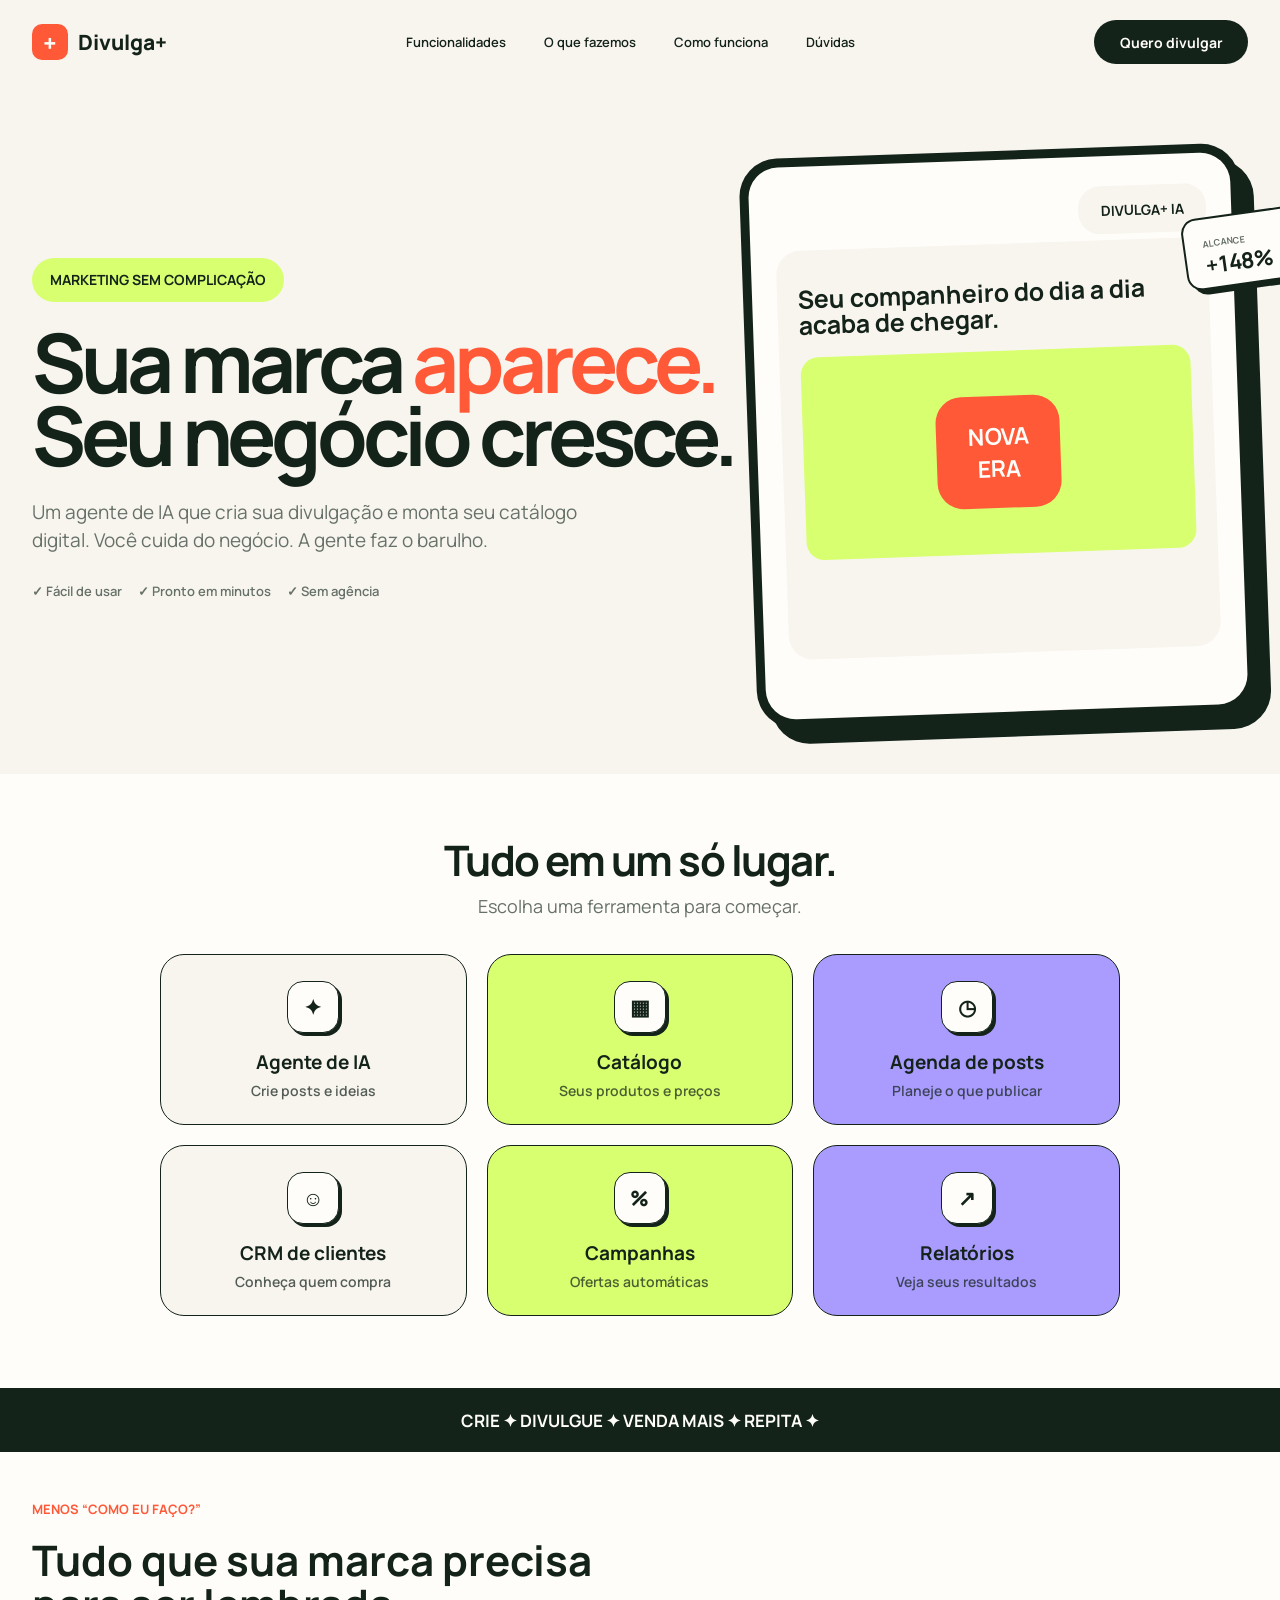
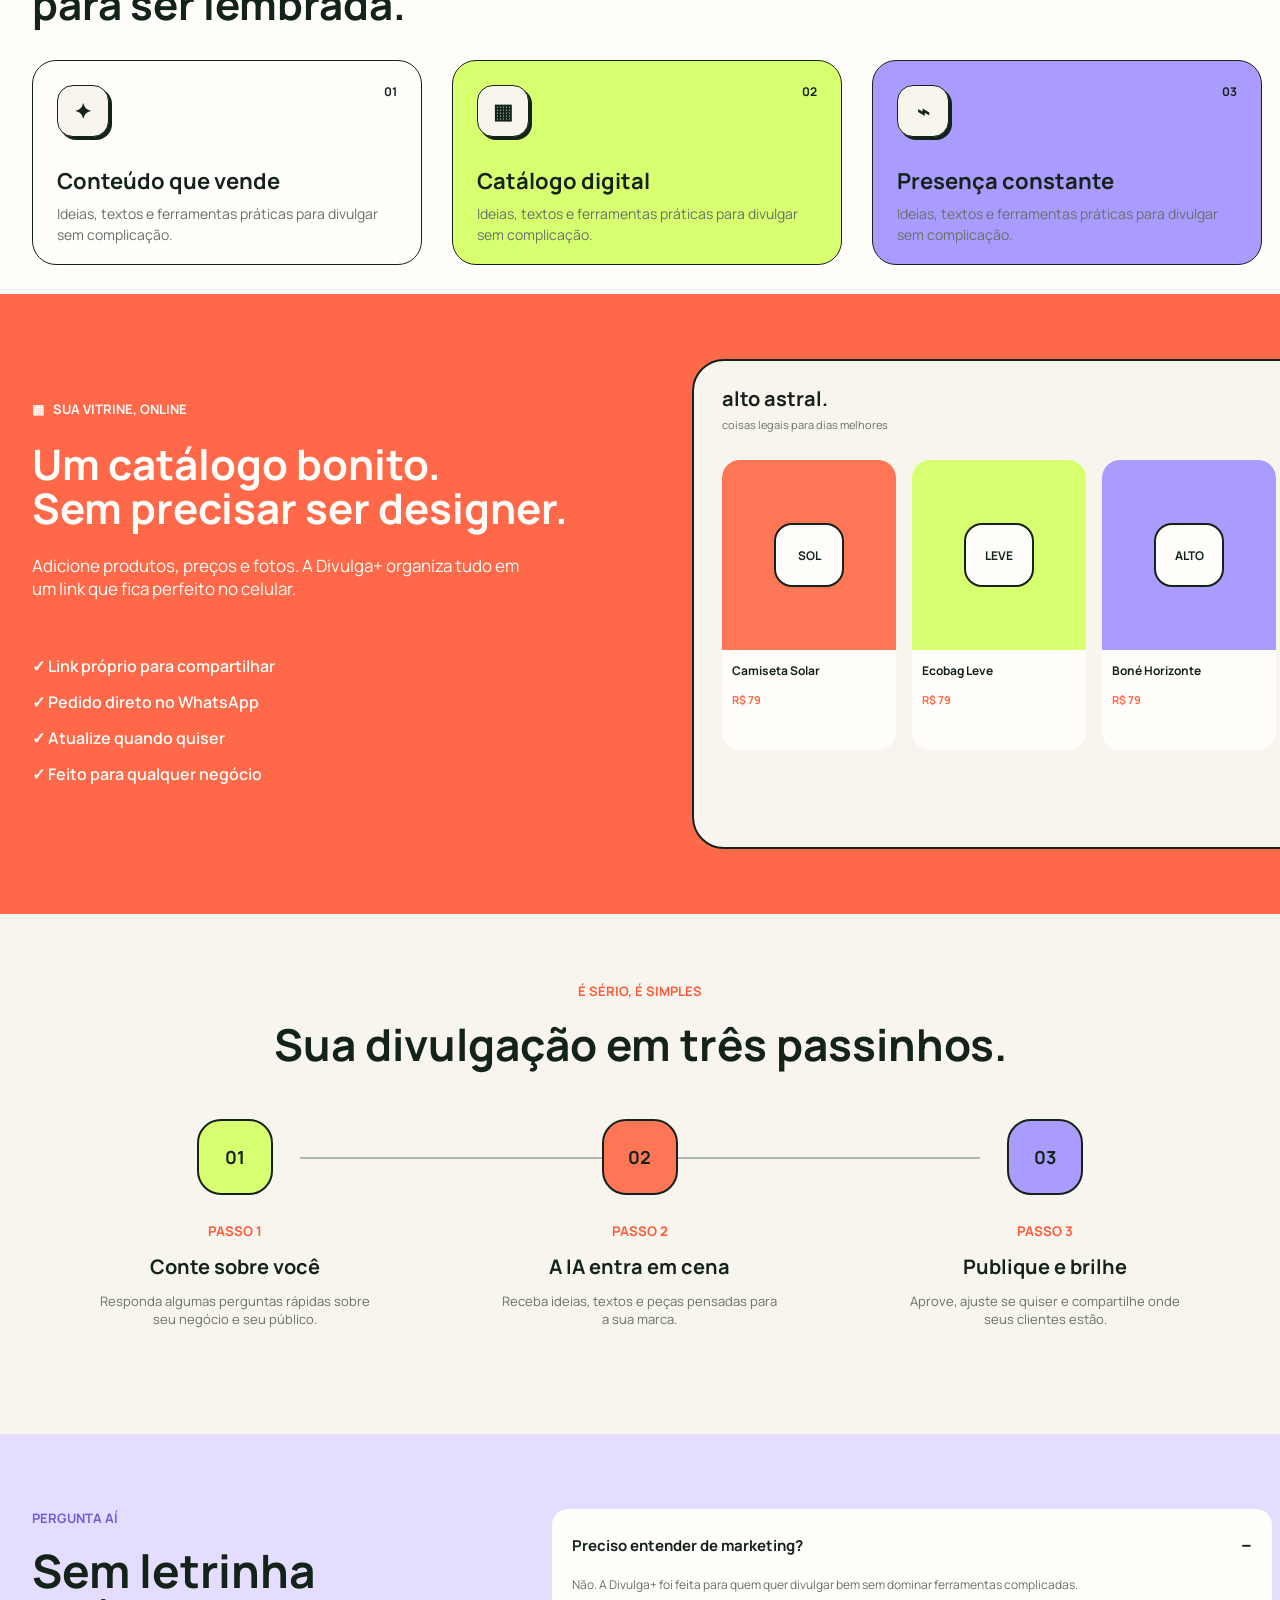
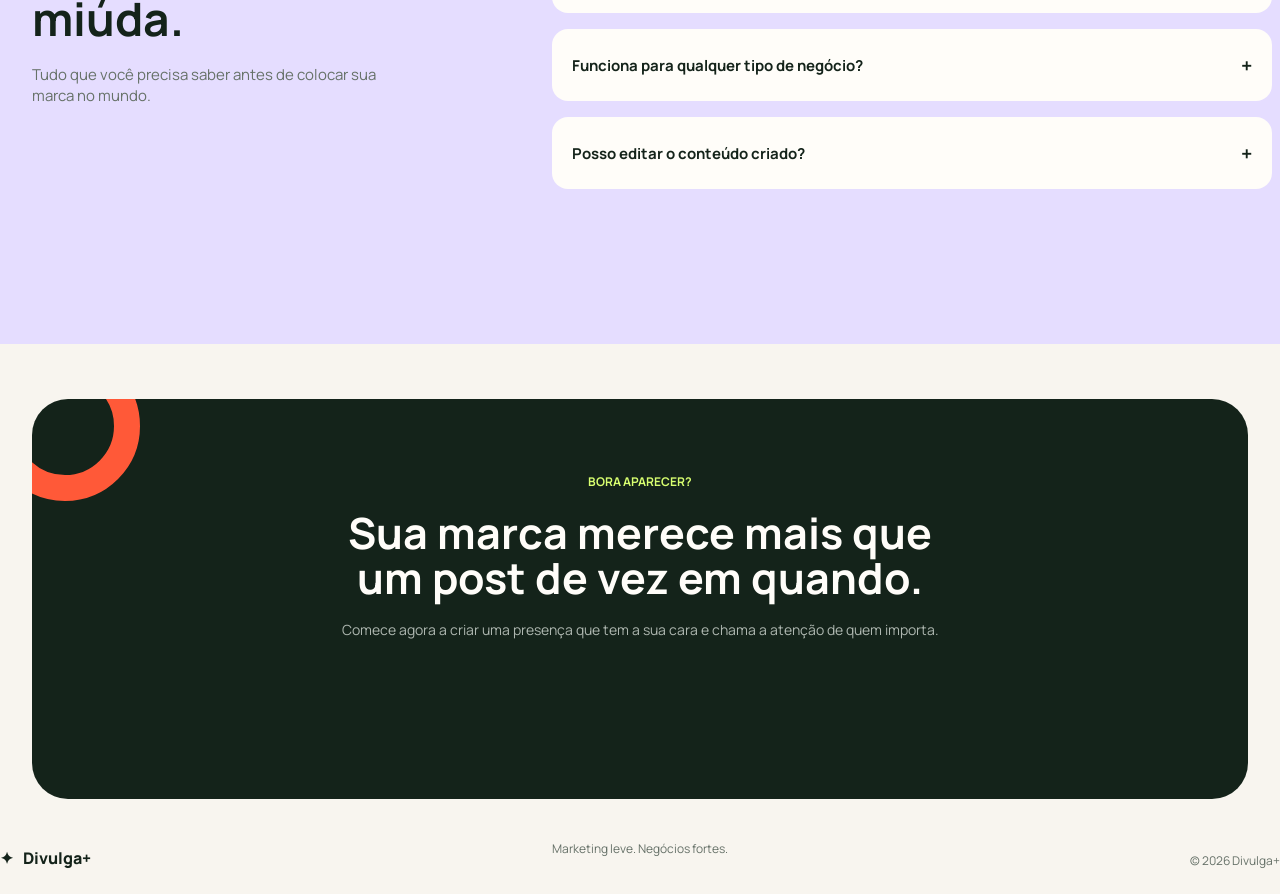
<file: index.html>
<!doctype html>
<html lang="pt-BR">
<head>
  <meta charset="UTF-8" />
  <meta name="viewport" content="width=device-width, initial-scale=1.0" />
  <title>Divulga+ — Marketing sem complicação</title>
  <meta name="description" content="Crie divulgação e catálogo digital para o seu negócio." />
  <link rel="preconnect" href="https://fonts.googleapis.com">
  <link rel="preconnect" href="https://fonts.gstatic.com" crossorigin>
  <link href="https://fonts.googleapis.com/css2?family=Manrope:wght@400;600;700;800&display=swap" rel="stylesheet">
  <link rel="stylesheet" href="/assets/css/styles.css" />
</head>
<body>
  <header class="header" id="inicio">
    <div class="container nav">
      <a class="brand" href="#inicio" aria-label="Divulga+ início"><span class="brand-mark">+</span><span>Divulga+</span></a>
      <button class="menu-toggle" aria-expanded="false" aria-controls="nav-links" aria-label="Abrir menu"><span></span><span></span><span></span></button>
      <nav class="nav-links" id="nav-links" aria-label="Navegação principal">
        <a href="#funcionalidades">Funcionalidades</a><a href="#servicos">O que fazemos</a><a href="#como-funciona">Como funciona</a><a href="#duvidas">Dúvidas</a>
      </nav>
      <a class="button button-dark nav-cta" href="#cta">Quero divulgar</a>
    </div>
  </header>

  <main>
    <section class="hero">
      <div class="container hero-grid">
        <div class="hero-copy">
          <div class="eyebrow pill">MARKETING SEM COMPLICAÇÃO</div>
          <h1>Sua marca <em>aparece.</em><br>Seu negócio cresce.</h1>
          <p>Um agente de IA que cria sua divulgação e monta seu catálogo digital. Você cuida do negócio. A gente faz o barulho.</p>
          <div class="benefits"><span>✓ Fácil de usar</span><span>✓ Pronto em minutos</span><span>✓ Sem agência</span></div>
        </div>
        <div class="hero-visual" aria-label="Prévia de postagem criada pela Divulga+">
          <div class="phone-card">
            <div class="phone-top"><strong></strong><span>DIVULGA+ IA</span></div>
            <article class="post-preview">
              <small></small><h2>Seu companheiro do dia a dia<br>acaba de chegar.</h2>
              <div class="post-art"><div>NOVA<br>ERA</div></div>
            </article>
          </div>
          <div class="floating-stat"><small>ALCANCE</small><strong>+148%</strong></div>
        </div>
      </div>
    </section>

    <section class="features" id="funcionalidades">
      <div class="container">
        <h2>Tudo em um só lugar.</h2>
        <p class="features-lead">Escolha uma ferramenta para começar.</p>
        <nav class="feature-buttons" aria-label="Funcionalidades">
          <a class="feature-button" href="/pages/painel/chat.html"><span class="feature-icon">✦</span><strong>Agente de IA</strong><small>Crie posts e ideias</small></a>
          <a class="feature-button lime" href="/pages/catalog/catalog.html"><span class="feature-icon">▦</span><strong>Catálogo</strong><small>Seus produtos e preços</small></a>
          <a class="feature-button purple" href="/pages/painel/agenda.html"><span class="feature-icon">◷</span><strong>Agenda de posts</strong><small>Planeje o que publicar</small></a>
          <a class="feature-button" href="/pages/painel/crm.html"><span class="feature-icon">☺</span><strong>CRM de clientes</strong><small>Conheça quem compra</small></a>
          <a class="feature-button lime" href="/pages/painel/campanhas.html"><span class="feature-icon">%</span><strong>Campanhas</strong><small>Ofertas automáticas</small></a>
          <a class="feature-button purple" href="/pages/painel/relatorios.html"><span class="feature-icon">↗</span><strong>Relatórios</strong><small>Veja seus resultados</small></a>
        </nav>
      </div>
    </section>

    <div class="ticker" aria-label="Benefícios"><span>CRIE ✦ DIVULGUE ✦ VENDA MAIS ✦ REPITA ✦</span></div>

    <section class="services" id="servicos">
      <div class="container">
        <p class="kicker orange">MENOS “COMO EU FAÇO?”</p>
        <h2>Tudo que sua marca precisa<br>para ser lembrada.</h2>
        <div class="service-grid">
          <article class="service-card"><span class="number">01</span><div class="icon">✦</div><h3>Conteúdo que vende</h3><p>Ideias, textos e ferramentas práticas para divulgar sem complicação.</p></article>
          <article class="service-card lime"><span class="number">02</span><div class="icon">▦</div><h3>Catálogo digital</h3><p>Ideias, textos e ferramentas práticas para divulgar sem complicação.</p></article>
          <article class="service-card purple"><span class="number">03</span><div class="icon">⌁</div><h3>Presença constante</h3><p>Ideias, textos e ferramentas práticas para divulgar sem complicação.</p></article>
        </div>
      </div>
    </section>

    <section class="catalog" id="catalogo">
      <div class="container catalog-grid">
        <div class="catalog-copy"><p class="kicker">▦ &nbsp; SUA VITRINE, ONLINE</p><h2>Um catálogo bonito.<br>Sem precisar ser designer.</h2><p class="lead">Adicione produtos, preços e fotos. A Divulga+ organiza tudo em um link que fica perfeito no celular.</p><ul><li>✓ Link próprio para compartilhar</li><li>✓ Pedido direto no WhatsApp</li><li>✓ Atualize quando quiser</li><li>✓ Feito para qualquer negócio</li></ul></div>
        <div class="shop-preview">
          <div class="shop-header"><strong>alto astral.</strong><span>coisas legais para dias melhores</span></div>
          <div class="products">
            <article class="product"><div class="product-image coral"><span>SOL</span></div><h3>Camiseta Solar</h3><strong>R$ 79</strong></article>
            <article class="product"><div class="product-image lime"><span>LEVE</span></div><h3>Ecobag Leve</h3><strong>R$ 79</strong></article>
            <article class="product"><div class="product-image purple"><span>ALTO</span></div><h3>Boné Horizonte</h3><strong>R$ 79</strong></article>
          </div>
        </div>
      </div>
    </section>

    <section class="steps" id="como-funciona">
      <div class="container">
        <p class="kicker orange centered">É SÉRIO, É SIMPLES</p><h2 class="centered">Sua divulgação em três passinhos.</h2>
        <div class="steps-grid">
          <article><div class="step-number lime-bg">01</div><small>PASSO 1</small><h3>Conte sobre você</h3><p>Responda algumas perguntas rápidas sobre seu negócio e seu público.</p></article>
          <article><div class="step-number coral-bg">02</div><small>PASSO 2</small><h3>A IA entra em cena</h3><p>Receba ideias, textos e peças pensadas para a sua marca.</p></article>
          <article><div class="step-number purple-bg">03</div><small>PASSO 3</small><h3>Publique e brilhe</h3><p>Aprove, ajuste se quiser e compartilhe onde seus clientes estão.</p></article>
        </div>
      </div>
    </section>

    <section class="faq" id="duvidas">
      <div class="container faq-grid"><div><p class="kicker purple-text">PERGUNTA AÍ</p><h2>Sem letrinha<br>miúda.</h2><p class="faq-lead">Tudo que você precisa saber antes de colocar sua marca no mundo.</p></div>
        <div class="accordion">
          <article class="faq-item open"><button aria-expanded="true"><span>Preciso entender de marketing?</span><b>−</b></button><p>Não. A Divulga+ foi feita para quem quer divulgar bem sem dominar ferramentas complicadas.</p></article>
          <article class="faq-item"><button aria-expanded="false"><span>Funciona para qualquer tipo de negócio?</span><b>+</b></button><p>Sim. De pequenos comércios locais a marcas digitais, adaptamos a comunicação ao seu negócio.</p></article>
          <article class="faq-item"><button aria-expanded="false"><span>Posso editar o conteúdo criado?</span><b>+</b></button><p>Claro. Você pode ajustar textos, imagens e informações antes de compartilhar.</p></article>
        </div>
      </div>
    </section>

    <section class="cta" id="cta">
      <div class="container">
        <div class="cta-card"><div class="cta-ring"></div><p>BORA APARECER?</p><h2>Sua marca merece mais que<br>um post de vez em quando.</h2><p class="cta-lead">Comece agora a criar uma presença que tem a sua cara e chama a atenção de quem importa.</p></div></div>
        <footer><a class="brand footer-brand" href="#inicio"><span>✦</span> Divulga+</a><p>Marketing leve. Negócios fortes.</p><small>© 2026 Divulga+</small></footer>
      </div>
    </section>
  </main>
  <script src="/assets/js/script.js"></script>
</body>
</html>
</file>
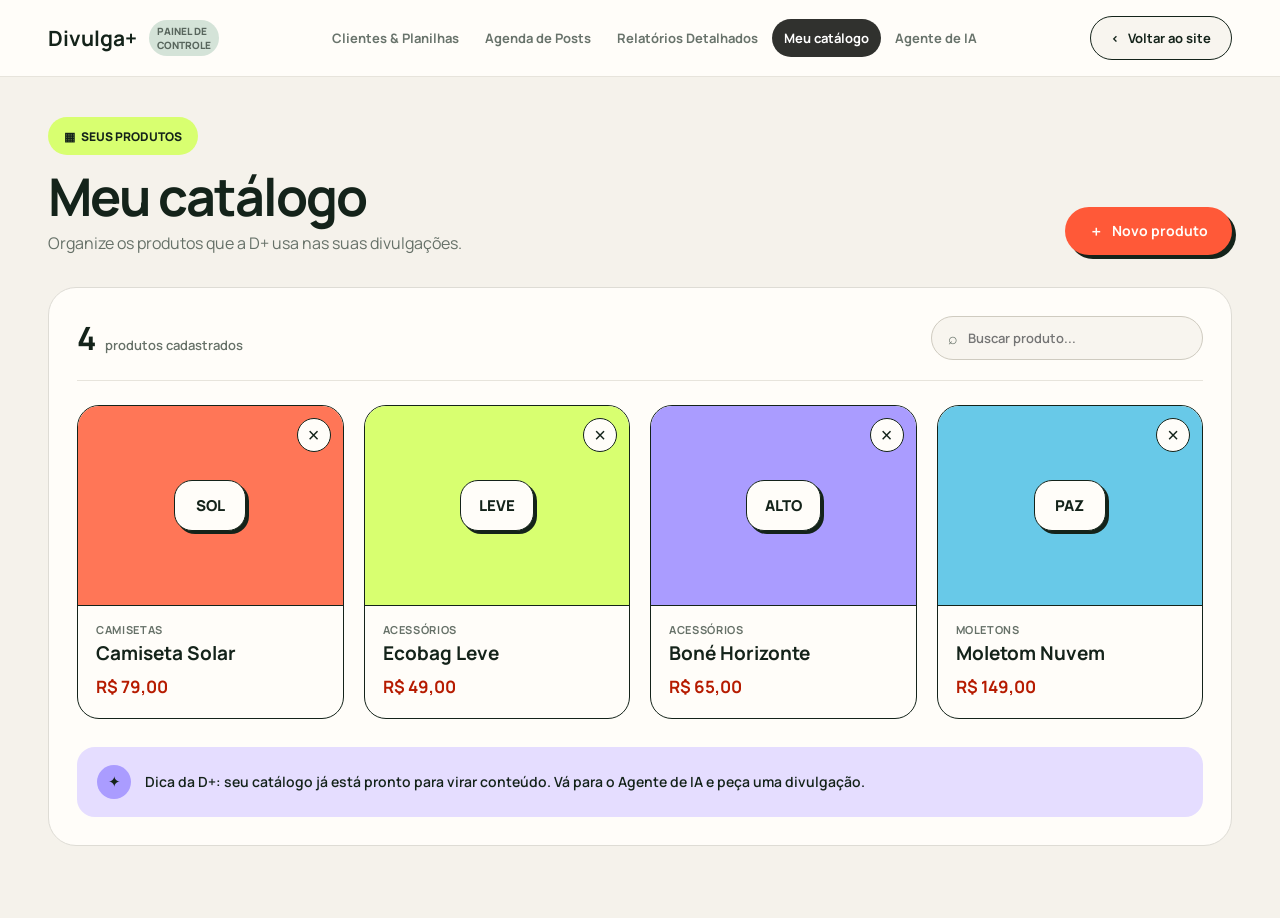
<file: pages/catalog/catalog.html>
<!doctype html>
<html lang="pt-BR">
<head>
  <meta charset="UTF-8"><meta name="viewport" content="width=device-width, initial-scale=1.0">
  <title>Meu catálogo — Divulga+</title>
  <link rel="preconnect" href="https://fonts.googleapis.com">
  <link rel="preconnect" href="https://fonts.gstatic.com" crossorigin>
  <link href="https://fonts.googleapis.com/css2?family=Manrope:wght@400;600;700;800&display=swap" rel="stylesheet">
  <link rel="stylesheet" href="/assets/css/styles.css"><link rel="stylesheet" href="/assets/css/catalog.css">
</head>
<body class="catalog-page">
  <header class="catalog-header">
    <div class="catalog-nav">
      <div class="catalog-brand-wrap"><a class="catalog-brand" href="/index.html">Divulga+</a><span>PAINEL DE<br>CONTROLE</span></div>
      <nav class="catalog-tabs" aria-label="Navegação do painel">
        <a href="/pages/painel/clientes.html">Clientes &amp; Planilhas</a>
        <a href="/pages/painel/agenda.html">Agenda de Posts</a>
        <a href="/pages/painel/relatorios.html">Relatórios Detalhados</a>
        <a class="active" href="/pages/catalog/catalog.html">Meu catálogo</a>
        <a href="/pages/painel/chat.html">Agente de IA</a>
      </nav>
      <a class="back-button" href="/index.html">‹ &nbsp; Voltar ao site</a>
    </div>
  </header>

  <main class="catalog-app">
    <section class="catalog-heading">
      <div><div class="catalog-eyebrow">▦ &nbsp; SEUS PRODUTOS</div><h1>Meu catálogo</h1><p>Organize os produtos que a D+ usa nas suas divulgações.</p></div>
      <div class="catalog-actions"><button class="new-product" id="new-product" type="button">＋ &nbsp; Novo produto</button></div>
    </section>

    <section class="catalog-board">
      <div class="board-toolbar"><div class="product-count"><strong id="product-count">4</strong><span>produtos cadastrados</span></div><label class="search-box"><span aria-hidden="true">⌕</span><input id="product-search" type="search" placeholder="Buscar produto..."></label></div>
      <div class="products-board" id="products-board">
        <article class="catalog-product" data-name="Camiseta Solar">
          <div class="catalog-product-image coral"><div class="product-monogram">SOL</div><button class="delete-product" type="button" aria-label="Excluir Camiseta Solar">×</button></div>
          <div class="catalog-product-info"><small>CAMISETAS</small><h2>Camiseta Solar</h2><strong>R$ 79,00</strong></div>
        </article>
        <article class="catalog-product" data-name="Ecobag Leve">
          <div class="catalog-product-image lime"><div class="product-monogram">LEVE</div><button class="delete-product" type="button" aria-label="Excluir Ecobag Leve">×</button></div>
          <div class="catalog-product-info"><small>ACESSÓRIOS</small><h2>Ecobag Leve</h2><strong>R$ 49,00</strong></div>
        </article>
        <article class="catalog-product" data-name="Boné Horizonte">
          <div class="catalog-product-image purple"><div class="product-monogram">ALTO</div><button class="delete-product" type="button" aria-label="Excluir Boné Horizonte">×</button></div>
          <div class="catalog-product-info"><small>ACESSÓRIOS</small><h2>Boné Horizonte</h2><strong>R$ 65,00</strong></div>
        </article>
        <article class="catalog-product" data-name="Moletom Nuvem">
          <div class="catalog-product-image blue"><div class="product-monogram">PAZ</div><button class="delete-product" type="button" aria-label="Excluir Moletom Nuvem">×</button></div>
          <div class="catalog-product-info"><small>MOLETONS</small><h2>Moletom Nuvem</h2><strong>R$ 149,00</strong></div>
        </article>
      </div>
      <div class="catalog-tip"><span>✦</span><p>Dica da D+: seu catálogo já está pronto para virar conteúdo. Vá para o Agente de IA e peça uma divulgação.</p></div>
    </section>
  </main>

  <dialog id="product-dialog">
    <form method="dialog" id="product-form">
      <button class="dialog-close" type="button" aria-label="Fechar">×</button>
      <small class="dialog-kicker">NOVO PRODUTO</small>
      <h2>Adicionar produto</h2>
      <div class="form-grid">
        <label class="field-full">Nome do produto<input name="name" required placeholder="Ex: Camiseta Aurora"></label>
        <label>Preço<input name="price" required inputmode="decimal" placeholder="89,00"></label>
        <label>Categoria<input name="category" required placeholder="Camisetas"></label>
      </div>
      <div class="product-tip">Dica da D+: use um nome curto e fácil de lembrar. Você poderá adicionar fotos depois.</div>
      <input type="hidden" name="color" value="coral">
      <button class="dialog-save" type="submit">＋ &nbsp; Adicionar ao catálogo</button>
      <p class="dialog-note">Este formulário é uma camada independente para facilitar a edição.</p>
    </form>
  </dialog>
  <script src="/assets/js/catalog.js"></script>
</body>
</html>
</file>
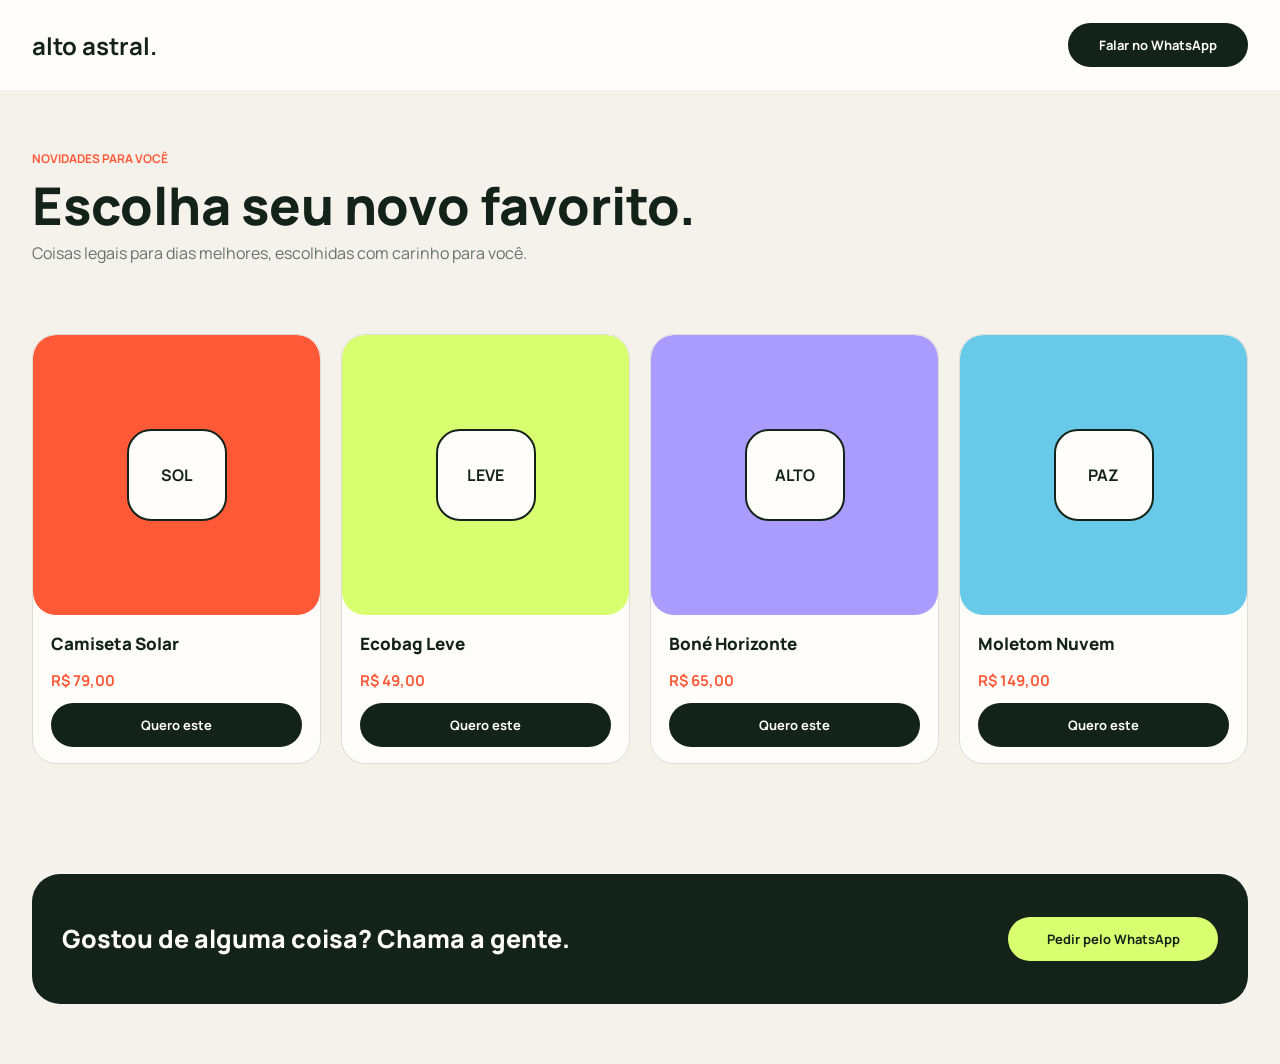
<file: pages/catalog/vitrine.html>
<!doctype html>
<html lang="pt-BR">
<head>
  <meta charset="UTF-8">
  <meta name="viewport" content="width=device-width, initial-scale=1.0">
  <title>alto astral. — Vitrine</title>
  <link rel="preconnect" href="https://fonts.googleapis.com">
  <link rel="preconnect" href="https://fonts.gstatic.com" crossorigin>
  <link href="https://fonts.googleapis.com/css2?family=Manrope:wght@400;600;700;800&display=swap" rel="stylesheet">
  <link rel="stylesheet" href="/assets/css/vitrine.css">
</head>
<body>
  <header class="store-header">
    <div class="store-nav">
      <a class="store-brand" href="/index.html">alto astral.</a>
      <a class="whatsapp-header" href="https://wa.me/" target="_blank" rel="noopener">Falar no WhatsApp</a>
    </div>
  </header>

  <main class="store-main">
    <section class="store-heading">
      <p>NOVIDADES PARA VOCÊ</p>
      <h1>Escolha seu novo favorito.</h1>
      <span>Coisas legais para dias melhores, escolhidas com carinho para você.</span>
    </section>

    <section class="product-grid" aria-label="Produtos">
      <article class="store-product">
        <div class="product-visual coral"><span>SOL</span></div>
        <div class="product-details"><h2>Camiseta Solar</h2><strong>R$ 79,00</strong><button type="button" data-product="Camiseta Solar">Quero este</button></div>
      </article>
      <article class="store-product">
        <div class="product-visual lime"><span>LEVE</span></div>
        <div class="product-details"><h2>Ecobag Leve</h2><strong>R$ 49,00</strong><button type="button" data-product="Ecobag Leve">Quero este</button></div>
      </article>
      <article class="store-product">
        <div class="product-visual purple"><span>ALTO</span></div>
        <div class="product-details"><h2>Boné Horizonte</h2><strong>R$ 65,00</strong><button type="button" data-product="Boné Horizonte">Quero este</button></div>
      </article>
      <article class="store-product">
        <div class="product-visual blue"><span>PAZ</span></div>
        <div class="product-details"><h2>Moletom Nuvem</h2><strong>R$ 149,00</strong><button type="button" data-product="Moletom Nuvem">Quero este</button></div>
      </article>
    </section>

    <section class="store-cta">
      <h2>Gostou de alguma coisa? Chama a gente.</h2>
      <a href="https://wa.me/" target="_blank" rel="noopener">Pedir pelo WhatsApp</a>
    </section>
  </main>
  <script src="/assets/js/vitrine.js"></script>
</body>
</html>
</file>
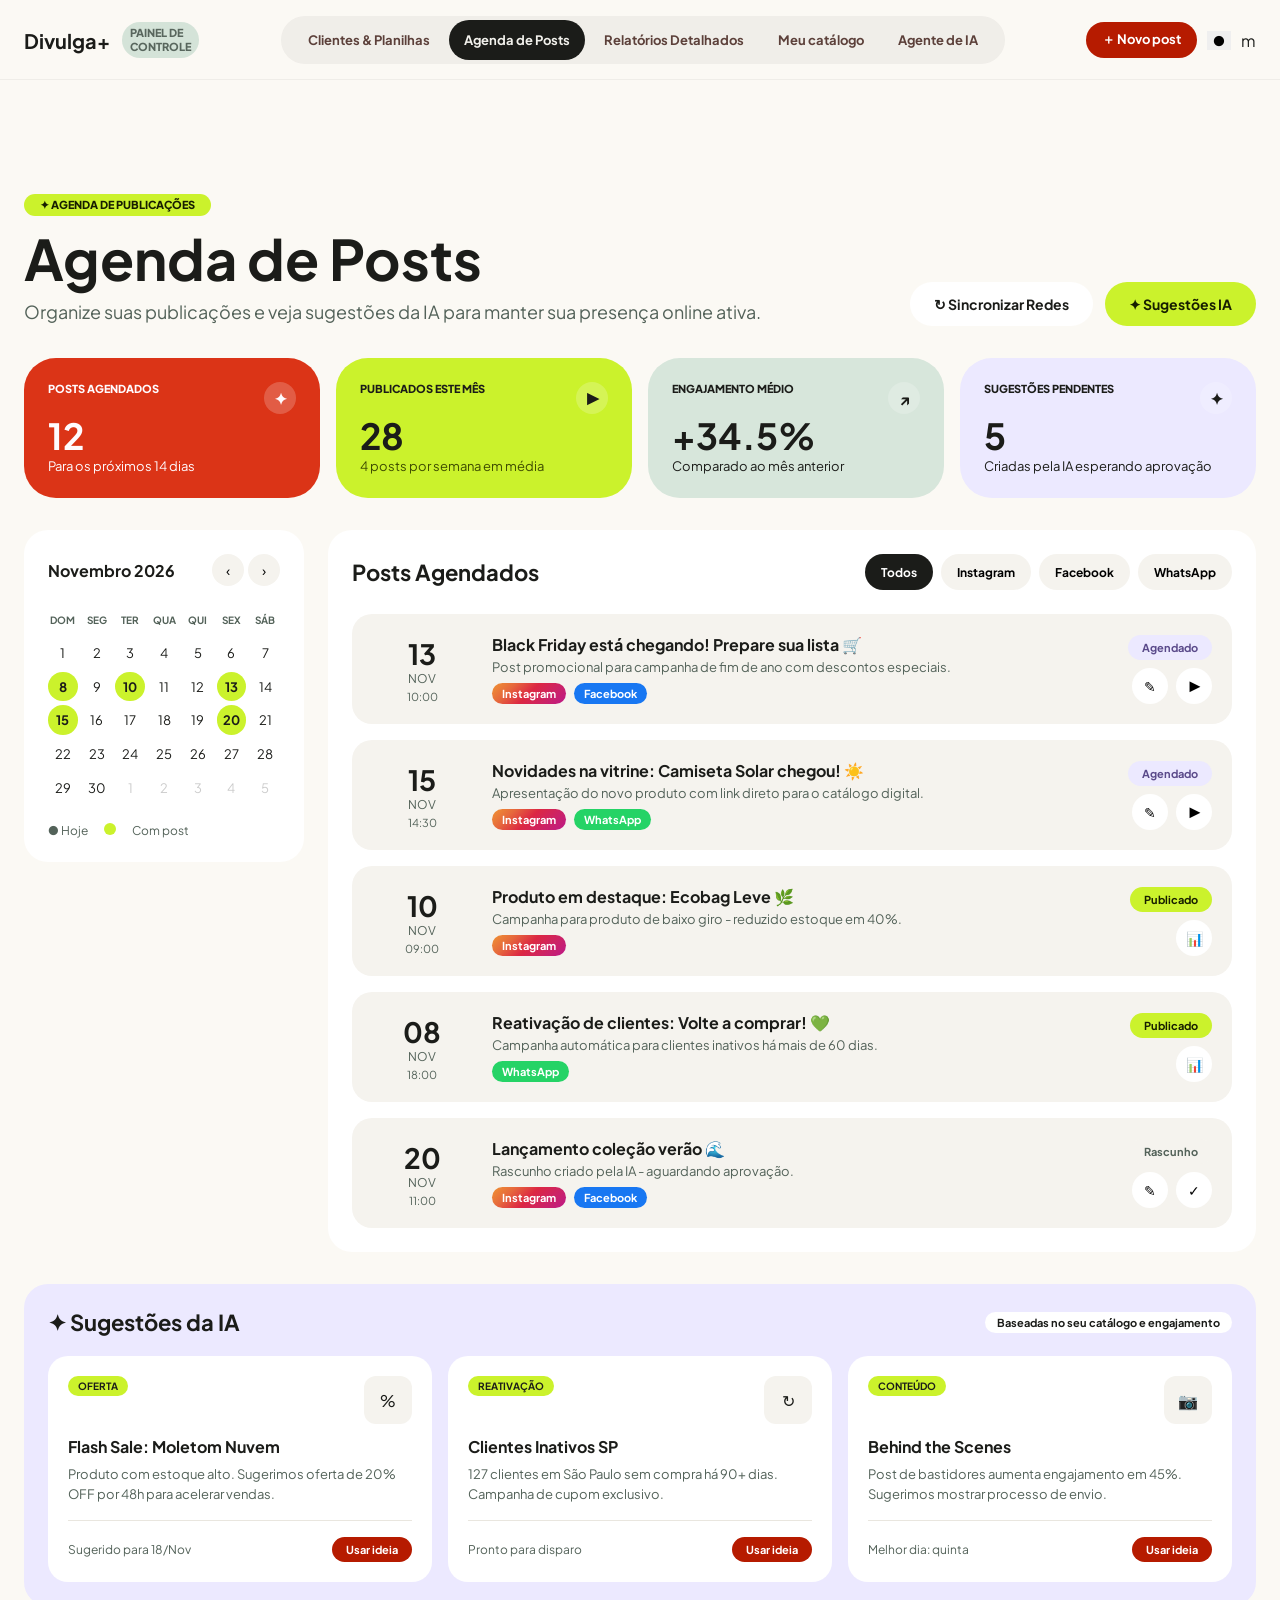
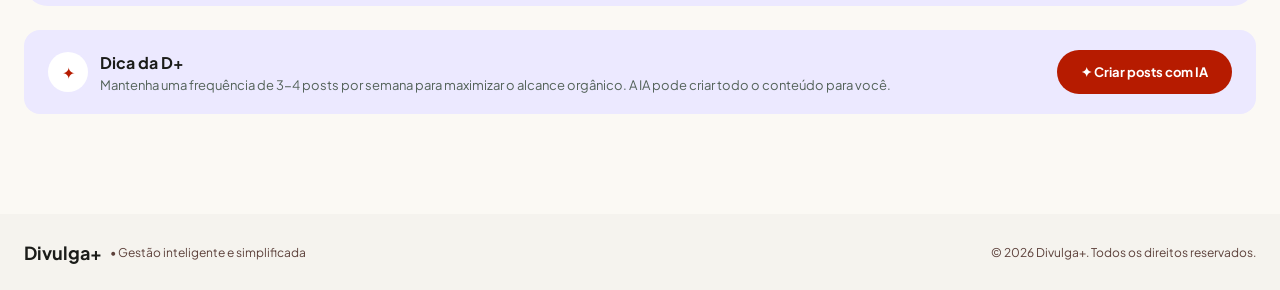
<file: pages/painel/agenda.html>
<!doctype html>
<html lang="pt-BR">
<head>
  <meta charset="UTF-8">
  <meta name="viewport" content="width=device-width, initial-scale=1.0">
  <title>Agenda de Posts — Divulga+</title>
  <link rel="preconnect" href="https://fonts.googleapis.com">
  <link rel="preconnect" href="https://fonts.gstatic.com" crossorigin>
  <link href="https://fonts.googleapis.com/css2?family=Plus+Jakarta+Sans:wght@400;500;600;700;800&display=swap" rel="stylesheet">
  <link rel="stylesheet" href="/assets/css/agenda-layout.css">
</head>
<body>
  <header class="topbar">
    <div class="topbar-inner">
      <div class="brand-wrap">
        <a class="brand" href="/index.html">Divulga+</a>
        <span>PAINEL DE<br>CONTROLE</span>
      </div>
      <nav class="main-tabs" aria-label="Navegação do painel">
        <a href="/pages/painel/clientes.html">Clientes &amp; Planilhas</a>
        <a class="active" href="/pages/painel/agenda.html">Agenda de Posts</a>
        <a href="/pages/painel/relatorios.html">Relatórios Detalhados</a>
        <a href="/pages/catalog/catalog.html">Meu catálogo</a>
        <a href="/pages/painel/chat.html">Agente de IA</a>
      </nav>
      <div class="top-actions">
        <button class="btn-primary" id="new-post-btn">＋ Novo post</button>
        <button class="bell" aria-label="Notificações">●</button>
        <span class="avatar">m</span>
      </div>
    </div>
  </header>

  <main class="agenda-dashboard">
    <section class="heading-row">
      <div class="heading-copy">
        <p class="kicker">✦ AGENDA DE PUBLICAÇÕES</p>
        <h1>Agenda de Posts</h1>
        <p class="subtitle">Organize suas publicações e veja sugestões da IA para manter sua presença online ativa.</p>
      </div>
      <div class="heading-actions">
        <button class="btn-secondary">↻ Sincronizar Redes</button>
        <button class="btn-lime" id="ai-suggest-btn">✦ Sugestões IA</button>
      </div>
    </section>

    <section class="stats" aria-label="Resumo">
      <article class="stat coral">
        <header>
          <span>POSTS AGENDADOS</span>
          <b>✦</b>
        </header>
        <strong>12</strong>
        <p>Para os próximos 14 dias</p>
      </article>
      <article class="stat lime">
        <header>
          <span>PUBLICADOS ESTE MÊS</span>
          <b>▶</b>
        </header>
        <strong>28</strong>
        <p>4 posts por semana em média</p>
      </article>
      <article class="stat mint">
        <header>
          <span>ENGAJAMENTO MÉDIO</span>
          <b>↗</b>
        </header>
        <strong>+34.5%</strong>
        <p>Comparado ao mês anterior</p>
      </article>
      <article class="stat purple">
        <header>
          <span>SUGESTÕES PENDENTES</span>
          <b>✦</b>
        </header>
        <strong>5</strong>
        <p>Criadas pela IA esperando aprovação</p>
      </article>
    </section>

    <section class="calendar-section">
      <aside class="calendar-sidebar">
        <div class="calendar-header">
          <h3>Novembro 2026</h3>
          <div class="calendar-nav">
            <button aria-label="Mês anterior">‹</button>
            <button aria-label="Próximo mês">›</button>
          </div>
        </div>
        <div class="calendar-grid">
          <div class="calendar-day-header">DOM</div>
          <div class="calendar-day-header">SEG</div>
          <div class="calendar-day-header">TER</div>
          <div class="calendar-day-header">QUA</div>
          <div class="calendar-day-header">QUI</div>
          <div class="calendar-day-header">SEX</div>
          <div class="calendar-day-header">SÁB</div>
          <div class="calendar-day other-month">26</div>
          <div class="calendar-day other-month">27</div>
          <div class="calendar-day other-month">28</div>
          <div class="calendar-day other-month">29</div>
          <div class="calendar-day other-month">30</div>
          <div class="calendar-day other-month">31</div>
          <div class="calendar-day">1</div>
          <div class="calendar-day">2</div>
          <div class="calendar-day">3</div>
          <div class="calendar-day">4</div>
          <div class="calendar-day has-post">5</div>
          <div class="calendar-day">6</div>
          <div class="calendar-day has-post">7</div>
          <div class="calendar-day">8</div>
          <div class="calendar-day">9</div>
          <div class="calendar-day has-post">10</div>
          <div class="calendar-day">11</div>
          <div class="calendar-day has-post">12</div>
          <div class="calendar-day today has-post">13</div>
          <div class="calendar-day">14</div>
          <div class="calendar-day">15</div>
          <div class="calendar-day">16</div>
          <div class="calendar-day">17</div>
          <div class="calendar-day">18</div>
          <div class="calendar-day has-post">19</div>
          <div class="calendar-day">20</div>
          <div class="calendar-day has-post">21</div>
          <div class="calendar-day">22</div>
          <div class="calendar-day">23</div>
          <div class="calendar-day">24</div>
          <div class="calendar-day">25</div>
          <div class="calendar-day has-post">26</div>
          <div class="calendar-day">27</div>
          <div class="calendar-day">28</div>
          <div class="calendar-day">29</div>
          <div class="calendar-day">30</div>
        </div>
        <div class="calendar-legend" style="margin-top: 20px; font-size: 12px; color: var(--muted);">
          <div style="display: flex; gap: 16px; flex-wrap: wrap;">
            <span>● Hoje</span>
            <span style="background: var(--lime); width: 12px; height: 12px; border-radius: 50%; display: inline-block;"></span> Com post
          </div>
        </div>
      </aside>

      <section class="posts-section">
        <div class="posts-header">
          <h2>Posts Agendados</h2>
          <div class="posts-filters">
            <button class="active">Todos</button>
            <button>Instagram</button>
            <button>Facebook</button>
            <button>WhatsApp</button>
          </div>
        </div>

        <div class="posts-list" id="posts-list">
          <article class="post-item">
            <div class="post-date">
              <div class="day">13</div>
              <div class="month">Nov</div>
              <div class="time">10:00</div>
            </div>
            <div class="post-content">
              <h3>Black Friday está chegando! Prepare sua lista 🛒</h3>
              <p>Post promocional para campanha de fim de ano com descontos especiais.</p>
              <div class="post-platforms">
                <span class="platform-tag instagram">Instagram</span>
                <span class="platform-tag facebook">Facebook</span>
              </div>
            </div>
            <div class="post-status">
              <span class="status-badge scheduled">Agendado</span>
              <div class="post-actions">
                <button aria-label="Editar">✎</button>
                <button aria-label="Publicar agora">▶</button>
              </div>
            </div>
          </article>

          <article class="post-item">
            <div class="post-date">
              <div class="day">15</div>
              <div class="month">Nov</div>
              <div class="time">14:30</div>
            </div>
            <div class="post-content">
              <h3>Novidades na vitrine: Camiseta Solar chegou! ☀️</h3>
              <p>Apresentação do novo produto com link direto para o catálogo digital.</p>
              <div class="post-platforms">
                <span class="platform-tag instagram">Instagram</span>
                <span class="platform-tag whatsapp">WhatsApp</span>
              </div>
            </div>
            <div class="post-status">
              <span class="status-badge scheduled">Agendado</span>
              <div class="post-actions">
                <button aria-label="Editar">✎</button>
                <button aria-label="Publicar agora">▶</button>
              </div>
            </div>
          </article>

          <article class="post-item">
            <div class="post-date">
              <div class="day">10</div>
              <div class="month">Nov</div>
              <div class="time">09:00</div>
            </div>
            <div class="post-content">
              <h3>Produto em destaque: Ecobag Leve 🌿</h3>
              <p>Campanha para produto de baixo giro - reduzido estoque em 40%.</p>
              <div class="post-platforms">
                <span class="platform-tag instagram">Instagram</span>
              </div>
            </div>
            <div class="post-status">
              <span class="status-badge published">Publicado</span>
              <div class="post-actions">
                <button aria-label="Ver métricas">📊</button>
              </div>
            </div>
          </article>

          <article class="post-item">
            <div class="post-date">
              <div class="day">08</div>
              <div class="month">Nov</div>
              <div class="time">18:00</div>
            </div>
            <div class="post-content">
              <h3>Reativação de clientes: Volte a comprar! 💚</h3>
              <p>Campanha automática para clientes inativos há mais de 60 dias.</p>
              <div class="post-platforms">
                <span class="platform-tag whatsapp">WhatsApp</span>
              </div>
            </div>
            <div class="post-status">
              <span class="status-badge published">Publicado</span>
              <div class="post-actions">
                <button aria-label="Ver métricas">📊</button>
              </div>
            </div>
          </article>

          <article class="post-item">
            <div class="post-date">
              <div class="day">20</div>
              <div class="month">Nov</div>
              <div class="time">11:00</div>
            </div>
            <div class="post-content">
              <h3>Lançamento coleção verão 🌊</h3>
              <p>Rascunho criado pela IA - aguardando aprovação.</p>
              <div class="post-platforms">
                <span class="platform-tag instagram">Instagram</span>
                <span class="platform-tag facebook">Facebook</span>
              </div>
            </div>
            <div class="post-status">
              <span class="status-badge draft">Rascunho</span>
              <div class="post-actions">
                <button aria-label="Editar">✎</button>
                <button aria-label="Aprovar">✓</button>
              </div>
            </div>
          </article>
        </div>
      </section>
    </section>

    <section class="ai-suggestions">
      <div class="ai-header">
        <h2>✦ Sugestões da IA</h2>
        <span>Baseadas no seu catálogo e engajamento</span>
      </div>
      <div class="ai-grid" id="ai-suggestions">
        <article class="ai-card">
          <div class="ai-card-header">
            <span class="ai-card-type">OFERTA</span>
            <div class="ai-card-preview">%</div>
          </div>
          <h3>Flash Sale: Moletom Nuvem</h3>
          <p>Produto com estoque alto. Sugerimos oferta de 20% OFF por 48h para acelerar vendas.</p>
          <div class="ai-card-footer">
            <span class="ai-card-date">Sugerido para 18/Nov</span>
            <button class="ai-card-action">Usar ideia</button>
          </div>
        </article>

        <article class="ai-card">
          <div class="ai-card-header">
            <span class="ai-card-type">REATIVAÇÃO</span>
            <div class="ai-card-preview">↻</div>
          </div>
          <h3>Clientes Inativos SP</h3>
          <p>127 clientes em São Paulo sem compra há 90+ dias. Campanha de cupom exclusivo.</p>
          <div class="ai-card-footer">
            <span class="ai-card-date">Pronto para disparo</span>
            <button class="ai-card-action">Usar ideia</button>
          </div>
        </article>

        <article class="ai-card">
          <div class="ai-card-header">
            <span class="ai-card-type">CONTEÚDO</span>
            <div class="ai-card-preview">📷</div>
          </div>
          <h3>Behind the Scenes</h3>
          <p>Post de bastidores aumenta engajamento em 45%. Sugerimos mostrar processo de envio.</p>
          <div class="ai-card-footer">
            <span class="ai-card-date">Melhor dia: quinta</span>
            <button class="ai-card-action">Usar ideia</button>
          </div>
        </article>
      </div>
    </section>

    <aside class="tip">
      <div>
        <span class="tip-icon">✦</span>
        <div>
          <strong>Dica da D+</strong>
          <p>Mantenha uma frequência de 3-4 posts por semana para maximizar o alcance orgânico. A IA pode criar todo o conteúdo para você.</p>
        </div>
      </div>
      <button id="ai-create-btn">✦ Criar posts com IA</button>
    </aside>
  </main>

  <!-- Modal Novo Post -->
  <div class="modal-overlay" id="post-modal">
    <div class="modal">
      <div class="modal-header">
        <h2>Novo Post</h2>
        <button class="modal-close" aria-label="Fechar">×</button>
      </div>
      <form id="post-form">
        <div class="form-grid">
          <div class="form-group">
            <label for="post-title">Título do Post</label>
            <input type="text" id="post-title" name="title" placeholder="Ex: Promoção de Verão" required>
          </div>
          <div class="form-group">
            <label for="post-date">Data e Hora</label>
            <input type="datetime-local" id="post-date" name="date" required>
          </div>
          <div class="form-group full-width">
            <label for="post-content">Conteúdo</label>
            <textarea id="post-content" name="content" placeholder="Digite o texto do post..." required></textarea>
          </div>
          <div class="form-group">
            <label for="post-platform">Plataforma</label>
            <select id="post-platform" name="platform">
              <option value="instagram">Instagram</option>
              <option value="facebook">Facebook</option>
              <option value="whatsapp">WhatsApp</option>
              <option value="all">Todas</option>
            </select>
          </div>
          <div class="form-group">
            <label for="post-type">Tipo</label>
            <select id="post-type" name="type">
              <option value="promotional">Promocional</option>
              <option value="product">Produto</option>
              <option value="engagement">Engajamento</option>
              <option value="reactivation">Reativação</option>
            </select>
          </div>
        </div>
        <div class="form-actions">
          <button type="button" class="btn-secondary">Salvar rascunho</button>
          <button type="submit" class="btn-primary" style="background: var(--lime); color: #171e00;">Agendar Post</button>
        </div>
      </form>
    </div>
  </div>

  <footer>
    <strong>Divulga+</strong>
    <span>• Gestão inteligente e simplificada</span>
    <small>© 2026 Divulga+. Todos os direitos reservados.</small>
  </footer>

  <script src="/assets/js/agenda.js"></script>
</body>
</html>
</file>
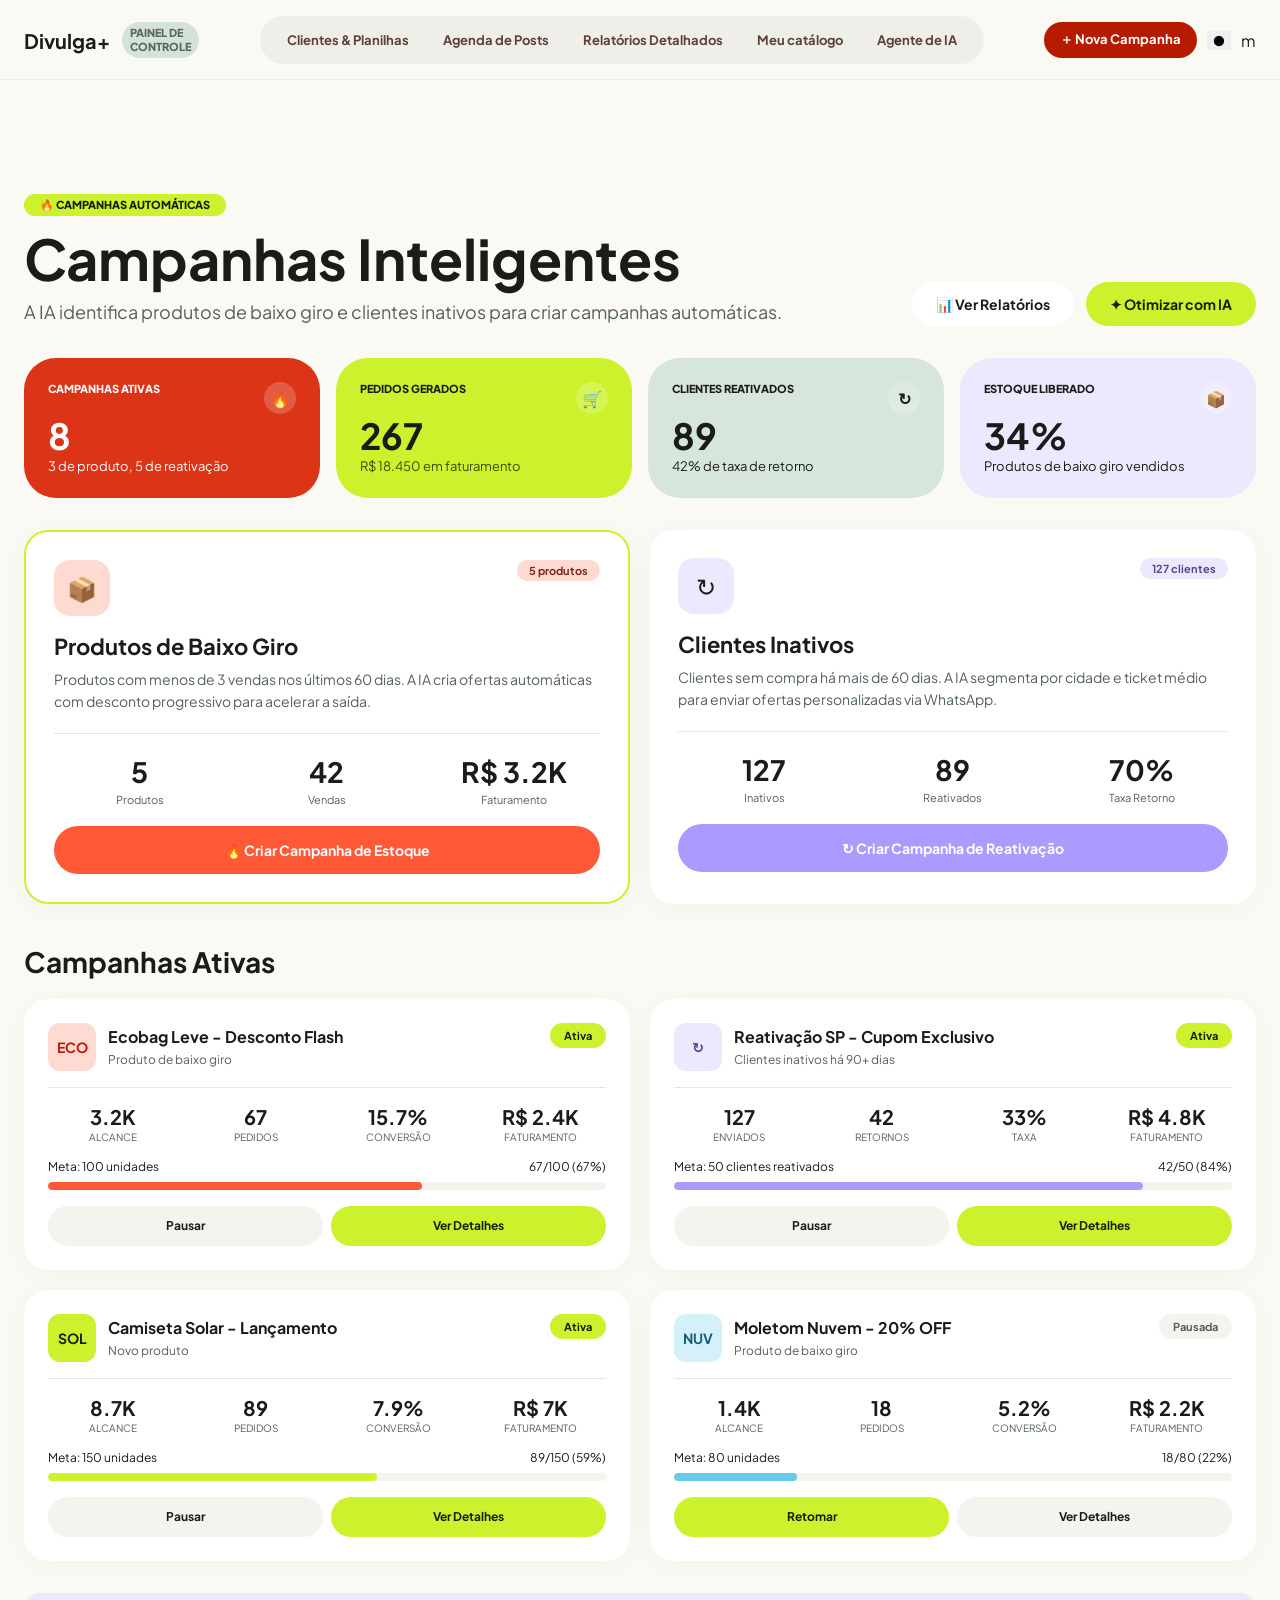
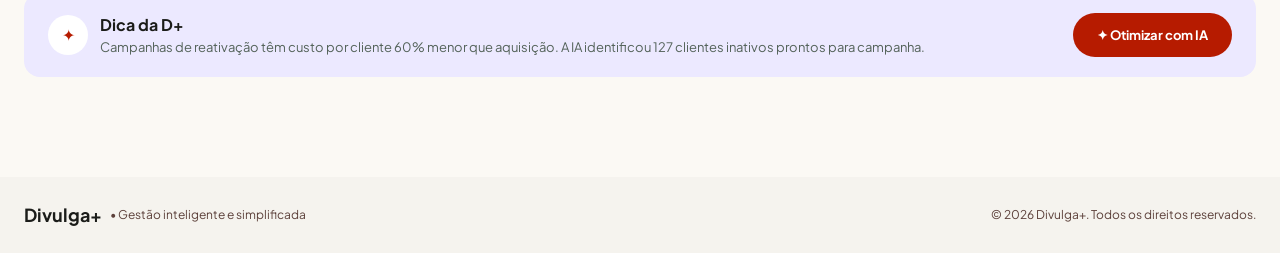
<file: pages/painel/campanhas.html>
<!doctype html>
<html lang="pt-BR">
<head>
  <meta charset="UTF-8">
  <meta name="viewport" content="width=device-width, initial-scale=1.0">
  <title>Campanhas Automáticas — Divulga+</title>
  <link rel="preconnect" href="https://fonts.googleapis.com">
  <link rel="preconnect" href="https://fonts.gstatic.com" crossorigin>
  <link href="https://fonts.googleapis.com/css2?family=Plus+Jakarta+Sans:wght@400;500;600;700;800&display=swap" rel="stylesheet">
  <link rel="stylesheet" href="/assets/css/campanhas.css">
</head>
<body>
  <header class="topbar">
    <div class="topbar-inner">
      <div class="brand-wrap">
        <a class="brand" href="/index.html">Divulga+</a>
        <span>PAINEL DE<br>CONTROLE</span>
      </div>
      <nav class="main-tabs" aria-label="Navegação do painel">
        <a href="/pages/painel/clientes.html">Clientes &amp; Planilhas</a>
        <a href="/pages/painel/agenda.html">Agenda de Posts</a>
        <a href="/pages/painel/relatorios.html">Relatórios Detalhados</a>
        <a href="/pages/catalog/catalog.html">Meu catálogo</a>
        <a href="/pages/painel/chat.html">Agente de IA</a>
      </nav>
      <div class="top-actions">
        <button class="btn-primary" id="new-campaign-btn">＋ Nova Campanha</button>
        <button class="bell" aria-label="Notificações">●</button>
        <span class="avatar">m</span>
      </div>
    </div>
  </header>

  <main class="campaigns-dashboard">
    <section class="heading-row">
      <div class="heading-copy">
        <p class="kicker">🔥 CAMPANHAS AUTOMÁTICAS</p>
        <h1>Campanhas Inteligentes</h1>
        <p class="subtitle">A IA identifica produtos de baixo giro e clientes inativos para criar campanhas automáticas.</p>
      </div>
      <div class="heading-actions">
        <button class="btn-secondary">📊 Ver Relatórios</button>
        <button class="btn-lime">✦ Otimizar com IA</button>
      </div>
    </section>

    <section class="stats" aria-label="Resumo">
      <article class="stat coral">
        <header>
          <span>CAMPANHAS ATIVAS</span>
          <b>🔥</b>
        </header>
        <strong>8</strong>
        <p>3 de produto, 5 de reativação</p>
      </article>
      <article class="stat lime">
        <header>
          <span>PEDIDOS GERADOS</span>
          <b>🛒</b>
        </header>
        <strong>267</strong>
        <p>R$ 18.450 em faturamento</p>
      </article>
      <article class="stat mint">
        <header>
          <span>CLIENTES REATIVADOS</span>
          <b>↻</b>
        </header>
        <strong>89</strong>
        <p>42% de taxa de retorno</p>
      </article>
      <article class="stat purple">
        <header>
          <span>ESTOQUE LIBERADO</span>
          <b>📦</b>
        </header>
        <strong>34%</strong>
        <p>Produtos de baixo giro vendidos</p>
      </article>
    </section>

    <section class="campaign-types">
      <article class="campaign-type-card highlighted">
        <div class="type-header">
          <div class="type-icon low-stock">📦</div>
          <span class="type-badge urgent">5 produtos</span>
        </div>
        <h3>Produtos de Baixo Giro</h3>
        <p>Produtos com menos de 3 vendas nos últimos 60 dias. A IA cria ofertas automáticas com desconto progressivo para acelerar a saída.</p>
        <div class="type-stats">
          <div class="type-stat">
            <div class="type-stat-value">5</div>
            <div class="type-stat-label">Produtos</div>
          </div>
          <div class="type-stat">
            <div class="type-stat-value">42</div>
            <div class="type-stat-label">Vendas</div>
          </div>
          <div class="type-stat">
            <div class="type-stat-value">R$ 3.2K</div>
            <div class="type-stat-label">Faturamento</div>
          </div>
        </div>
        <div class="type-action">
          <button class="btn-coral" id="create-stock-campaign">🔥 Criar Campanha de Estoque</button>
        </div>
      </article>

      <article class="campaign-type-card">
        <div class="type-header">
          <div class="type-icon inactive">↻</div>
          <span class="type-badge moderate">127 clientes</span>
        </div>
        <h3>Clientes Inativos</h3>
        <p>Clientes sem compra há mais de 60 dias. A IA segmenta por cidade e ticket médio para enviar ofertas personalizadas via WhatsApp.</p>
        <div class="type-stats">
          <div class="type-stat">
            <div class="type-stat-value">127</div>
            <div class="type-stat-label">Inativos</div>
          </div>
          <div class="type-stat">
            <div class="type-stat-value">89</div>
            <div class="type-stat-label">Reativados</div>
          </div>
          <div class="type-stat">
            <div class="type-stat-value">70%</div>
            <div class="type-stat-label">Taxa Retorno</div>
          </div>
        </div>
        <div class="type-action">
          <button class="btn-purple" id="create-reactivation-campaign">↻ Criar Campanha de Reativação</button>
        </div>
      </article>
    </section>

    <section class="active-campaigns">
      <div class="section-header">
        <h2>Campanhas Ativas</h2>
      </div>

      <div class="campaigns-list">
        <article class="campaign-card">
          <div class="campaign-header">
            <div class="campaign-product">
              <div class="product-thumb coral">ECO</div>
              <div class="product-info">
                <h4>Ecobag Leve - Desconto Flash</h4>
                <span>Produto de baixo giro</span>
              </div>
            </div>
            <span class="campaign-status active">Ativa</span>
          </div>
          <div class="campaign-metrics">
            <div class="metric">
              <div class="metric-value">3.2K</div>
              <div class="metric-label">Alcance</div>
            </div>
            <div class="metric">
              <div class="metric-value">67</div>
              <div class="metric-label">Pedidos</div>
            </div>
            <div class="metric">
              <div class="metric-value">15.7%</div>
              <div class="metric-label">Conversão</div>
            </div>
            <div class="metric">
              <div class="metric-value">R$ 2.4K</div>
              <div class="metric-label">Faturamento</div>
            </div>
          </div>
          <div class="campaign-progress">
            <div class="progress-header">
              <span>Meta: 100 unidades</span>
              <span>67/100 (67%)</span>
            </div>
            <div class="progress-bar">
              <div class="progress-fill coral" style="width: 67%;"></div>
            </div>
          </div>
          <div class="campaign-actions">
            <button class="btn-outline">Pausar</button>
            <button class="btn-lime">Ver Detalhes</button>
          </div>
        </article>

        <article class="campaign-card">
          <div class="campaign-header">
            <div class="campaign-product">
              <div class="product-thumb purple">↻</div>
              <div class="product-info">
                <h4>Reativação SP - Cupom Exclusivo</h4>
                <span>Clientes inativos há 90+ dias</span>
              </div>
            </div>
            <span class="campaign-status active">Ativa</span>
          </div>
          <div class="campaign-metrics">
            <div class="metric">
              <div class="metric-value">127</div>
              <div class="metric-label">Enviados</div>
            </div>
            <div class="metric">
              <div class="metric-value">42</div>
              <div class="metric-label">Retornos</div>
            </div>
            <div class="metric">
              <div class="metric-value">33%</div>
              <div class="metric-label">Taxa</div>
            </div>
            <div class="metric">
              <div class="metric-value">R$ 4.8K</div>
              <div class="metric-label">Faturamento</div>
            </div>
          </div>
          <div class="campaign-progress">
            <div class="progress-header">
              <span>Meta: 50 clientes reativados</span>
              <span>42/50 (84%)</span>
            </div>
            <div class="progress-bar">
              <div class="progress-fill purple" style="width: 84%;"></div>
            </div>
          </div>
          <div class="campaign-actions">
            <button class="btn-outline">Pausar</button>
            <button class="btn-lime">Ver Detalhes</button>
          </div>
        </article>

        <article class="campaign-card">
          <div class="campaign-header">
            <div class="campaign-product">
              <div class="product-thumb lime">SOL</div>
              <div class="product-info">
                <h4>Camiseta Solar - Lançamento</h4>
                <span>Novo produto</span>
              </div>
            </div>
            <span class="campaign-status active">Ativa</span>
          </div>
          <div class="campaign-metrics">
            <div class="metric">
              <div class="metric-value">8.7K</div>
              <div class="metric-label">Alcance</div>
            </div>
            <div class="metric">
              <div class="metric-value">89</div>
              <div class="metric-label">Pedidos</div>
            </div>
            <div class="metric">
              <div class="metric-value">7.9%</div>
              <div class="metric-label">Conversão</div>
            </div>
            <div class="metric">
              <div class="metric-value">R$ 7K</div>
              <div class="metric-label">Faturamento</div>
            </div>
          </div>
          <div class="campaign-progress">
            <div class="progress-header">
              <span>Meta: 150 unidades</span>
              <span>89/150 (59%)</span>
            </div>
            <div class="progress-bar">
              <div class="progress-fill lime" style="width: 59%;"></div>
            </div>
          </div>
          <div class="campaign-actions">
            <button class="btn-outline">Pausar</button>
            <button class="btn-lime">Ver Detalhes</button>
          </div>
        </article>

        <article class="campaign-card">
          <div class="campaign-header">
            <div class="campaign-product">
              <div class="product-thumb blue">NUV</div>
              <div class="product-info">
                <h4>Moletom Nuvem - 20% OFF</h4>
                <span>Produto de baixo giro</span>
              </div>
            </div>
            <span class="campaign-status paused">Pausada</span>
          </div>
          <div class="campaign-metrics">
            <div class="metric">
              <div class="metric-value">1.4K</div>
              <div class="metric-label">Alcance</div>
            </div>
            <div class="metric">
              <div class="metric-value">18</div>
              <div class="metric-label">Pedidos</div>
            </div>
            <div class="metric">
              <div class="metric-value">5.2%</div>
              <div class="metric-label">Conversão</div>
            </div>
            <div class="metric">
              <div class="metric-value">R$ 2.2K</div>
              <div class="metric-label">Faturamento</div>
            </div>
          </div>
          <div class="campaign-progress">
            <div class="progress-header">
              <span>Meta: 80 unidades</span>
              <span>18/80 (22%)</span>
            </div>
            <div class="progress-bar">
              <div class="progress-fill" style="width: 22%; background: var(--blue);"></div>
            </div>
          </div>
          <div class="campaign-actions">
            <button class="btn-lime">Retomar</button>
            <button class="btn-outline">Ver Detalhes</button>
          </div>
        </article>
      </div>
    </section>

    <aside class="tip">
      <div>
        <span class="tip-icon">✦</span>
        <div>
          <strong>Dica da D+</strong>
          <p>Campanhas de reativação têm custo por cliente 60% menor que aquisição. A IA identificou 127 clientes inativos prontos para campanha.</p>
        </div>
      </div>
      <button id="ai-optimize-btn">✦ Otimizar com IA</button>
    </aside>
  </main>

  <!-- Modal Nova Campanha -->
  <div class="modal-overlay" id="campaign-modal">
    <div class="modal">
      <div class="modal-header">
        <h2>Nova Campanha</h2>
        <button class="modal-close" aria-label="Fechar">×</button>
      </div>
      <form id="campaign-form">
        <div class="form-grid">
          <div class="form-group full-width">
            <label for="campaign-type">Tipo de Campanha</label>
            <select id="campaign-type" name="type" required>
              <option value="">Selecione...</option>
              <option value="stock">Produto de Baixo Giro</option>
              <option value="reactivation">Reativação de Clientes</option>
              <option value="launch">Lançamento de Produto</option>
              <option value="seasonal">Promoção Sazonal</option>
            </select>
          </div>
          <div class="form-group full-width">
            <label for="campaign-name">Nome da Campanha</label>
            <input type="text" id="campaign-name" name="name" placeholder="Ex: Black Friday 2026" required>
          </div>
          <div class="form-group">
            <label for="campaign-product">Produto (se aplicável)</label>
            <select id="campaign-product" name="product">
              <option value="">Selecione...</option>
              <option value="camiseta-solar">Camiseta Solar - R$ 79</option>
              <option value="ecobag-leve">Ecobag Leve - R$ 49</option>
              <option value="bone-horizonte">Boné Horizonte - R$ 65</option>
              <option value="moletom-nuvem">Moletom Nuvem - R$ 149</option>
            </select>
          </div>
          <div class="form-group">
            <label for="campaign-discount">Desconto (%)</label>
            <input type="number" id="campaign-discount" name="discount" placeholder="Ex: 20" min="0" max="100">
          </div>
          <div class="form-group">
            <label for="campaign-start">Data Início</label>
            <input type="date" id="campaign-start" name="start" required>
          </div>
          <div class="form-group">
            <label for="campaign-end">Data Fim</label>
            <input type="date" id="campaign-end" name="end" required>
          </div>
          <div class="form-group full-width">
            <label for="campaign-description">Descrição da Oferta</label>
            <textarea id="campaign-description" name="description" placeholder="Descreva a oferta para a IA criar o conteúdo..."></textarea>
          </div>
        </div>
        <div class="form-actions">
          <button type="button" class="btn-secondary">Cancelar</button>
          <button type="submit" class="btn-lime">Criar Campanha</button>
        </div>
      </form>
    </div>
  </div>

  <footer>
    <strong>Divulga+</strong>
    <span>• Gestão inteligente e simplificada</span>
    <small>© 2026 Divulga+. Todos os direitos reservados.</small>
  </footer>

  <script src="/assets/js/campanhas.js"></script>
</body>
</html>
</file>
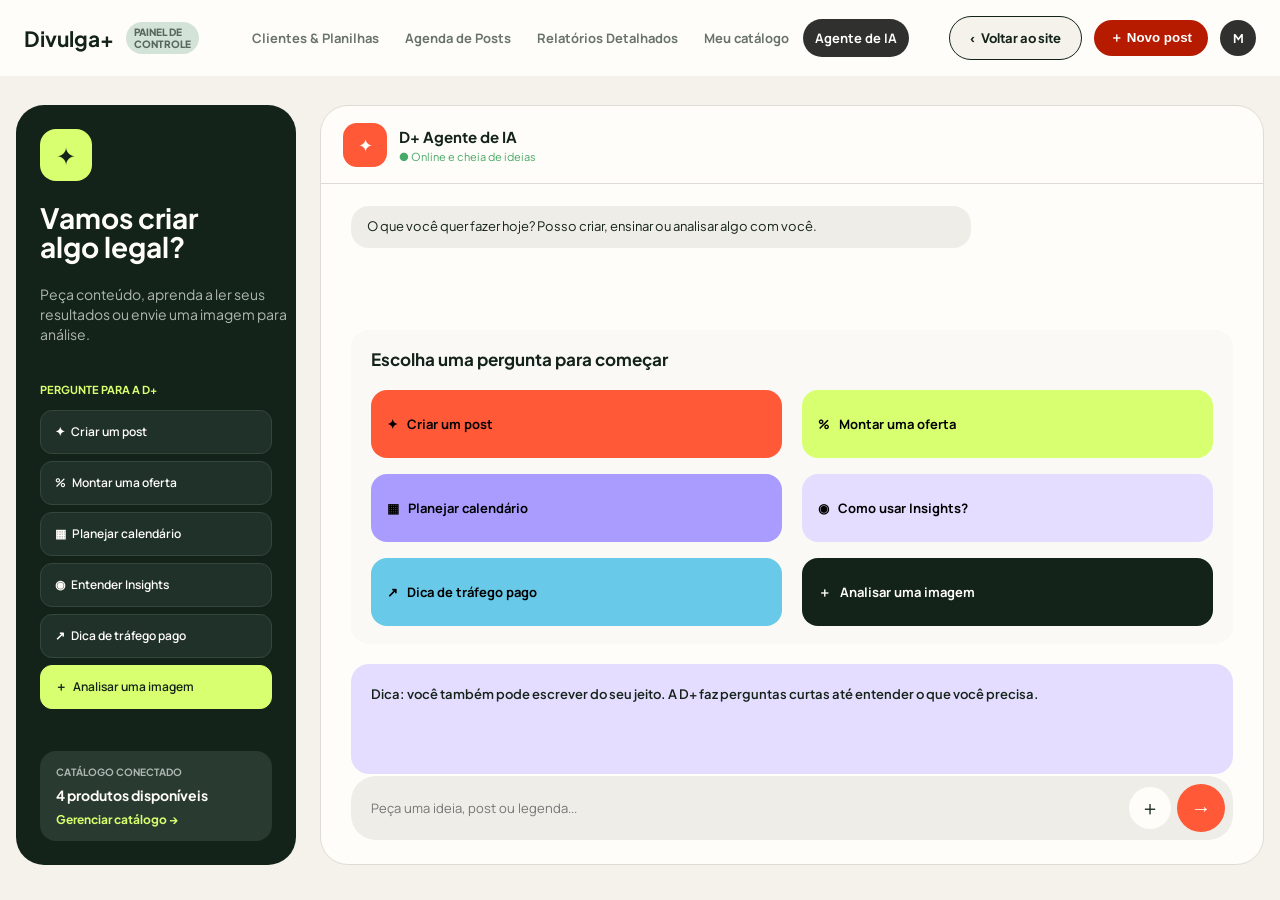
<file: pages/painel/chat.html>
<!doctype html>
<html lang="pt-BR">
<head>
  <meta charset="UTF-8"><meta name="viewport" content="width=device-width, initial-scale=1.0">
  <title>Agente de IA — Divulga+</title>
  <link rel="preconnect" href="https://fonts.googleapis.com">
  <link rel="preconnect" href="https://fonts.gstatic.com" crossorigin>
  <link href="https://fonts.googleapis.com/css2?family=Manrope:wght@400;600;700;800&family=Plus+Jakarta+Sans:wght@400;500;600;700;800&display=swap" rel="stylesheet">
  <link rel="stylesheet" href="/assets/css/styles.css"><link rel="stylesheet" href="/assets/css/chat.css">
</head>
<body class="chat-page">
  <header class="chat-header">
    <div class="chat-nav">
      <div class="chat-brand-wrap"><a class="chat-brand" href="/index.html">Divulga+</a><span>PAINEL DE<br>CONTROLE</span></div>
      <nav class="chat-tabs" aria-label="Navegação do painel"><a href="/pages/painel/clientes.html">Clientes &amp; Planilhas</a><a href="/pages/painel/agenda.html">Agenda de Posts</a><a href="/pages/painel/relatorios.html">Relatórios Detalhados</a><a href="/pages/catalog/catalog.html">Meu catálogo</a><a class="active" href="/pages/painel/chat.html">Agente de IA</a></nav>
      <div class="chat-actions"><a class="chat-back" href="/index.html">‹ &nbsp; Voltar ao site</a><button type="button">＋ Novo post</button><span class="chat-avatar">M</span></div>
    </div>
  </header>

  <main class="chat-layout">
    <aside class="chat-sidebar">
      <div class="sidebar-mark">✦</div>
      <h1>Vamos criar<br>algo legal?</h1>
      <p>Peça conteúdo, aprenda a ler seus resultados ou envie uma imagem para análise.</p>
      <small>PERGUNTE PARA A D+</small>
      <nav class="side-actions" aria-label="Sugestões">
        <button type="button" data-prompt="Criar um post">✦ &nbsp; Criar um post</button>
        <button type="button" data-prompt="Montar uma oferta">% &nbsp; Montar uma oferta</button>
        <button type="button" data-prompt="Planejar calendário">▦ &nbsp; Planejar calendário</button>
        <button type="button" data-prompt="Como usar Insights?">◉ &nbsp; Entender Insights</button>
        <button type="button" data-prompt="Dica de tráfego pago">↗ &nbsp; Dica de tráfego pago</button>
        <button class="lime-action" type="button" data-prompt="Analisar uma imagem">＋ &nbsp; Analisar uma imagem</button>
      </nav>
      <a class="catalog-status" href="/pages/catalog/catalog.html"><small>CATÁLOGO CONECTADO</small><strong>4 produtos disponíveis</strong><span>Gerenciar catálogo →</span></a>
    </aside>

    <section class="chat-window">
      <header class="chat-window-header"><div class="agent-mark">✦</div><div><strong>D+ Agente de IA</strong><span>● Online e cheia de ideias</span></div></header>
      <div class="chat-content" id="chat-content">
        <div class="bot-message" id="welcome-message">O que você quer fazer hoje? Posso criar, ensinar ou analisar algo com você.</div>
        <div class="chat-options">
          <strong>Escolha uma pergunta para começar</strong>
          <div class="option-grid">
            <button class="option coral" type="button" data-prompt="Criar um post">✦ &nbsp; Criar um post</button>
            <button class="option lime" type="button" data-prompt="Montar uma oferta">% &nbsp; Montar uma oferta</button>
            <button class="option purple" type="button" data-prompt="Planejar calendário">▦ &nbsp; Planejar calendário</button>
            <button class="option lav" type="button" data-prompt="Como usar Insights?">◉ &nbsp; Como usar Insights?</button>
            <button class="option blue" type="button" data-prompt="Dica de tráfego pago">↗ &nbsp; Dica de tráfego pago</button>
            <button class="option dark" type="button" data-prompt="Analisar uma imagem">＋ &nbsp; Analisar uma imagem</button>
          </div>
        </div>
        <div class="chat-tip">Dica: você também pode escrever do seu jeito. A D+ faz perguntas curtas até entender o que você precisa.</div>
        <div class="messages" id="messages"></div>
      </div>
      <form class="chat-composer" id="chat-form"><input id="chat-input" type="text" autocomplete="off" placeholder="Peça uma ideia, post ou legenda..." aria-label="Mensagem para a D+"><input type="file" id="chat-file" accept="image/*" hidden><button class="attach" type="button" aria-label="Enviar imagem para análise">＋</button><button class="send" type="submit" aria-label="Enviar">→</button></form>
    </section>
  </main>
  <script src="/assets/js/chat.js"></script>
</body>
</html>
</file>
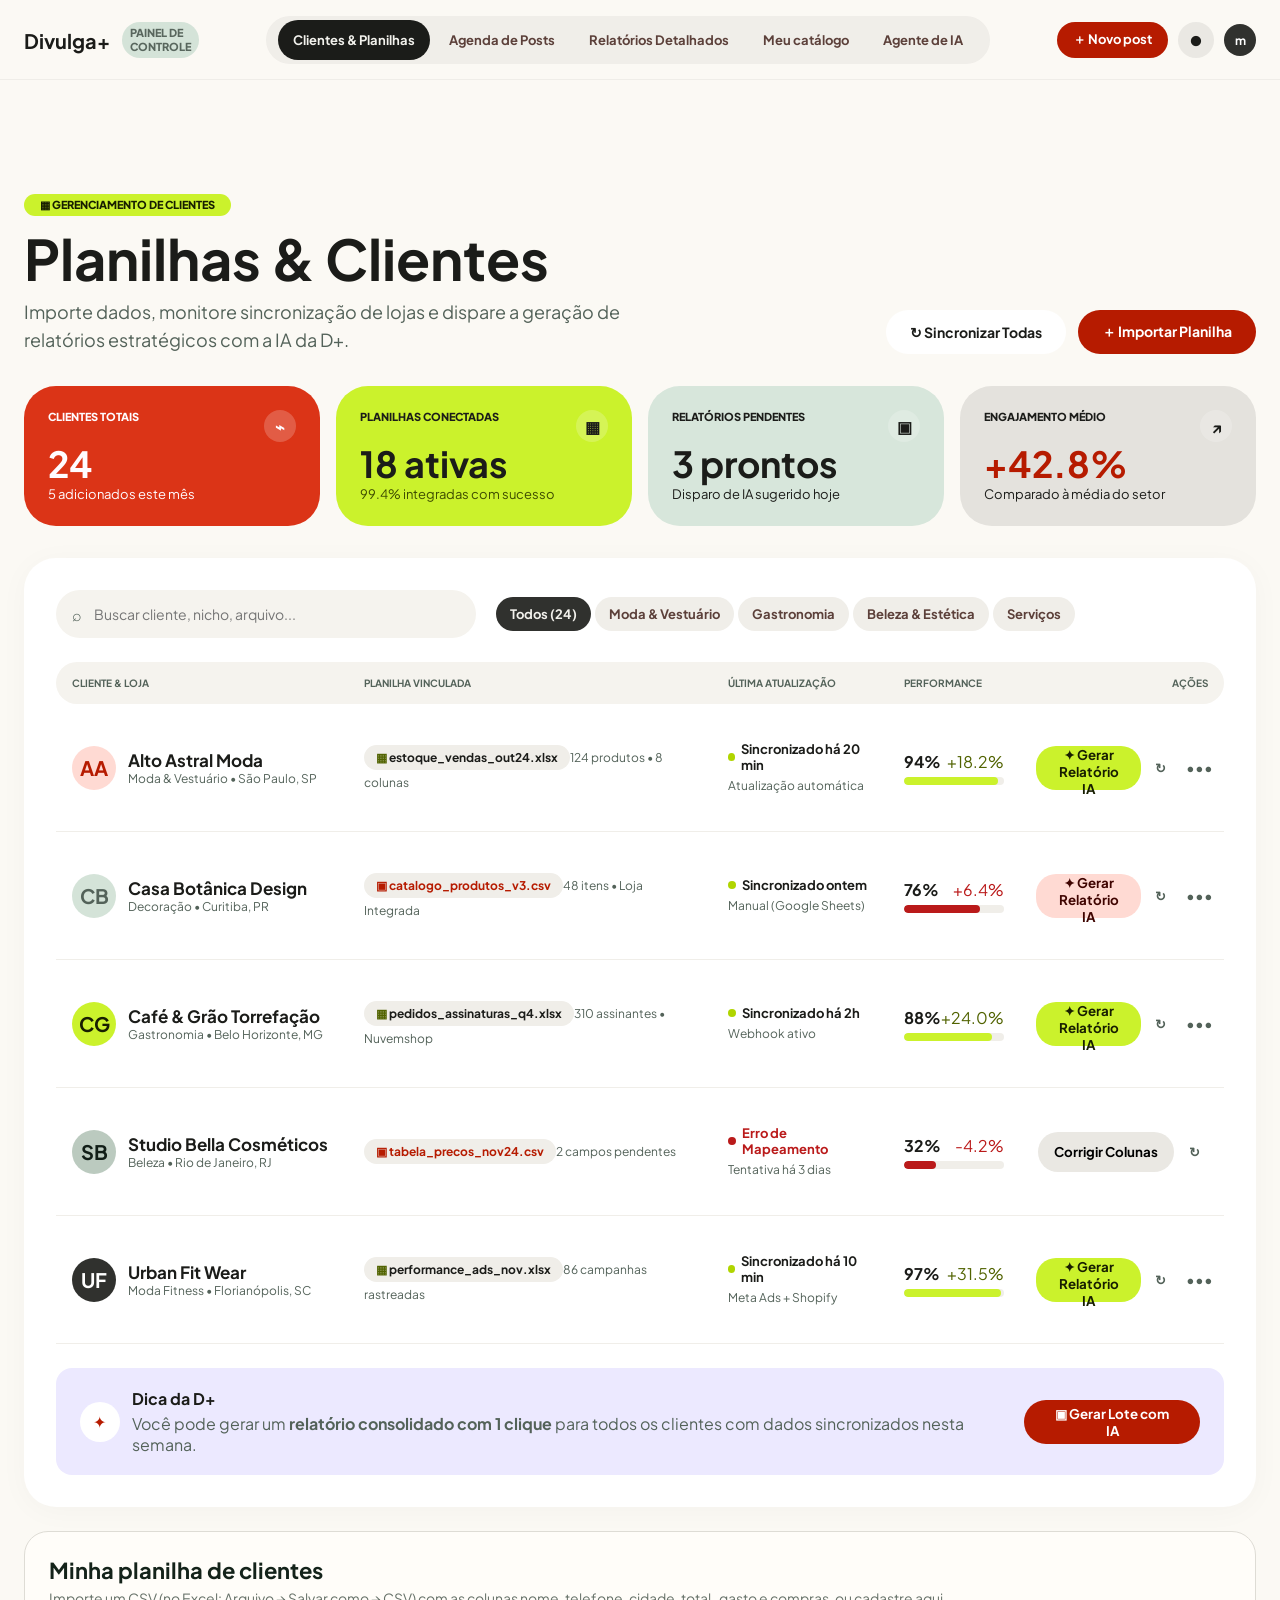
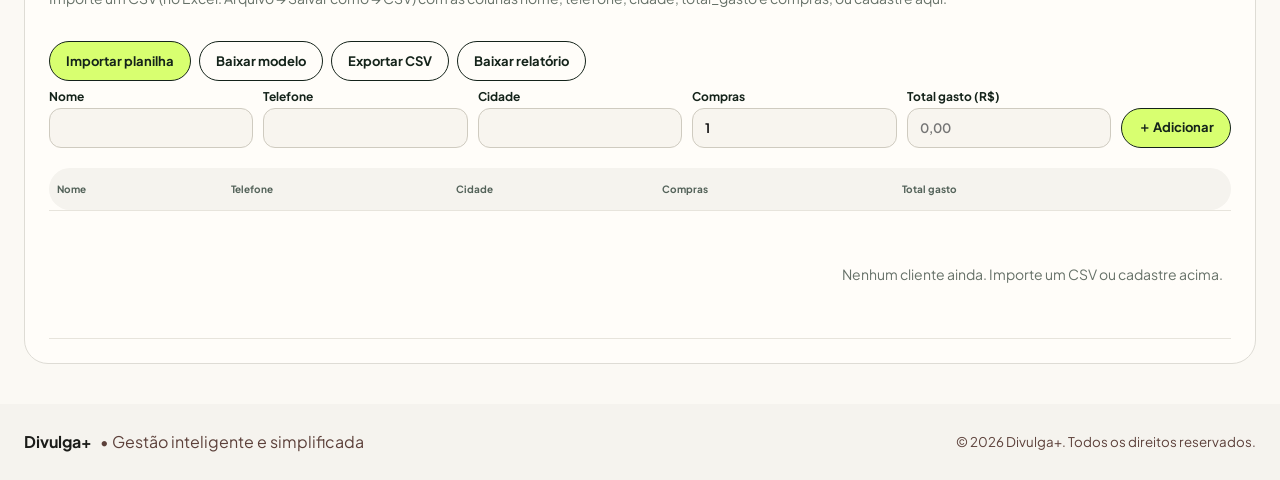
<file: pages/painel/clientes.html>
<!doctype html>
<html lang="pt-BR">
<head>
  <meta charset="UTF-8"><meta name="viewport" content="width=device-width, initial-scale=1.0">
  <title>Clientes &amp; Planilhas — Divulga+</title>
  <link rel="preconnect" href="https://fonts.googleapis.com">
  <link rel="preconnect" href="https://fonts.gstatic.com" crossorigin>
  <link href="https://fonts.googleapis.com/css2?family=Plus+Jakarta+Sans:wght@400;500;600;700;800&display=swap" rel="stylesheet">
  <link rel="stylesheet" href="/assets/css/clientes.css">
<link rel="stylesheet" href="/assets/css/painel-extra.css">
</head>
<body>
  <header class="topbar">
    <div class="topbar-inner">
      <div class="brand-wrap"><a class="brand" href="/index.html">Divulga+</a><span>PAINEL DE<br>CONTROLE</span></div>
      <nav class="main-tabs" aria-label="Navegação do painel">
        <a class="active" href="/pages/painel/clientes.html">Clientes &amp; Planilhas</a><a href="/pages/painel/agenda.html">Agenda de Posts</a><a href="/pages/painel/relatorios.html">Relatórios Detalhados</a><a href="/pages/catalog/catalog.html">Meu catálogo</a><a href="/pages/painel/chat.html">Agente de IA</a>
      </nav>
      <div class="top-actions"><button class="new-post">＋ Novo post</button><button class="bell" aria-label="Notificações">●</button><span class="avatar">m</span></div>
    </div>
  </header>

  <main>
    <section class="dashboard">
      <div class="heading-row">
        <div class="heading-copy">
          <p class="kicker">▦ GERENCIAMENTO DE CLIENTES</p>
          <h1>Planilhas &amp; Clientes</h1>
          <p class="subtitle">Importe dados, monitore sincronização de lojas e dispare a geração de<br>relatórios estratégicos com a IA da D+.</p>
        </div>
        <div class="heading-actions"><button class="sync-all">↻ Sincronizar Todas</button><button class="import">＋ Importar Planilha</button></div>
      </div>

      <section class="stats" aria-label="Resumo">
        <article class="stat coral"><header><span>CLIENTES TOTAIS</span><b>⌁</b></header><strong>24</strong><p>5 adicionados este mês</p></article>
        <article class="stat lime"><header><span>PLANILHAS CONECTADAS</span><b>▦</b></header><strong>18 ativas</strong><p>99.4% integradas com sucesso</p></article>
        <article class="stat mint"><header><span>RELATÓRIOS PENDENTES</span><b>▣</b></header><strong>3 prontos</strong><p>Disparo de IA sugerido hoje</p></article>
        <article class="stat stone"><header><span>ENGAJAMENTO MÉDIO</span><b>↗</b></header><strong>+42.8%</strong><p>Comparado à média do setor</p></article>
      </section>

      <section class="table-card">
        <div class="toolbar">
          <label class="search">⌕ <input id="client-search" type="search" placeholder="Buscar cliente, nicho, arquivo..."></label>
          <div class="filters" aria-label="Filtros"><button class="selected" data-filter="todos">Todos (24)</button><button data-filter="moda">Moda &amp; Vestuário</button><button data-filter="gastronomia">Gastronomia</button><button data-filter="beleza">Beleza &amp; Estética</button><button data-filter="servicos">Serviços</button></div>
        </div>

        <div class="table-wrap">
          <table>
            <thead><tr><th>CLIENTE &amp; LOJA</th><th>PLANILHA VINCULADA</th><th>ÚLTIMA ATUALIZAÇÃO</th><th>PERFORMANCE</th><th>AÇÕES</th></tr></thead>
            <tbody id="client-rows">
              <tr data-category="moda"><td><div class="client"><span class="avatar aa">AA</span><div><strong>Alto Astral Moda</strong><small>Moda &amp; Vestuário • São Paulo, SP</small></div></div></td><td><div class="file green">▦ estoque_vendas_out24.xlsx</div><small>124 produtos • 8 colunas</small></td><td><div class="status"><b class="dot"></b><strong>Sincronizado há 20 min</strong></div><small>Atualização automática</small></td><td><div class="performance"><div><strong>94%</strong><span class="up">+18.2%</span></div><div class="bar"><i style="width:94%"></i></div></div></td><td><div class="row-actions"><button class="generate">✦ Gerar<br>Relatório IA</button><button class="icon">↻</button><button class="icon">•••</button></div></td></tr>
              <tr data-category="decoracao"><td><div class="client"><span class="avatar cb">CB</span><div><strong>Casa Botânica Design</strong><small>Decoração • Curitiba, PR</small></div></div></td><td><div class="file red">▣ catalogo_produtos_v3.csv</div><small>48 itens • Loja Integrada</small></td><td><div class="status"><b class="dot"></b><strong>Sincronizado ontem</strong></div><small>Manual (Google Sheets)</small></td><td><div class="performance redbar"><div><strong>76%</strong><span>+6.4%</span></div><div class="bar"><i style="width:76%"></i></div></div></td><td><div class="row-actions"><button class="generate pale">✦ Gerar<br>Relatório IA</button><button class="icon">↻</button><button class="icon">•••</button></div></td></tr>
              <tr data-category="gastronomia"><td><div class="client"><span class="avatar cg">CG</span><div><strong>Café &amp; Grão Torrefação</strong><small>Gastronomia • Belo Horizonte, MG</small></div></div></td><td><div class="file green">▦ pedidos_assinaturas_q4.xlsx</div><small>310 assinantes • Nuvemshop</small></td><td><div class="status"><b class="dot"></b><strong>Sincronizado há 2h</strong></div><small>Webhook ativo</small></td><td><div class="performance"><div><strong>88%</strong><span class="up">+24.0%</span></div><div class="bar"><i style="width:88%"></i></div></div></td><td><div class="row-actions"><button class="generate">✦ Gerar<br>Relatório IA</button><button class="icon">↻</button><button class="icon">•••</button></div></td></tr>
              <tr data-category="beleza"><td><div class="client"><span class="avatar sb">SB</span><div><strong>Studio Bella Cosméticos</strong><small>Beleza • Rio de Janeiro, RJ</small></div></div></td><td><div class="file error">▣ tabela_precos_nov24.csv</div><small>2 campos pendentes</small></td><td><div class="status error-status"><b></b><strong>Erro de Mapeamento</strong></div><small>Tentativa há 3 dias</small></td><td><div class="performance redbar"><div><strong>32%</strong><span>-4.2%</span></div><div class="bar"><i style="width:32%"></i></div></div></td><td><div class="row-actions"><button class="fix">Corrigir Colunas</button><button class="icon">↻</button></div></td></tr>
              <tr data-category="moda"><td><div class="client"><span class="avatar uf">UF</span><div><strong>Urban Fit Wear</strong><small>Moda Fitness • Florianópolis, SC</small></div></div></td><td><div class="file green">▦ performance_ads_nov.xlsx</div><small>86 campanhas rastreadas</small></td><td><div class="status"><b class="dot"></b><strong>Sincronizado há 10 min</strong></div><small>Meta Ads + Shopify</small></td><td><div class="performance"><div><strong>97%</strong><span class="up">+31.5%</span></div><div class="bar"><i style="width:97%"></i></div></div></td><td><div class="row-actions"><button class="generate">✦ Gerar<br>Relatório IA</button><button class="icon">↻</button><button class="icon">•••</button></div></td></tr>
            </tbody>
          </table>
        </div>

        <aside class="tip"><div><span class="tip-icon">✦</span><div><strong>Dica da D+</strong><p>Você pode gerar um <b>relatório consolidado com 1 clique</b> para todos os clientes com dados sincronizados nesta semana.</p></div></div><button>▣ Gerar Lote com IA</button></aside>
      </section>
    <section class="x-card" id="sheet">
<div class="x-head"><div><h2>Minha planilha de clientes</h2><p>Importe um CSV (no Excel: Arquivo → Salvar como → CSV) com as colunas nome, telefone, cidade, total_gasto e compras, ou cadastre aqui.</p></div>
<div class="x-btns"><input type="file" id="sheet-file" accept=".csv,text/csv" hidden><button class="x-btn main" id="sheet-import" type="button">Importar planilha</button><button class="x-btn" id="sheet-template" type="button">Baixar modelo</button><button class="x-btn" id="sheet-export" type="button">Exportar CSV</button><button class="x-btn" id="sheet-report-dl" type="button">Baixar relatório</button></div></div>
<form class="x-form" id="client-form"><label>Nome<input name="nome" required></label><label>Telefone<input name="tel"></label><label>Cidade<input name="cidade"></label><label>Compras<input name="compras" inputmode="numeric" value="1"></label><label>Total gasto (R$)<input name="gasto" inputmode="decimal" placeholder="0,00"></label><button class="x-btn main" type="submit">＋ Adicionar</button></form>
<div id="sheet-report"></div>
<div class="x-wrap"><table class="x-table"><thead><tr><th>Nome</th><th>Telefone</th><th>Cidade</th><th>Compras</th><th>Total gasto</th><th></th></tr></thead><tbody id="sheet-rows"></tbody></table></div>
</section>
</section>
  </main>

  <footer><strong>Divulga+</strong><span>• Gestão inteligente e simplificada</span><small>© 2026 Divulga+. Todos os direitos reservados.</small></footer>
  <script src="/assets/js/clientes.js"></script>
<script src="/assets/js/store.js"></script><script src="/assets/js/clientes-planilha.js"></script>
</body>
</html>
</file>
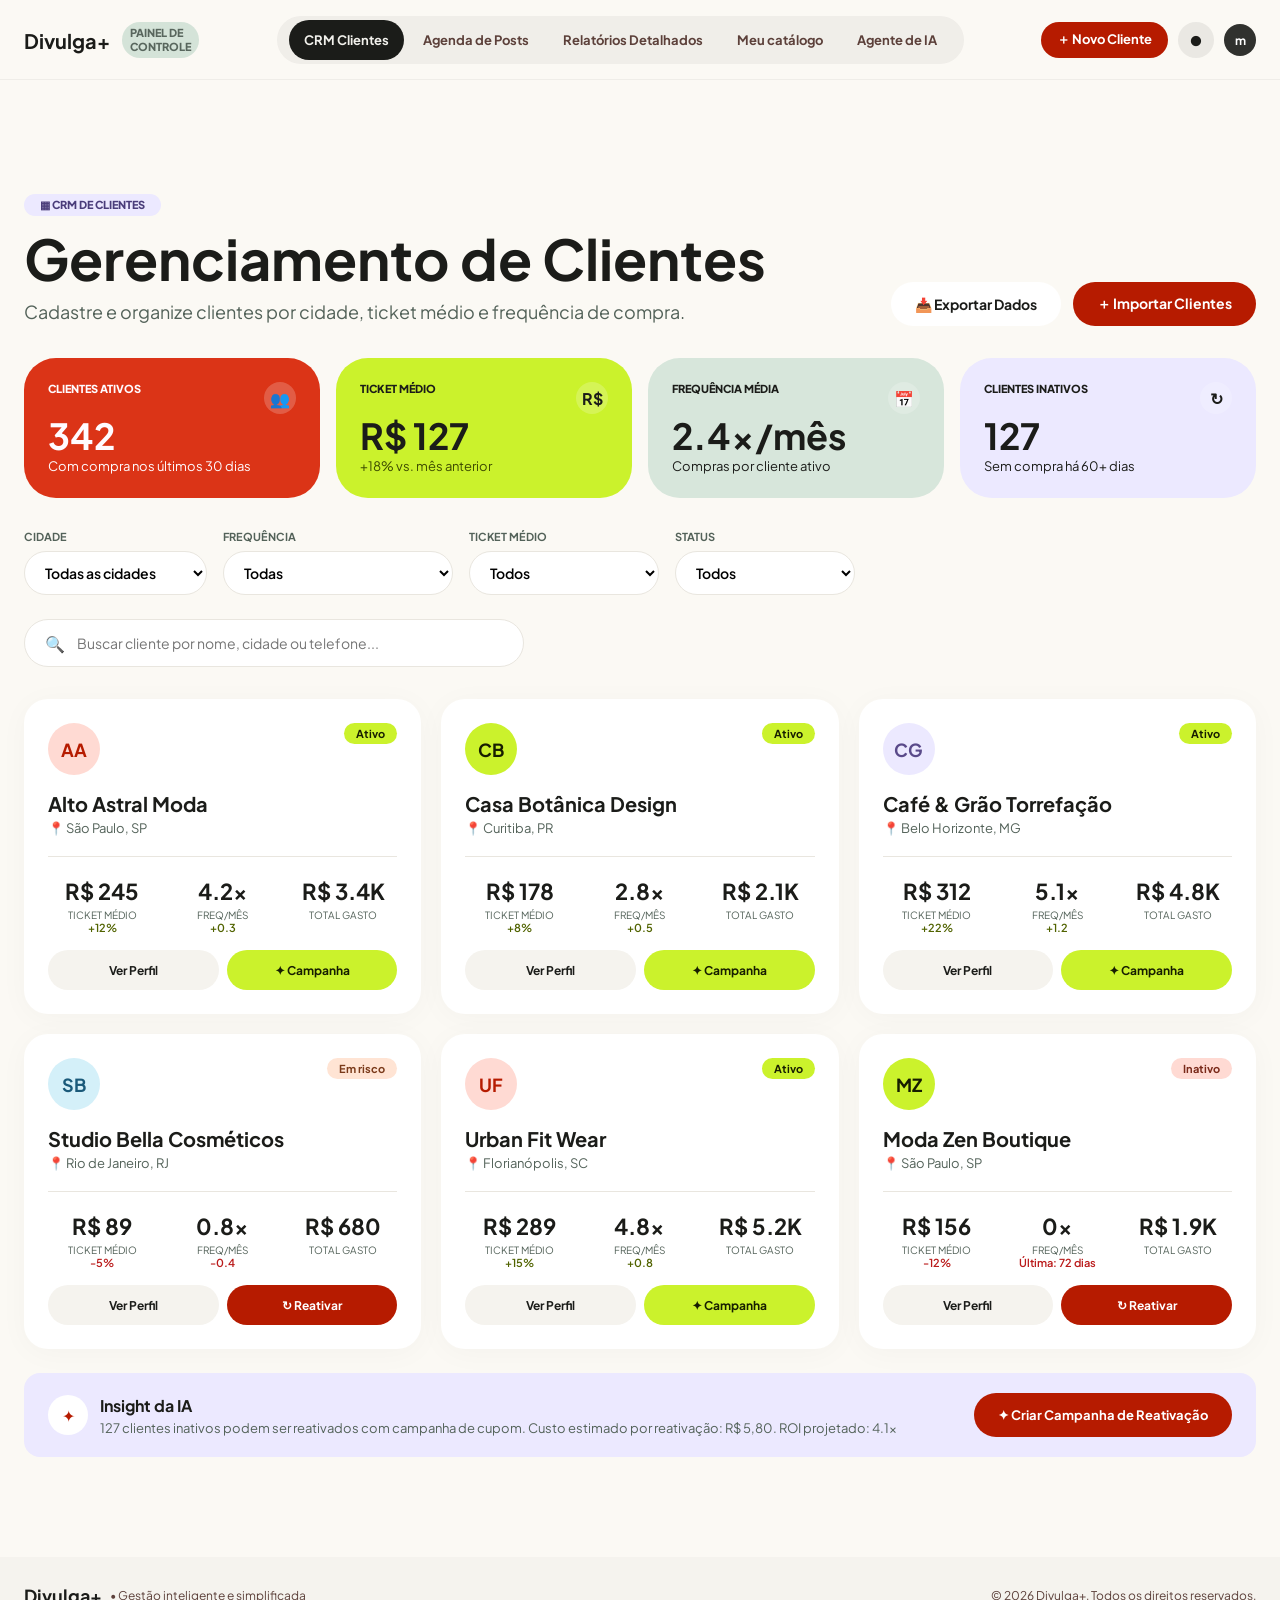
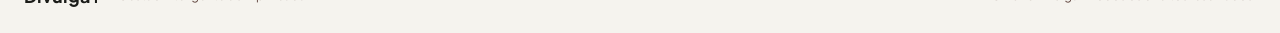
<file: pages/painel/crm.html>
<!doctype html>
<html lang="pt-BR">
<head>
  <meta charset="UTF-8">
  <meta name="viewport" content="width=device-width, initial-scale=1.0">
  <title>CRM de Clientes — Divulga+</title>
  <link rel="preconnect" href="https://fonts.googleapis.com">
  <link rel="preconnect" href="https://fonts.gstatic.com" crossorigin>
  <link href="https://fonts.googleapis.com/css2?family=Plus+Jakarta+Sans:wght@400;500;600;700;800&display=swap" rel="stylesheet">
  <link rel="stylesheet" href="/assets/css/crm.css">
</head>
<body>
  <header class="topbar">
    <div class="topbar-inner">
      <div class="brand-wrap">
        <a class="brand" href="/index.html">Divulga+</a>
        <span>PAINEL DE<br>CONTROLE</span>
      </div>
      <nav class="main-tabs" aria-label="Navegação do painel">
        <a class="active" href="/pages/painel/crm.html">CRM Clientes</a>
        <a href="/pages/painel/agenda.html">Agenda de Posts</a>
        <a href="/pages/painel/relatorios.html">Relatórios Detalhados</a>
        <a href="/pages/catalog/catalog.html">Meu catálogo</a>
        <a href="/pages/painel/chat.html">Agente de IA</a>
      </nav>
      <div class="top-actions">
        <button class="new-client" id="new-client-btn">＋ Novo Cliente</button>
        <button class="bell" aria-label="Notificações">●</button>
        <span class="avatar">m</span>
      </div>
    </div>
  </header>

  <main class="crm-dashboard">
    <section class="heading-row">
      <div class="heading-copy">
        <p class="kicker purple">▦ CRM DE CLIENTES</p>
        <h1>Gerenciamento de Clientes</h1>
        <p class="subtitle">Cadastre e organize clientes por cidade, ticket médio e frequência de compra.</p>
      </div>
      <div class="heading-actions">
        <button class="btn-secondary">📥 Exportar Dados</button>
        <button class="btn-primary" id="import-clients-btn">＋ Importar Clientes</button>
      </div>
    </section>

    <section class="stats" aria-label="Resumo">
      <article class="stat coral">
        <header>
          <span>CLIENTES ATIVOS</span>
          <b>👥</b>
        </header>
        <strong>342</strong>
        <p>Com compra nos últimos 30 dias</p>
      </article>
      <article class="stat lime">
        <header>
          <span>TICKET MÉDIO</span>
          <b>R$</b>
        </header>
        <strong>R$ 127</strong>
        <p>+18% vs. mês anterior</p>
      </article>
      <article class="stat mint">
        <header>
          <span>FREQUÊNCIA MÉDIA</span>
          <b>📅</b>
        </header>
        <strong>2.4x/mês</strong>
        <p>Compras por cliente ativo</p>
      </article>
      <article class="stat purple">
        <header>
          <span>CLIENTES INATIVOS</span>
          <b>↻</b>
        </header>
        <strong>127</strong>
        <p>Sem compra há 60+ dias</p>
      </article>
    </section>

    <section class="filters-section">
      <div class="filter-group">
        <label for="filter-city">Cidade</label>
        <select id="filter-city">
          <option value="">Todas as cidades</option>
          <option value="sao-paulo">São Paulo, SP</option>
          <option value="curitiba">Curitiba, PR</option>
          <option value="rio-janeiro">Rio de Janeiro, RJ</option>
          <option value="belo-horizonte">Belo Horizonte, MG</option>
          <option value="florianopolis">Florianópolis, SC</option>
        </select>
      </div>
      <div class="filter-group">
        <label for="filter-frequency">Frequência</label>
        <select id="filter-frequency">
          <option value="">Todas</option>
          <option value="high">Alta (4+ compras/mês)</option>
          <option value="medium">Média (2-3 compras/mês)</option>
          <option value="low">Baixa (1 compra/mês)</option>
          <option value="inactive">Inativo (60+ dias)</option>
        </select>
      </div>
      <div class="filter-group">
        <label for="filter-ticket">Ticket Médio</label>
        <select id="filter-ticket">
          <option value="">Todos</option>
          <option value="premium">Premium (R$ 200+)</option>
          <option value="medium">Médio (R$ 100-200)</option>
          <option value="basic">Básico (até R$ 100)</option>
        </select>
      </div>
      <div class="filter-group">
        <label for="filter-status">Status</label>
        <select id="filter-status">
          <option value="">Todos</option>
          <option value="active">Ativo</option>
          <option value="at-risk">Em risco</option>
          <option value="inactive">Inativo</option>
        </select>
      </div>
    </section>

    <div class="search-wrapper">
      <div class="search-box">
        <span>🔍</span>
        <input type="search" id="client-search" placeholder="Buscar cliente por nome, cidade ou telefone...">
      </div>
    </div>

    <section class="clients-grid" id="clients-grid">
      <article class="client-card" data-city="sao-paulo" data-frequency="high" data-ticket="premium" data-status="active">
        <div class="client-header">
          <div class="client-avatar coral">AA</div>
          <span class="client-status active">Ativo</span>
        </div>
        <div class="client-info">
          <h3>Alto Astral Moda</h3>
          <div class="client-location">📍 São Paulo, SP</div>
        </div>
        <div class="client-metrics">
          <div class="metric">
            <div class="metric-value">R$ 245</div>
            <div class="metric-label">Ticket Médio</div>
            <div class="metric-change up">+12%</div>
          </div>
          <div class="metric">
            <div class="metric-value">4.2x</div>
            <div class="metric-label">Freq/mês</div>
            <div class="metric-change up">+0.3</div>
          </div>
          <div class="metric">
            <div class="metric-value">R$ 3.4K</div>
            <div class="metric-label">Total Gasto</div>
          </div>
        </div>
        <div class="client-actions">
          <button class="btn-outline">Ver Perfil</button>
          <button class="btn-lime">✦ Campanha</button>
        </div>
      </article>

      <article class="client-card" data-city="curitiba" data-frequency="medium" data-ticket="medium" data-status="active">
        <div class="client-header">
          <div class="client-avatar lime">CB</div>
          <span class="client-status active">Ativo</span>
        </div>
        <div class="client-info">
          <h3>Casa Botânica Design</h3>
          <div class="client-location">📍 Curitiba, PR</div>
        </div>
        <div class="client-metrics">
          <div class="metric">
            <div class="metric-value">R$ 178</div>
            <div class="metric-label">Ticket Médio</div>
            <div class="metric-change up">+8%</div>
          </div>
          <div class="metric">
            <div class="metric-value">2.8x</div>
            <div class="metric-label">Freq/mês</div>
            <div class="metric-change up">+0.5</div>
          </div>
          <div class="metric">
            <div class="metric-value">R$ 2.1K</div>
            <div class="metric-label">Total Gasto</div>
          </div>
        </div>
        <div class="client-actions">
          <button class="btn-outline">Ver Perfil</button>
          <button class="btn-lime">✦ Campanha</button>
        </div>
      </article>

      <article class="client-card" data-city="belo-horizonte" data-frequency="high" data-ticket="premium" data-status="active">
        <div class="client-header">
          <div class="client-avatar purple">CG</div>
          <span class="client-status active">Ativo</span>
        </div>
        <div class="client-info">
          <h3>Café &amp; Grão Torrefação</h3>
          <div class="client-location">📍 Belo Horizonte, MG</div>
        </div>
        <div class="client-metrics">
          <div class="metric">
            <div class="metric-value">R$ 312</div>
            <div class="metric-label">Ticket Médio</div>
            <div class="metric-change up">+22%</div>
          </div>
          <div class="metric">
            <div class="metric-value">5.1x</div>
            <div class="metric-label">Freq/mês</div>
            <div class="metric-change up">+1.2</div>
          </div>
          <div class="metric">
            <div class="metric-value">R$ 4.8K</div>
            <div class="metric-label">Total Gasto</div>
          </div>
        </div>
        <div class="client-actions">
          <button class="btn-outline">Ver Perfil</button>
          <button class="btn-lime">✦ Campanha</button>
        </div>
      </article>

      <article class="client-card" data-city="rio-janeiro" data-frequency="low" data-ticket="basic" data-status="at-risk">
        <div class="client-header">
          <div class="client-avatar blue">SB</div>
          <span class="client-status at-risk">Em risco</span>
        </div>
        <div class="client-info">
          <h3>Studio Bella Cosméticos</h3>
          <div class="client-location">📍 Rio de Janeiro, RJ</div>
        </div>
        <div class="client-metrics">
          <div class="metric">
            <div class="metric-value">R$ 89</div>
            <div class="metric-label">Ticket Médio</div>
            <div class="metric-change down">-5%</div>
          </div>
          <div class="metric">
            <div class="metric-value">0.8x</div>
            <div class="metric-label">Freq/mês</div>
            <div class="metric-change down">-0.4</div>
          </div>
          <div class="metric">
            <div class="metric-value">R$ 680</div>
            <div class="metric-label">Total Gasto</div>
          </div>
        </div>
        <div class="client-actions">
          <button class="btn-outline">Ver Perfil</button>
          <button class="btn-primary" style="background: var(--coral);">↻ Reativar</button>
        </div>
      </article>

      <article class="client-card" data-city="florianopolis" data-frequency="high" data-ticket="premium" data-status="active">
        <div class="client-header">
          <div class="client-avatar coral">UF</div>
          <span class="client-status active">Ativo</span>
        </div>
        <div class="client-info">
          <h3>Urban Fit Wear</h3>
          <div class="client-location">📍 Florianópolis, SC</div>
        </div>
        <div class="client-metrics">
          <div class="metric">
            <div class="metric-value">R$ 289</div>
            <div class="metric-label">Ticket Médio</div>
            <div class="metric-change up">+15%</div>
          </div>
          <div class="metric">
            <div class="metric-value">4.8x</div>
            <div class="metric-label">Freq/mês</div>
            <div class="metric-change up">+0.8</div>
          </div>
          <div class="metric">
            <div class="metric-value">R$ 5.2K</div>
            <div class="metric-label">Total Gasto</div>
          </div>
        </div>
        <div class="client-actions">
          <button class="btn-outline">Ver Perfil</button>
          <button class="btn-lime">✦ Campanha</button>
        </div>
      </article>

      <article class="client-card" data-city="sao-paulo" data-frequency="inactive" data-ticket="medium" data-status="inactive">
        <div class="client-header">
          <div class="client-avatar lime">MZ</div>
          <span class="client-status inactive">Inativo</span>
        </div>
        <div class="client-info">
          <h3>Moda Zen Boutique</h3>
          <div class="client-location">📍 São Paulo, SP</div>
        </div>
        <div class="client-metrics">
          <div class="metric">
            <div class="metric-value">R$ 156</div>
            <div class="metric-label">Ticket Médio</div>
            <div class="metric-change down">-12%</div>
          </div>
          <div class="metric">
            <div class="metric-value">0x</div>
            <div class="metric-label">Freq/mês</div>
            <div class="metric-change down">Última: 72 dias</div>
          </div>
          <div class="metric">
            <div class="metric-value">R$ 1.9K</div>
            <div class="metric-label">Total Gasto</div>
          </div>
        </div>
        <div class="client-actions">
          <button class="btn-outline">Ver Perfil</button>
          <button class="btn-primary" style="background: var(--purple);">↻ Reativar</button>
        </div>
      </article>
    </section>

    <aside class="tip">
      <div>
        <span class="tip-icon">✦</span>
        <div>
          <strong>Insight da IA</strong>
          <p>127 clientes inativos podem ser reativados com campanha de cupom. Custo estimado por reativação: R$ 5,80. ROI projetado: 4.1x</p>
        </div>
      </div>
      <button id="create-reactivation-btn">✦ Criar Campanha de Reativação</button>
    </aside>
  </main>

  <!-- Modal Novo Cliente -->
  <div class="modal-overlay" id="client-modal">
    <div class="modal">
      <div class="modal-header">
        <h2>Novo Cliente</h2>
        <button class="modal-close" aria-label="Fechar">×</button>
      </div>
      <form id="client-form">
        <div class="form-grid">
          <div class="form-group full-width">
            <label for="client-name">Nome / Empresa</label>
            <input type="text" id="client-name" name="name" placeholder="Ex: Alto Astral Moda" required>
          </div>
          <div class="form-group">
            <label for="client-phone">Telefone / WhatsApp</label>
            <input type="tel" id="client-phone" name="phone" placeholder="(11) 99999-9999">
          </div>
          <div class="form-group">
            <label for="client-email">E-mail</label>
            <input type="email" id="client-email" name="email" placeholder="contato@empresa.com">
          </div>
          <div class="form-group">
            <label for="client-city">Cidade</label>
            <select id="client-city" name="city" required>
              <option value="">Selecione...</option>
              <option value="sao-paulo">São Paulo, SP</option>
              <option value="curitiba">Curitiba, PR</option>
              <option value="rio-janeiro">Rio de Janeiro, RJ</option>
              <option value="belo-horizonte">Belo Horizonte, MG</option>
              <option value="florianopolis">Florianópolis, SC</option>
              <option value="other">Outra cidade</option>
            </select>
          </div>
          <div class="form-group">
            <label for="client-segment">Segmento</label>
            <select id="client-segment" name="segment">
              <option value="">Selecione...</option>
              <option value="moda">Moda &amp; Vestuário</option>
              <option value="gastronomia">Gastronomia</option>
              <option value="beleza">Beleza &amp; Estética</option>
              <option value="decoracao">Decoração</option>
              <option value="servicos">Serviços</option>
              <option value="other">Outro</option>
            </select>
          </div>
          <div class="form-group full-width">
            <label for="client-notes">Observações</label>
            <textarea id="client-notes" name="notes" placeholder="Preferências, histórico, observações importantes..."></textarea>
          </div>
        </div>
        <div class="form-actions">
          <button type="button" class="btn-secondary">Cancelar</button>
          <button type="submit" class="btn-lime">Salvar Cliente</button>
        </div>
      </form>
    </div>
  </div>

  <footer>
    <strong>Divulga+</strong>
    <span>• Gestão inteligente e simplificada</span>
    <small>© 2026 Divulga+. Todos os direitos reservados.</small>
  </footer>

  <script src="/assets/js/crm.js"></script>
</body>
</html>
</file>
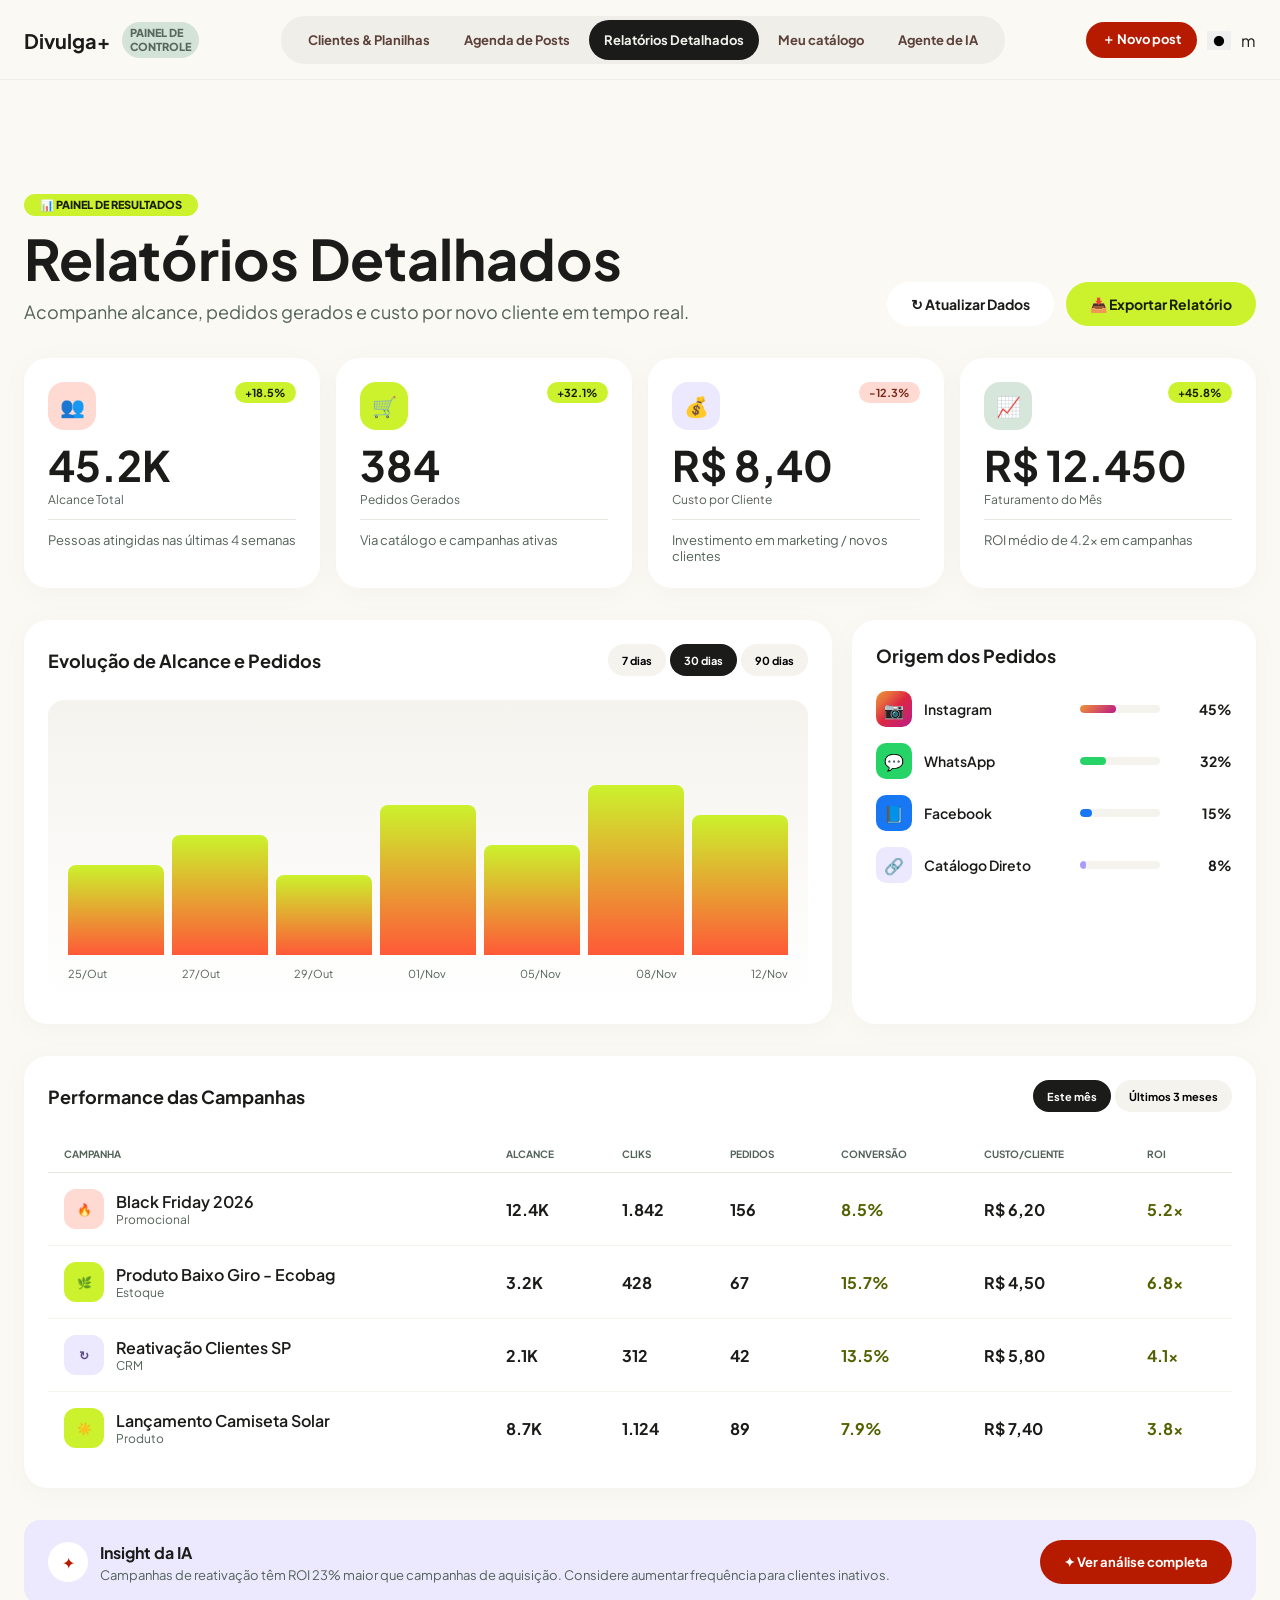
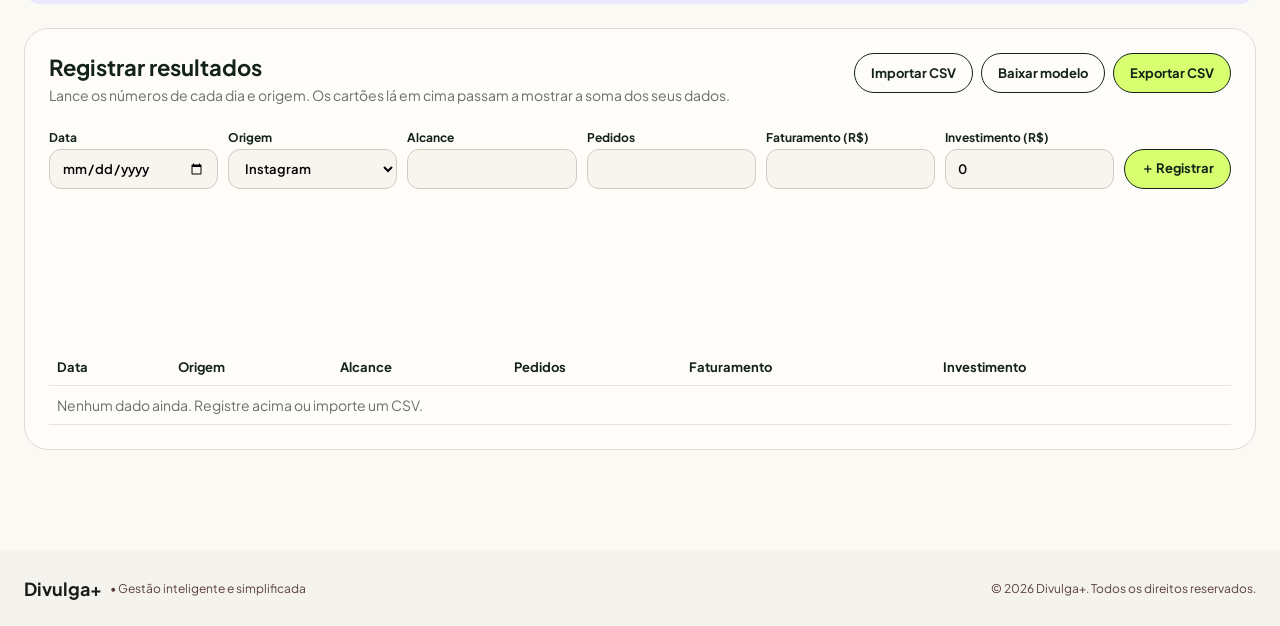
<file: pages/painel/relatorios.html>
<!doctype html>
<html lang="pt-BR">
<head>
  <meta charset="UTF-8">
  <meta name="viewport" content="width=device-width, initial-scale=1.0">
  <title>Relatórios Detalhados — Divulga+</title>
  <link rel="preconnect" href="https://fonts.googleapis.com">
  <link rel="preconnect" href="https://fonts.gstatic.com" crossorigin>
  <link href="https://fonts.googleapis.com/css2?family=Plus+Jakarta+Sans:wght@400;500;600;700;800&display=swap" rel="stylesheet">
  <link rel="stylesheet" href="/assets/css/relatorios.css">
<link rel="stylesheet" href="/assets/css/painel-extra.css">
</head>
<body>
  <header class="topbar">
    <div class="topbar-inner">
      <div class="brand-wrap">
        <a class="brand" href="/index.html">Divulga+</a>
        <span>PAINEL DE<br>CONTROLE</span>
      </div>
      <nav class="main-tabs" aria-label="Navegação do painel">
        <a href="/pages/painel/clientes.html">Clientes &amp; Planilhas</a>
        <a href="/pages/painel/agenda.html">Agenda de Posts</a>
        <a class="active" href="/pages/painel/relatorios.html">Relatórios Detalhados</a>
        <a href="/pages/catalog/catalog.html">Meu catálogo</a>
        <a href="/pages/painel/chat.html">Agente de IA</a>
      </nav>
      <div class="top-actions">
        <button class="btn-primary">＋ Novo post</button>
        <button class="bell" aria-label="Notificações">●</button>
        <span class="avatar">m</span>
      </div>
    </div>
  </header>

  <main class="reports-dashboard">
    <section class="heading-row">
      <div class="heading-copy">
        <p class="kicker">📊 PAINEL DE RESULTADOS</p>
        <h1>Relatórios Detalhados</h1>
        <p class="subtitle">Acompanhe alcance, pedidos gerados e custo por novo cliente em tempo real.</p>
      </div>
      <div class="heading-actions">
        <button class="btn-secondary">↻ Atualizar Dados</button>
        <button class="btn-lime">📥 Exportar Relatório</button>
      </div>
    </section>

    <section class="kpi-summary" aria-label="Resumo KPIs">
      <article class="kpi-card">
        <div class="kpi-header">
          <div class="kpi-icon reach">👥</div>
          <span class="kpi-trend up">+18.5%</span>
        </div>
        <div class="kpi-value">45.2K</div>
        <div class="kpi-label">Alcance Total</div>
        <div class="kpi-detail">Pessoas atingidas nas últimas 4 semanas</div>
      </article>

      <article class="kpi-card">
        <div class="kpi-header">
          <div class="kpi-icon orders">🛒</div>
          <span class="kpi-trend up">+32.1%</span>
        </div>
        <div class="kpi-value">384</div>
        <div class="kpi-label">Pedidos Gerados</div>
        <div class="kpi-detail">Via catálogo e campanhas ativas</div>
      </article>

      <article class="kpi-card">
        <div class="kpi-header">
          <div class="kpi-icon cost">💰</div>
          <span class="kpi-trend down">-12.3%</span>
        </div>
        <div class="kpi-value">R$ 8,40</div>
        <div class="kpi-label">Custo por Cliente</div>
        <div class="kpi-detail">Investimento em marketing / novos clientes</div>
      </article>

      <article class="kpi-card">
        <div class="kpi-header">
          <div class="kpi-icon roi">📈</div>
          <span class="kpi-trend up">+45.8%</span>
        </div>
        <div class="kpi-value">R$ 12.450</div>
        <div class="kpi-label">Faturamento do Mês</div>
        <div class="kpi-detail">ROI médio de 4.2x em campanhas</div>
      </article>
    </section>

    <section class="charts-section">
      <article class="chart-card">
        <div class="chart-header">
          <h3>Evolução de Alcance e Pedidos</h3>
          <div class="chart-filters">
            <button>7 dias</button>
            <button class="active">30 dias</button>
            <button>90 dias</button>
          </div>
        </div>
        <div class="chart-placeholder">
          <div class="chart-bars">
            <div class="chart-bar" style="height: 45%;"></div>
            <div class="chart-bar" style="height: 60%;"></div>
            <div class="chart-bar" style="height: 40%;"></div>
            <div class="chart-bar" style="height: 75%;"></div>
            <div class="chart-bar" style="height: 55%;"></div>
            <div class="chart-bar" style="height: 85%;"></div>
            <div class="chart-bar" style="height: 70%;"></div>
          </div>
          <div class="chart-labels">
            <span>25/Out</span>
            <span>27/Out</span>
            <span>29/Out</span>
            <span>01/Nov</span>
            <span>05/Nov</span>
            <span>08/Nov</span>
            <span>12/Nov</span>
          </div>
        </div>
      </article>

      <article class="chart-card">
        <div class="chart-header">
          <h3>Origem dos Pedidos</h3>
        </div>
        <div class="sources-list">
          <div class="source-item">
            <div class="source-info">
              <div class="source-icon instagram">📷</div>
              <span class="source-name">Instagram</span>
            </div>
            <div class="source-bar-container">
              <div class="source-bar instagram" style="width: 45%;"></div>
            </div>
            <span class="source-value">45%</span>
          </div>
          <div class="source-item">
            <div class="source-info">
              <div class="source-icon whatsapp">💬</div>
              <span class="source-name">WhatsApp</span>
            </div>
            <div class="source-bar-container">
              <div class="source-bar whatsapp" style="width: 32%;"></div>
            </div>
            <span class="source-value">32%</span>
          </div>
          <div class="source-item">
            <div class="source-info">
              <div class="source-icon facebook">📘</div>
              <span class="source-name">Facebook</span>
            </div>
            <div class="source-bar-container">
              <div class="source-bar facebook" style="width: 15%;"></div>
            </div>
            <span class="source-value">15%</span>
          </div>
          <div class="source-item">
            <div class="source-info">
              <div class="source-icon organic">🔗</div>
              <span class="source-name">Catálogo Direto</span>
            </div>
            <div class="source-bar-container">
              <div class="source-bar organic" style="width: 8%;"></div>
            </div>
            <span class="source-value">8%</span>
          </div>
        </div>
      </article>
    </section>

    <section class="campaigns-performance">
      <div class="section-header">
        <h3>Performance das Campanhas</h3>
        <div class="chart-filters">
          <button class="active">Este mês</button>
          <button>Últimos 3 meses</button>
        </div>
      </div>
      <table class="campaign-performance-table">
        <thead>
          <tr>
            <th>CAMPANHA</th>
            <th>ALCANCE</th>
            <th>CLIKS</th>
            <th>PEDIDOS</th>
            <th>CONVERSÃO</th>
            <th>CUSTO/CLIENTE</th>
            <th>ROI</th>
          </tr>
        </thead>
        <tbody>
          <tr>
            <td>
              <div class="campaign-name">
                <div class="campaign-icon coral">🔥</div>
                <div>
                  <div class="campaign-title">Black Friday 2026</div>
                  <div class="campaign-type">Promocional</div>
                </div>
              </div>
            </td>
            <td><span class="metric-value">12.4K</span></td>
            <td><span class="metric-value">1.842</span></td>
            <td><span class="metric-value">156</span></td>
            <td><span class="metric-value positive">8.5%</span></td>
            <td><span class="metric-value">R$ 6,20</span></td>
            <td><span class="metric-value positive">5.2x</span></td>
          </tr>
          <tr>
            <td>
              <div class="campaign-name">
                <div class="campaign-icon lime">🌿</div>
                <div>
                  <div class="campaign-title">Produto Baixo Giro - Ecobag</div>
                  <div class="campaign-type">Estoque</div>
                </div>
              </div>
            </td>
            <td><span class="metric-value">3.2K</span></td>
            <td><span class="metric-value">428</span></td>
            <td><span class="metric-value">67</span></td>
            <td><span class="metric-value positive">15.7%</span></td>
            <td><span class="metric-value">R$ 4,50</span></td>
            <td><span class="metric-value positive">6.8x</span></td>
          </tr>
          <tr>
            <td>
              <div class="campaign-name">
                <div class="campaign-icon purple">↻</div>
                <div>
                  <div class="campaign-title">Reativação Clientes SP</div>
                  <div class="campaign-type">CRM</div>
                </div>
              </div>
            </td>
            <td><span class="metric-value">2.1K</span></td>
            <td><span class="metric-value">312</span></td>
            <td><span class="metric-value">42</span></td>
            <td><span class="metric-value positive">13.5%</span></td>
            <td><span class="metric-value">R$ 5,80</span></td>
            <td><span class="metric-value positive">4.1x</span></td>
          </tr>
          <tr>
            <td>
              <div class="campaign-name">
                <div class="campaign-icon lime">☀️</div>
                <div>
                  <div class="campaign-title">Lançamento Camiseta Solar</div>
                  <div class="campaign-type">Produto</div>
                </div>
              </div>
            </td>
            <td><span class="metric-value">8.7K</span></td>
            <td><span class="metric-value">1.124</span></td>
            <td><span class="metric-value">89</span></td>
            <td><span class="metric-value positive">7.9%</span></td>
            <td><span class="metric-value">R$ 7,40</span></td>
            <td><span class="metric-value positive">3.8x</span></td>
          </tr>
        </tbody>
      </table>
    </section>

    <aside class="tip">
      <div>
        <span class="tip-icon">✦</span>
        <div>
          <strong>Insight da IA</strong>
          <p>Campanhas de reativação têm ROI 23% maior que campanhas de aquisição. Considere aumentar frequência para clientes inativos.</p>
        </div>
      </div>
      <button>✦ Ver análise completa</button>
    </aside>
  <section class="x-card" id="dados">
<div class="x-head"><div><h2>Registrar resultados</h2><p>Lance os números de cada dia e origem. Os cartões lá em cima passam a mostrar a soma dos seus dados.</p></div>
<div class="x-btns"><input type="file" id="met-file" accept=".csv,text/csv" hidden><button class="x-btn" id="met-import" type="button">Importar CSV</button><button class="x-btn" id="met-template" type="button">Baixar modelo</button><button class="x-btn main" id="met-export" type="button">Exportar CSV</button></div></div>
<form class="x-form" id="met-form"><label>Data<input type="date" name="data" required></label><label>Origem<select name="origem"><option>Instagram</option><option>WhatsApp</option><option>Facebook</option><option>Catálogo</option><option>Outro</option></select></label><label>Alcance<input name="alcance" inputmode="numeric" required></label><label>Pedidos<input name="pedidos" inputmode="numeric" required></label><label>Faturamento (R$)<input name="fat" inputmode="decimal" required></label><label>Investimento (R$)<input name="inv" inputmode="decimal" value="0"></label><button class="x-btn main" type="submit">＋ Registrar</button></form>
<div class="x-bars" id="met-bars" aria-label="Alcance por registro"></div>
<div class="x-wrap"><table class="x-table"><thead><tr><th>Data</th><th>Origem</th><th>Alcance</th><th>Pedidos</th><th>Faturamento</th><th>Investimento</th><th></th></tr></thead><tbody id="met-rows"></tbody></table></div>
</section>
</main>

  <footer>
    <strong>Divulga+</strong>
    <span>• Gestão inteligente e simplificada</span>
    <small>© 2026 Divulga+. Todos os direitos reservados.</small>
  </footer>

  <script src="/assets/js/relatorios.js"></script>
<script src="/assets/js/store.js"></script><script src="/assets/js/relatorios-dados.js"></script>
</body>
</html>
</file>
<file: assets/css/styles.css>
:root{--cream:#f8f5ef;--paper:#fffdf9;--ink:#14231a;--muted:#667168;--orange:#ff5938;--orange2:#ff6849;--lime:#d8ff70;--purple:#aa9cff;--lav:#e5ddff}*{box-sizing:border-box}html{scroll-behavior:smooth}body{margin:0;font-family:Manrope,sans-serif;color:var(--ink);background:var(--cream);overflow-x:hidden}.container{width:min(1280px,calc(100% - 64px));margin:auto}.header{height:84px;background:var(--cream);position:sticky;top:0;z-index:50}.nav{height:84px;display:flex;align-items:center;justify-content:space-between}.brand{display:flex;align-items:center;gap:10px;text-decoration:none;color:var(--ink);font-size:21px;font-weight:800}.brand-mark{width:36px;height:36px;border-radius:10px;background:var(--orange);color:var(--paper);display:grid;place-items:center;font-size:24px}.nav-links{display:flex;gap:38px}.nav-links a{text-decoration:none;color:var(--ink);font-size:13px;font-weight:600}.button{height:44px;border-radius:22px;display:inline-flex;align-items:center;justify-content:center;text-decoration:none;font-size:14px;font-weight:700}.button-dark{background:var(--ink);color:var(--paper);width:154px}.menu-toggle{display:none}.hero{background:var(--cream);min-height:690px}.hero-grid{height:690px;display:grid;grid-template-columns:710px 1fr;align-items:center}.hero-copy{position:relative}.eyebrow.pill{height:44px;padding:0 18px}.pill{display:inline-flex;align-items:center;border-radius:22px;background:var(--lime);font-size:14px;font-weight:700}.hero h1{font-size:82px;line-height:.9;letter-spacing:-5px;margin:24px 0 26px}.hero h1 em{color:var(--orange);font-style:normal}.hero-copy>p{width:570px;color:var(--muted);font-size:19px;line-height:1.45;margin:0 0 24px}.hero-actions{display:flex;gap:14px}.button-orange{width:230px;background:var(--orange);color:var(--paper);box-shadow:4px 4px var(--ink)}.button-orange span{margin-left:5px}.button-light{width:190px;background:var(--paper);color:var(--ink)}.benefits{display:flex;gap:16px;margin-top:28px;color:var(--muted);font-size:13px;font-weight:600}.hero-visual{position:relative;width:500px;height:570px;justify-self:end;transform:rotate(-2deg);margin-top:14px}.phone-card{position:absolute;inset:0;background:var(--ink);border-radius:38px;box-shadow:14px 16px 0 var(--ink);padding:9px}.phone-card:before{content:"";position:absolute;inset:9px;background:var(--paper);border-radius:30px}.phone-top{position:absolute;z-index:2;left:34px;right:34px;top:32px;height:62px;display:flex;align-items:center;justify-content:space-between}.phone-top strong{font-size:15px}.phone-top span{height:48px;width:128px;border-radius:22px;background:var(--cream);display:grid;place-items:center;font-size:14px;font-weight:700}.post-preview{position:absolute;z-index:2;left:34px;right:34px;top:93px;height:409px;border-radius:24px;background:var(--cream);padding:28px 21px}.post-preview small{color:var(--orange);font-weight:700}.post-preview h2{font-size:25px;line-height:1.05;margin:8px 0}.post-art{height:203px;border-radius:18px;background:var(--lime);display:grid;place-items:center;margin-top:18px}.post-art div{width:124px;height:112px;border-radius:26px;background:var(--orange);color:var(--paper);display:grid;place-items:center;text-align:center;font-weight:700;font-size:23px}.post-preview>a{position:absolute;right:21px;bottom:21px;width:137px;height:49px;border-radius:22px;background:var(--ink);color:var(--paper);text-decoration:none;display:grid;place-items:center;font-size:14px;font-weight:700}.floating-ai,.floating-stat{position:absolute;z-index:4;background:var(--paper);border:2px solid var(--ink);box-shadow:5px 5px var(--ink);border-radius:15px}.floating-ai{width:158px;height:48px;left:-62px;bottom:26px;background:var(--purple);display:grid;place-items:center;font-size:12px;font-weight:800;transform:rotate(6deg)}.floating-stat{width:118px;height:72px;right:-60px;top:70px;padding:18px;transform:rotate(-6deg)}.floating-stat small{display:block;color:var(--muted);font-size:9px;font-weight:700}.floating-stat strong{display:block;font-size:22px}.ticker{height:64px;background:var(--ink);color:var(--paper);display:grid;place-items:center;font-weight:700;font-size:17px}.services{height:442px;background:var(--paper);padding-top:48px}.kicker{font-size:13px;font-weight:700;color:var(--orange);margin:0}.services h2{font-size:42px;line-height:1.05;margin:20px 0 34px}.service-grid{display:grid;grid-template-columns:repeat(3,390px);gap:30px}.service-card{height:205px;border:1px solid var(--ink);border-radius:24px;background:var(--paper);padding:24px;position:relative}.service-card.lime{background:var(--lime)}.service-card.purple{background:var(--purple)}.number{position:absolute;right:24px;top:22px;font-size:12px;font-weight:700}.icon{width:52px;height:52px;border:1px solid var(--ink);border-radius:16px;background:var(--cream);box-shadow:3px 3px var(--ink);display:grid;place-items:center;font-size:21px;font-weight:800}.service-card h3{font-size:22px;margin:29px 0 8px}.service-card p{margin:0;color:var(--muted);font-size:14px;line-height:1.45}.catalog{height:620px;background:var(--orange2)}.catalog-grid{height:620px;display:grid;grid-template-columns:610px 620px;align-items:center;gap:50px}.catalog-copy{color:var(--paper)}.catalog-copy .kicker{color:var(--paper)}.catalog-copy h2{font-size:42px;line-height:1.05;margin:24px 0}.catalog-copy .lead{width:510px;font-size:17px}.catalog-copy ul{list-style:none;padding:0;margin-top:48px;font-weight:600;line-height:2.25}.shop-preview{height:490px;background:var(--cream);border:2px solid var(--ink);border-radius:32px;padding:24px 28px}.shop-header{display:flex;flex-direction:column}.shop-header strong{font-size:20px}.shop-header span{color:var(--muted);font-size:11px;margin-top:5px}.products{display:grid;grid-template-columns:repeat(3,174px);gap:16px;margin-top:28px}.product{height:290px;background:var(--paper);border-radius:18px;overflow:hidden;padding-bottom:12px}.product-image{height:190px;display:grid;place-items:center}.product-image.coral{background:#ff7657}.product-image.lime{background:var(--lime)}.product-image.purple{background:var(--purple)}.product-image span{width:70px;height:64px;border:2px solid var(--ink);border-radius:18px;background:var(--paper);display:grid;place-items:center;font-size:12px;font-weight:700}.product h3{font-size:12px;margin:12px 10px 8px}.product>strong{font-size:11px;color:var(--orange2);margin-left:10px}.whatsapp{height:44px;margin-top:29px;border-radius:22px;background:var(--ink);color:var(--paper);display:grid;place-items:center;text-decoration:none;font-size:13px;font-weight:700}.steps{height:520px;background:var(--cream);padding-top:68px}.centered{text-align:center}.orange{color:var(--orange)}.steps h2{font-size:44px;margin:14px 0 45px}.steps-grid{position:relative;display:grid;grid-template-columns:repeat(3,1fr);text-align:center}.steps-grid:before{content:"";position:absolute;top:38px;left:22%;right:22%;border-top:2px solid #aeb7b0}.steps-grid article{position:relative}.step-number{width:76px;height:76px;border:2px solid var(--ink);border-radius:24px;margin:0 auto 24px;display:grid;place-items:center;font-size:18px;font-weight:700}.lime-bg{background:var(--lime)}.coral-bg{background:#ff7657}.purple-bg{background:var(--purple)}.steps-grid small{color:var(--orange);font-weight:700}.steps-grid h3{font-size:20px;margin:12px}.steps-grid p{width:280px;margin:auto;color:var(--muted);font-size:13px}.faq{height:510px;background:var(--lav);padding-top:75px}.faq-grid{display:grid;grid-template-columns:440px 720px;gap:80px}.purple-text{color:#6f5bd4}.faq h2{font-size:46px;line-height:1.05;margin:20px 0}.faq-lead{width:360px;color:var(--muted);font-size:15px}.accordion{display:flex;flex-direction:column;gap:16px}.faq-item{background:var(--paper);border-radius:16px;overflow:hidden}.faq-item button{width:100%;height:72px;border:0;background:none;padding:0 20px;display:flex;align-items:center;justify-content:space-between;font:700 15px Manrope;color:var(--ink);cursor:pointer}.faq-item button b{font-size:20px}.faq-item p{display:none;margin:-5px 20px 20px;color:var(--muted);font-size:12px}.faq-item.open p{display:block}.cta{height:550px;background:var(--cream);padding-top:55px}.cta-card{height:400px;background:var(--ink);border-radius:36px;position:relative;overflow:hidden;text-align:center;color:var(--paper);padding-top:62px}.cta-card>p:first-of-type{color:var(--lime);font-size:12px;font-weight:700}.cta-card h2{font-size:43px;line-height:1.05;margin:20px}.cta-lead{color:#aeb7b0;font-size:14px}.button-lime{width:220px;background:var(--lime);color:var(--ink);margin-top:30px}.cta-ring{position:absolute;width:150px;height:150px;border:26px solid var(--orange);border-radius:50%;left:-42px;top:-48px}.cta-square{position:absolute;width:112px;height:112px;right:13px;bottom:-38px;background:var(--lime);transform:rotate(-12deg)}footer{height:95px;display:grid;grid-template-columns:1fr 1fr 1fr;align-items:end;padding-bottom:25px}footer p{text-align:center;color:var(--muted);font-size:12px}footer small{text-align:right;color:var(--muted);font-size:12px}.footer-brand{font-size:16px}.footer-brand span{font-size:16px}
@media(max-width:900px){.container{width:min(100% - 32px,700px)}.header{height:68px}.nav{height:68px}.brand{font-size:17px}.brand-mark{width:34px;height:34px}.nav-links{display:none}.nav-cta{display:none}.menu-toggle{display:flex;width:42px;height:42px;border:0;border-radius:50%;background:var(--ink);flex-direction:column;align-items:center;justify-content:center;gap:4px}.menu-toggle span{width:18px;height:2px;background:var(--paper)}.nav-links.open{display:flex;position:absolute;top:68px;left:16px;right:16px;background:var(--paper);border:1px solid var(--ink);border-radius:16px;padding:18px;flex-direction:column;gap:16px}.hero{min-height:650px}.hero-grid{height:auto;grid-template-columns:1fr;padding-top:38px}.hero-copy{z-index:3}.eyebrow.pill{height:36px;font-size:11px}.hero h1{font-size:50px;line-height:.92;letter-spacing:-3px;margin:18px 0}.hero-copy>p{width:auto;font-size:15px}.hero-actions{flex-wrap:nowrap}.button-orange,.button-light{width:auto;flex:1}.benefits{font-size:11px;gap:8px;flex-wrap:wrap}.hero-visual{width:330px;height:378px;margin:45px auto 30px}.phone-card{border-radius:25px;box-shadow:8px 9px var(--ink);padding:6px}.phone-card:before{inset:6px;border-radius:20px}.phone-top{left:20px;right:20px;top:18px}.phone-top span{width:104px;height:38px;font-size:11px}.post-preview{left:20px;right:20px;top:62px;height:auto;bottom:20px;padding:18px}.post-preview h2{font-size:18px}.post-art{height:150px}.post-art div{width:82px;height:76px;font-size:16px}.post-preview>a{width:110px;height:38px;font-size:11px}.floating-ai{left:-20px;bottom:-10px;width:130px;height:42px}.floating-stat{right:-18px;top:45px;width:94px;height:62px;padding:12px}.ticker{height:50px;font-size:12px;overflow:hidden}.ticker span{white-space:nowrap}.services{height:auto;padding:42px 0}.services h2{font-size:34px}.service-grid{grid-template-columns:1fr;gap:14px}.service-card{height:170px}.service-card h3{margin-top:18px}.catalog{height:auto;padding:46px 0}.catalog-grid{height:auto;grid-template-columns:1fr}.catalog-copy h2{font-size:34px}.catalog-copy .lead{width:auto}.catalog-copy ul{margin:28px 0}.shop-preview{width:100%;height:430px;padding:18px}.shop-header strong{font-size:16px}.products{grid-template-columns:repeat(3,1fr);gap:7px}.product{height:260px}.product-image{height:170px}.product-image span{width:54px;height:52px}.whatsapp{margin-top:20px}.steps{height:auto;padding:48px 0}.steps h2{font-size:34px}.steps-grid{grid-template-columns:1fr;gap:28px}.steps-grid:before{display:none}.faq{height:auto;padding:48px 0}.faq-grid{grid-template-columns:1fr;gap:28px}.faq h2{font-size:38px}.faq-lead{width:auto}.faq-item button{font-size:13px}.cta{height:auto;padding:40px 0}.cta-card{height:400px}.cta-card h2{font-size:32px}.cta-lead{width:80%;margin:0 auto}.cta-ring{width:120px;height:120px}.cta-square{width:80px;height:80px}.cta{padding-bottom:0}footer{height:110px;grid-template-columns:1fr;text-align:center;align-items:center;padding:20px 0}footer p,footer small{text-align:center;margin:4px}.footer-brand{justify-self:center}}
@media(max-width:480px){.container{width:calc(100% - 32px)}.hero h1{font-size:43px}.hero-actions .button{font-size:12px}.hero-visual{width:290px;height:350px}.phone-top strong{font-size:13px}.post-preview h2{font-size:16px}.post-art{height:135px}.catalog-copy h2,.services h2,.steps h2{font-size:30px}.shop-preview{height:410px}.product{height:245px}.product-image{height:155px}.products{margin-top:20px}.whatsapp{height:40px}.cta-card h2{font-size:27px}}

/* Funcionalidades (botões centralizados na home) */
.features{background:var(--paper);padding:64px 0 72px;text-align:center}
.features h2{font-size:42px;line-height:1.05;letter-spacing:-1.5px;margin:0 0 12px}
.features-lead{margin:0 0 36px;color:var(--muted);font-size:18px}
.feature-buttons{display:grid;grid-template-columns:repeat(3,minmax(0,1fr));gap:20px;max-width:960px;margin:0 auto}
.feature-button{display:flex;flex-direction:column;align-items:center;gap:6px;padding:26px 20px 24px;border:1px solid var(--ink);border-radius:24px;background:var(--cream);color:var(--ink);text-decoration:none;transition:transform .12s,box-shadow .12s}
.feature-button.lime{background:var(--lime)}
.feature-button.purple{background:var(--purple)}
.feature-button:hover{transform:translate(-2px,-2px);box-shadow:5px 5px 0 var(--ink)}
.feature-button:focus-visible{outline:3px solid var(--orange);outline-offset:3px}
.feature-icon{width:52px;height:52px;margin-bottom:10px;border:1px solid var(--ink);border-radius:16px;background:var(--paper);box-shadow:3px 3px 0 var(--ink);display:grid;place-items:center;font-size:21px;font-weight:800}
.feature-button strong{font-size:19px}
.feature-button small{color:var(--ink);opacity:.72;font-size:14px;font-weight:600}
@media(max-width:900px){.features{padding:48px 0 56px}.features h2{font-size:34px}.feature-buttons{grid-template-columns:repeat(2,minmax(0,1fr));gap:14px}}
@media(max-width:520px){.feature-buttons{grid-template-columns:1fr}}
@media(prefers-reduced-motion:reduce){.feature-button{transition:none}}
</file>
<file: assets/css/catalog.css>
/* ============================================================
   Catálogo — Divulga+
   Usa as variáveis de styles.css (--ink, --paper, --cream, --lime,
   --purple, --lav, --orange, --muted).
   ============================================================ */

body.catalog-page { background: #f5f2eb; }

/* ---------- Cabeçalho ---------- */
.catalog-header { background: #fffdf9; border-bottom: 1px solid #e7e4dc; }
.catalog-nav {
  max-width: 1280px; min-height: 76px; margin: auto; padding: 0 48px;
  display: flex; align-items: center; justify-content: space-between; gap: 16px;
}
.catalog-brand-wrap { display: flex; align-items: center; gap: 12px; flex-shrink: 0; }
.catalog-brand { font-size: 21px; font-weight: 700; text-decoration: none; color: #14231a; }
.catalog-brand-wrap > span {
  padding: 4px 8px; border-radius: 20px; background: #d4e3d8;
  color: #58665d; font-size: 10px; font-weight: 800;
}
.catalog-tabs { display: flex; align-items: center; gap: 2px; padding: 4px 12px; }
.catalog-tabs a {
  height: 38px; padding: 0 12px; border-radius: 22px; background: transparent;
  color: #68736b; font: 700 13px Manrope, sans-serif; text-decoration: none;
  display: grid; place-items: center; white-space: nowrap;
}
.catalog-tabs a:hover { color: #14231a; }
.catalog-tabs a.active { background: #30312e; color: #fff; }

.back-button {
  height: 44px; padding: 0 20px; border: 1px solid var(--ink); border-radius: 22px;
  background: var(--cream); color: var(--ink); text-decoration: none; white-space: nowrap;
  font: 700 13px Manrope, sans-serif; display: inline-flex; align-items: center; flex-shrink: 0;
}
.back-button:hover { background: var(--lime); }

/* ---------- Estrutura da página ---------- */
.catalog-app { width: min(1184px, calc(100% - 64px)); margin: 40px auto 72px; }

.catalog-heading {
  display: flex; align-items: flex-end; justify-content: space-between;
  gap: 24px; margin-bottom: 32px;
}
.catalog-eyebrow {
  display: inline-flex; align-items: center; height: 38px; padding: 0 16px;
  border-radius: 19px; background: var(--lime); font-size: 12px; font-weight: 800;
}
.catalog-heading h1 { margin: 16px 0 8px; font-size: 52px; line-height: 1; letter-spacing: -2px; }
.catalog-heading p { margin: 0; color: var(--muted); font-size: 16px; line-height: 1.5; }
.catalog-actions { display: flex; gap: 12px; flex-shrink: 0; }

.new-product {
  height: 48px; padding: 0 24px; border: 0; border-radius: 24px;
  background: var(--orange); color: var(--paper); cursor: pointer;
  font: 700 14px Manrope, sans-serif; box-shadow: 4px 4px 0 var(--ink);
  transition: transform .12s, box-shadow .12s;
}
.new-product:hover { transform: translate(2px, 2px); box-shadow: 2px 2px 0 var(--ink); }
.new-product:active { transform: translate(4px, 4px); box-shadow: 0 0 0 var(--ink); }

/* ---------- Quadro de produtos ---------- */
.catalog-board {
  padding: 28px; border: 1px solid #dedcd5; border-radius: 28px; background: var(--paper);
}
.board-toolbar {
  display: flex; align-items: center; justify-content: space-between; gap: 16px;
  padding-bottom: 20px; margin-bottom: 24px; border-bottom: 1px solid #e7e4dc;
}
.product-count { display: flex; align-items: baseline; gap: 10px; }
.product-count strong { font-size: 32px; letter-spacing: -1px; }
.product-count span { color: var(--muted); font-size: 13px; font-weight: 600; }

.search-box {
  display: flex; align-items: center; gap: 8px; height: 44px; padding: 0 16px;
  border: 1px solid #cfcbc0; border-radius: 22px; background: var(--cream);
}
.search-box:focus-within { border-color: var(--ink); outline: 2px solid var(--orange); outline-offset: 2px; }
.search-box span { color: var(--muted); font-size: 16px; }
.search-box input {
  width: 220px; border: 0; outline: 0; background: transparent;
  color: var(--ink); font: 600 13px Manrope, sans-serif;
}

.products-board {
  display: grid; grid-template-columns: repeat(auto-fill, minmax(240px, 1fr)); gap: 20px;
}
.catalog-product {
  display: flex; flex-direction: column; overflow: hidden;
  border: 1px solid var(--ink); border-radius: 22px; background: var(--paper);
  transition: transform .15s, box-shadow .15s;
}
.catalog-product:hover { transform: translate(-2px, -2px); box-shadow: 4px 4px 0 var(--ink); }
.catalog-product[hidden] { display: none; }

.catalog-product-image {
  position: relative; height: 200px; display: grid; place-items: center;
  border-bottom: 1px solid var(--ink);
}
.catalog-product-image.coral  { background: #ff7657; }
.catalog-product-image.lime   { background: var(--lime); }
.catalog-product-image.purple { background: var(--purple); }
.catalog-product-image.blue   { background: #68c9e8; }

.product-monogram {
  min-width: 72px; padding: 14px 18px; border: 1px solid var(--ink); border-radius: 18px;
  background: var(--paper); box-shadow: 3px 3px 0 var(--ink);
  text-align: center; font-size: 15px; font-weight: 800;
}
.delete-product {
  position: absolute; top: 12px; right: 12px; width: 34px; height: 34px;
  border: 1px solid var(--ink); border-radius: 50%; background: var(--paper); color: var(--ink);
  font-size: 20px; line-height: 1; cursor: pointer; display: grid; place-items: center;
}
.delete-product:hover { background: var(--orange); color: var(--paper); }
.delete-product:focus-visible { outline: 2px solid var(--ink); outline-offset: 2px; }

.catalog-product-info { padding: 16px 18px 20px; }
.catalog-product-info small { display: block; color: var(--muted); font-size: 11px; font-weight: 700; letter-spacing: .06em; }
.catalog-product-info h2 { margin: 6px 0 10px; font-size: 19px; line-height: 1.15; }
.catalog-product-info strong { color: #b61b00; font-size: 17px; }

.catalog-tip {
  display: flex; align-items: center; gap: 14px; margin-top: 28px; padding: 18px 20px;
  border-radius: 18px; background: var(--lav);
}
.catalog-tip span {
  width: 34px; height: 34px; flex-shrink: 0; border-radius: 50%;
  background: var(--purple); display: grid; place-items: center; font-size: 15px;
}
.catalog-tip p { margin: 0; font-size: 14px; font-weight: 600; line-height: 1.45; }

/* ---------- Janela "Novo produto" ---------- */
#product-dialog {
  width: min(520px, calc(100% - 32px)); padding: 0; color: var(--ink);
  border: 1px solid var(--ink); border-radius: 28px; background: var(--paper);
  box-shadow: 8px 8px 0 var(--ink);
}
#product-dialog::backdrop { background: rgba(20, 35, 26, .55); }
#product-dialog form { position: relative; padding: 32px; }
.dialog-close {
  position: absolute; top: 20px; right: 20px; width: 36px; height: 36px;
  border: 1px solid var(--ink); border-radius: 50%; background: var(--cream);
  font-size: 20px; line-height: 1; cursor: pointer; display: grid; place-items: center;
}
.dialog-close:hover { background: var(--lime); }
.dialog-kicker { display: block; color: #b61b00; font-size: 12px; font-weight: 800; letter-spacing: .06em; }
#product-dialog h2 { margin: 6px 0 22px; font-size: 28px; letter-spacing: -1px; }

.form-grid { display: grid; grid-template-columns: 1fr 1fr; gap: 16px; }
.form-grid label { display: grid; gap: 6px; font-size: 13px; font-weight: 700; }
.field-full { grid-column: 1 / -1; }
#product-dialog input:not([type=hidden]) {
  width: 100%; min-width: 0; height: 48px; padding: 0 14px;
  border: 1px solid #cfcbc0; border-radius: 14px; background: var(--cream);
  color: var(--ink); font: 600 14px Manrope, sans-serif;
}
#product-dialog input:focus { border-color: var(--ink); outline: 2px solid var(--orange); outline-offset: 2px; }

.product-tip { margin: 20px 0; padding: 12px 14px; border-radius: 14px; background: var(--lime); font-size: 13px; font-weight: 600; line-height: 1.45; }
.dialog-save {
  width: 100%; height: 52px; border: 0; border-radius: 26px; background: var(--ink);
  color: var(--paper); font: 800 14px Manrope, sans-serif; cursor: pointer;
}
.dialog-save:hover { background: var(--orange); }
.dialog-note { margin: 14px 0 0; color: var(--muted); font-size: 12px; text-align: center; }

/* ---------- Responsivo ---------- */
@media (max-width: 1100px) {
  .catalog-nav { padding: 0 24px; }
  .catalog-tabs a { padding: 0 10px; font-size: 12px; }
  .catalog-heading h1 { font-size: 42px; }
}
@media (max-width: 900px) {
  .catalog-nav { flex-wrap: wrap; padding: 12px 16px; }
  .catalog-tabs { order: 3; width: 100%; overflow-x: auto; padding: 4px 0; }
  .catalog-app { width: calc(100% - 32px); margin-top: 28px; }
}
@media (max-width: 700px) {
  .catalog-brand { font-size: 17px; }
  .back-button { height: 40px; padding: 0 14px; }
  .catalog-heading { flex-direction: column; align-items: stretch; }
  .catalog-heading h1 { font-size: 38px; }
  .catalog-actions .new-product { width: 100%; }
  .catalog-board { padding: 18px 16px; border-radius: 22px; }
  .board-toolbar { flex-wrap: wrap; }
  .search-box { width: 100%; }
  .search-box input { width: 100%; }
  .products-board { grid-template-columns: 1fr 1fr; gap: 14px; }
  .catalog-product-image { height: 150px; }
  .catalog-tip { align-items: flex-start; }
}
@media (max-width: 520px) {
  .catalog-brand-wrap > span { display: none; }
  .products-board { grid-template-columns: 1fr; }
  #product-dialog form { padding: 24px 20px; }
  .form-grid { grid-template-columns: 1fr 1fr; gap: 14px 10px; }
}
@media (prefers-reduced-motion: reduce) {
  .new-product, .catalog-product { transition: none; }
}
</file>
<file: assets/css/vitrine.css>
:root{--cream:#f5f2eb;--paper:#fffdf9;--ink:#14231a;--muted:#68736b;--orange:#ff5938;--lime:#d8ff70;--purple:#aa9cff;--lav:#e5ddff;--blue:#68c9e8}*{box-sizing:border-box}body{margin:0;font-family:Manrope,sans-serif;color:var(--ink);background:var(--cream);overflow-x:hidden}.store-header{height:90px;background:var(--paper)}.store-nav{max-width:1280px;height:90px;margin:auto;padding:0 0;display:flex;align-items:center;justify-content:space-between}.store-brand{color:var(--ink);font-size:24px;font-weight:700;text-decoration:none}.whatsapp-header{width:180px;height:44px;border-radius:22px;background:var(--ink);color:var(--paper);text-decoration:none;display:grid;place-items:center;font-size:13px;font-weight:700}.store-main{max-width:1280px;margin:auto;padding:60px 0 60px}.store-heading p{margin:0;color:var(--orange);font-size:12px;font-weight:700}.store-heading h1{margin:12px 0 8px;font-size:52px;line-height:1.05;font-weight:800}.store-heading span{color:var(--muted);font-size:16px}.product-grid{display:grid;grid-template-columns:repeat(4,285px);justify-content:space-between;margin-top:70px}.store-product{height:430px;border:1px solid #dedcd5;border-radius:24px;background:var(--paper);overflow:hidden}.product-visual{height:280px;border-radius:23px;display:grid;place-items:center}.product-visual.coral{background:var(--orange)}.product-visual.lime{background:var(--lime)}.product-visual.purple{background:var(--purple)}.product-visual.blue{background:var(--blue)}.product-visual span{width:100px;height:92px;border:2px solid var(--ink);border-radius:24px;background:var(--paper);display:grid;place-items:center;font-size:16px;font-weight:700}.product-details{height:148px;padding:20px 18px}.product-details h2{margin:0;font-size:17px;line-height:1.05;font-weight:800}.product-details strong{display:block;margin-top:18px;color:var(--orange);font-size:15px}.product-details button{width:249px;height:44px;margin-top:12px;border:0;border-radius:22px;background:var(--ink);color:var(--paper);font:700 13px Manrope;cursor:pointer}.store-cta{height:130px;margin-top:110px;border-radius:28px;background:var(--ink);display:flex;align-items:center;justify-content:space-between;padding:0 30px}.store-cta h2{margin:0;color:var(--paper);font-size:25px;font-weight:800}.store-cta a{width:210px;height:44px;border-radius:22px;background:var(--lime);color:var(--ink);text-decoration:none;display:grid;place-items:center;font-size:13px;font-weight:700}@media(max-width:1350px){.store-nav,.store-main{width:calc(100% - 64px)}.product-grid{grid-template-columns:repeat(4,minmax(220px,1fr));gap:20px}.store-product{width:100%}.product-details button{width:calc(100% - 36px);position:absolute}.product-details{position:relative}}@media(max-width:900px){.store-header{height:76px}.store-nav{height:76px}.whatsapp-header{width:150px}.store-main{padding-top:40px}.store-heading h1{font-size:42px}.product-grid{grid-template-columns:repeat(2,1fr);gap:18px;margin-top:48px}.product-details button{width:calc(100% - 36px)}.store-cta{margin-top:60px;height:auto;min-height:140px;padding:24px}.store-cta h2{width:55%;font-size:20px}}@media(max-width:520px){.store-nav,.store-main{width:calc(100% - 32px)}.store-brand{font-size:20px}.whatsapp-header{width:138px;height:42px;font-size:11px}.store-heading h1{font-size:36px}.store-heading span{display:block;font-size:14px;line-height:1.5}.product-grid{grid-template-columns:1fr}.store-product{max-width:350px;width:100%;margin:auto}.store-cta{display:flex;flex-direction:column;align-items:flex-start;justify-content:center;gap:18px}.store-cta h2{width:100%;font-size:19px}.store-cta a{width:190px}}
</file>
<file: assets/css/agenda-layout.css>
:root {
  --cream: #fbf9f4;
  --paper: #fff;
  --ink: #1b1c19;
  --muted: #536259;
  --orange: #b61b00;
  --red: #db3417;
  --lime: #cbf22c;
  --mint: #d7e6db;
  --lav: #ece9ff;
  --line: #e9e6df;
  --purple: #aa9cff;
  --blue: #68c9e8;
  --coral: #ff5938;
}

* {
  box-sizing: border-box;
}

body {
  margin: 0;
  font-family: 'Plus Jakarta Sans', sans-serif;
  color: var(--ink);
  background: var(--cream);
  overflow-x: hidden;
}

button, input, select, textarea {
  font-family: inherit;
}

/* Header */
.topbar {
  height: 80px;
  background: rgba(251, 249, 244, 0.94);
  border-bottom: 1px solid rgba(27, 28, 25, 0.05);
  position: sticky;
  top: 0;
  z-index: 20;
  backdrop-filter: blur(20px);
}

.topbar-inner {
  max-width: 1280px;
  height: 80px;
  margin: auto;
  padding: 0 24px;
  display: flex;
  align-items: center;
  justify-content: space-between;
}

.brand-wrap {
  display: flex;
  align-items: center;
  gap: 12px;
}

.brand {
  font-size: 20px;
  font-weight: 700;
  color: var(--ink);
  text-decoration: none;
}

.brand-wrap > span {
  padding: 4px 8px;
  background: #d4e3d8;
  border-radius: 999px;
  color: #58665d;
  font-size: 11px;
  font-weight: 800;
  line-height: 14px;
}

.main-tabs {
  height: 48px;
  padding: 4px 12px;
  background: #f0eee9;
  border-radius: 24px;
  display: flex;
  gap: 4px;
}

.main-tabs a {
  height: 40px;
  padding: 0 15px;
  border-radius: 20px;
  color: #5c403a;
  text-decoration: none;
  display: flex;
  align-items: center;
  font-size: 13px;
  font-weight: 700;
  white-space: nowrap;
}

.main-tabs a.active {
  background: var(--ink);
  color: #f2f1ec;
}

.top-actions {
  display: flex;
  align-items: center;
  gap: 10px;
}

.top-actions button {
  border: 0;
  cursor: pointer;
}

.btn-primary {
  height: 36px;
  padding: 0 16px;
  border-radius: 18px !important;
  background: var(--orange);
  color: #fff;
  font-size: 13px;
  font-weight: 700;
}

/* Dashboard */
.agenda-dashboard {
  max-width: 1280px;
  margin: auto;
  padding: 112px 24px 40px;
}

.heading-row {
  display: flex;
  align-items: flex-end;
  justify-content: space-between;
}

.kicker {
  display: inline-block;
  margin: 0 0 10px;
  padding: 4px 16px;
  border-radius: 20px;
  background: var(--lime);
  color: #171e00;
  font-size: 11px;
  font-weight: 800;
}

.kicker.purple {
  background: var(--lav);
  color: #4a3d7a;
}

.kicker.coral {
  background: #ffdad3;
  color: #7a2a1a;
}

.heading-copy h1 {
  margin: 0;
  font-size: 56px;
  line-height: 64px;
}

.subtitle {
  margin: 8px 0 0;
  color: var(--muted);
  font-size: 18px;
  line-height: 28px;
}

.heading-actions {
  display: flex;
  gap: 12px;
}

.heading-actions button {
  height: 44px;
  border: 0;
  border-radius: 22px;
  padding: 0 24px;
  font-size: 14px;
  font-weight: 700;
  cursor: pointer;
}

.btn-secondary {
  background: #fff;
  color: var(--ink);
}

.btn-lime {
  background: var(--lime);
  color: #171e00;
}

/* Stats */
.stats {
  display: grid;
  grid-template-columns: repeat(4, 1fr);
  gap: 16px;
  margin-top: 32px;
}

.stat {
  height: 140px;
  border-radius: 32px;
  padding: 24px;
  display: flex;
  flex-direction: column;
  justify-content: space-between;
}

.stat header {
  display: flex;
  justify-content: space-between;
}

.stat header span {
  font-size: 11px;
  font-weight: 800;
}

.stat header b {
  width: 32px;
  height: 32px;
  border-radius: 50%;
  display: grid;
  place-items: center;
  background: rgba(255, 255, 255, 0.2);
}

.stat > strong {
  font-size: 36px;
  line-height: 44px;
}

.stat p {
  margin: 0;
  font-size: 13px;
}

.stat.coral {
  background: #db3417;
  color: #fffbff;
}

.stat.lime {
  background: var(--lime);
}

.stat.lime p {
  color: #3e4c00;
}

.stat.mint {
  background: var(--mint);
}

.stat.purple {
  background: var(--lav);
}

.stat.stone {
  background: #e4e2dd;
}

.stat.stone > strong {
  color: var(--orange);
}

/* Calendar Section */
.calendar-section {
  margin-top: 32px;
  display: grid;
  grid-template-columns: 280px 1fr;
  gap: 24px;
}

.calendar-sidebar {
  background: #fff;
  border-radius: 24px;
  padding: 24px;
  height: fit-content;
}

.calendar-header {
  display: flex;
  justify-content: space-between;
  align-items: center;
  margin-bottom: 20px;
}

.calendar-header h3 {
  margin: 0;
  font-size: 16px;
}

.calendar-nav {
  display: flex;
  gap: 4px;
}

.calendar-nav button {
  width: 32px;
  height: 32px;
  border: 0;
  border-radius: 50%;
  background: #f5f3ee;
  cursor: pointer;
  font-size: 14px;
}

.calendar-grid {
  display: grid;
  grid-template-columns: repeat(7, 1fr);
  gap: 4px;
}

.calendar-day-header {
  text-align: center;
  font-size: 10px;
  font-weight: 700;
  color: var(--muted);
  padding: 8px 0;
}

.calendar-day {
  aspect-ratio: 1;
  border-radius: 50%;
  display: grid;
  place-items: center;
  font-size: 13px;
  cursor: pointer;
  transition: background 0.2s;
}

.calendar-day:hover {
  background: #f5f3ee;
}

.calendar-day.today {
  background: var(--ink);
  color: #fff;
  font-weight: 700;
}

.calendar-day.has-post {
  background: var(--lime);
  font-weight: 700;
}

.calendar-day.other-month {
  color: #ccc;
}

/* Posts List */
.posts-section {
  background: #fff;
  border-radius: 24px;
  padding: 24px;
}

.posts-header {
  display: flex;
  justify-content: space-between;
  align-items: center;
  margin-bottom: 24px;
}

.posts-header h2 {
  margin: 0;
  font-size: 22px;
}

.posts-filters {
  display: flex;
  gap: 8px;
}

.posts-filters button {
  height: 36px;
  padding: 0 16px;
  border: 0;
  border-radius: 18px;
  background: #f5f3ee;
  font-size: 12px;
  font-weight: 700;
  cursor: pointer;
}

.posts-filters button.active {
  background: var(--ink);
  color: #fff;
}

.posts-list {
  display: flex;
  flex-direction: column;
  gap: 16px;
}

.post-item {
  display: grid;
  grid-template-columns: 100px 1fr auto;
  gap: 20px;
  padding: 20px;
  background: #f5f3ee;
  border-radius: 20px;
  align-items: center;
  transition: transform 0.2s;
}

.post-item:hover {
  transform: translateX(4px);
}

.post-date {
  text-align: center;
}

.post-date .day {
  font-size: 28px;
  font-weight: 700;
}

.post-date .month {
  font-size: 12px;
  color: var(--muted);
  text-transform: uppercase;
}

.post-date .time {
  font-size: 11px;
  color: var(--muted);
  margin-top: 4px;
}

.post-content h3 {
  margin: 0 0 4px;
  font-size: 16px;
}

.post-content p {
  margin: 0;
  font-size: 13px;
  color: var(--muted);
}

.post-platforms {
  display: flex;
  gap: 8px;
  margin-top: 8px;
}

.platform-tag {
  padding: 4px 10px;
  border-radius: 12px;
  font-size: 11px;
  font-weight: 700;
}

.platform-tag.instagram {
  background: linear-gradient(135deg, #f09433 0%, #e6683c 25%, #dc2743 50%, #cc2366 75%, #bc1888 100%);
  color: #fff;
}

.platform-tag.facebook {
  background: #1877f2;
  color: #fff;
}

.platform-tag.whatsapp {
  background: #25d366;
  color: #fff;
}

.post-status {
  display: flex;
  flex-direction: column;
  gap: 8px;
  align-items: flex-end;
}

.status-badge {
  padding: 6px 14px;
  border-radius: 16px;
  font-size: 11px;
  font-weight: 700;
}

.status-badge.scheduled {
  background: var(--lav);
  color: #5a4a8a;
}

.status-badge.published {
  background: var(--lime);
  color: #171e00;
}

.status-badge.draft {
  background: #f5f3ee;
  color: var(--muted);
}

.post-actions {
  display: flex;
  gap: 8px;
}

.post-actions button {
  width: 36px;
  height: 36px;
  border: 0;
  border-radius: 50%;
  background: #fff;
  cursor: pointer;
  font-size: 14px;
}

/* AI Suggestions */
.ai-suggestions {
  margin-top: 32px;
  padding: 24px;
  background: var(--lav);
  border-radius: 24px;
}

.ai-header {
  display: flex;
  justify-content: space-between;
  align-items: center;
  margin-bottom: 20px;
}

.ai-header h2 {
  margin: 0;
  font-size: 22px;
  display: flex;
  align-items: center;
  gap: 10px;
}

.ai-header span {
  padding: 4px 12px;
  border-radius: 20px;
  background: #fff;
  font-size: 11px;
  font-weight: 700;
}

.ai-grid {
  display: grid;
  grid-template-columns: repeat(3, 1fr);
  gap: 16px;
}

.ai-card {
  background: #fff;
  border-radius: 20px;
  padding: 20px;
  cursor: pointer;
  transition: transform 0.2s, box-shadow 0.2s;
}

.ai-card:hover {
  transform: translateY(-4px);
  box-shadow: 0 8px 30px rgba(0, 0, 0, 0.1);
}

.ai-card-header {
  display: flex;
  justify-content: space-between;
  align-items: flex-start;
  margin-bottom: 12px;
}

.ai-card-type {
  padding: 4px 10px;
  border-radius: 12px;
  font-size: 10px;
  font-weight: 700;
  background: var(--lime);
}

.ai-card-preview {
  width: 48px;
  height: 48px;
  border-radius: 12px;
  background: #f5f3ee;
  display: grid;
  place-items: center;
}

.ai-card h3 {
  margin: 0 0 8px;
  font-size: 16px;
}

.ai-card p {
  margin: 0;
  font-size: 13px;
  color: var(--muted);
  line-height: 1.5;
}

.ai-card-footer {
  display: flex;
  justify-content: space-between;
  align-items: center;
  margin-top: 16px;
  padding-top: 16px;
  border-top: 1px solid var(--line);
}

.ai-card-date {
  font-size: 12px;
  color: var(--muted);
}

.ai-card-action {
  padding: 6px 14px;
  border-radius: 16px;
  background: var(--orange);
  color: #fff;
  border: 0;
  font-size: 11px;
  font-weight: 700;
  cursor: pointer;
}

/* Modal */
.modal-overlay {
  position: fixed;
  inset: 0;
  background: rgba(0, 0, 0, 0.5);
  display: none;
  place-items: center;
  z-index: 100;
}

.modal-overlay.active {
  display: grid;
}

.modal {
  width: 90%;
  max-width: 600px;
  background: #fff;
  border-radius: 32px;
  padding: 32px;
  max-height: 90vh;
  overflow-y: auto;
}

.modal-header {
  display: flex;
  justify-content: space-between;
  align-items: center;
  margin-bottom: 24px;
}

.modal-header h2 {
  margin: 0;
  font-size: 28px;
}

.modal-close {
  width: 40px;
  height: 40px;
  border: 0;
  border-radius: 50%;
  background: #f5f3ee;
  font-size: 20px;
  cursor: pointer;
}

.form-grid {
  display: grid;
  grid-template-columns: repeat(2, 1fr);
  gap: 16px;
}

.form-group {
  display: flex;
  flex-direction: column;
  gap: 8px;
}

.form-group.full-width {
  grid-column: 1 / -1;
}

.form-group label {
  font-size: 12px;
  font-weight: 700;
  color: var(--muted);
  text-transform: uppercase;
}

.form-group input,
.form-group select,
.form-group textarea {
  height: 48px;
  padding: 0 16px;
  border: 1px solid var(--line);
  border-radius: 24px;
  font-size: 14px;
}

.form-group textarea {
  height: 120px;
  padding: 16px;
  resize: vertical;
}

.form-actions {
  display: flex;
  gap: 12px;
  margin-top: 24px;
}

.form-actions button {
  flex: 1;
  height: 48px;
  border: 0;
  border-radius: 24px;
  font-size: 14px;
  font-weight: 700;
  cursor: pointer;
}

/* Tip */
.tip {
  margin-top: 24px;
  padding: 20px 24px;
  border-radius: 16px;
  background: var(--lav);
  display: flex;
  align-items: center;
  justify-content: space-between;
}

.tip > div {
  display: flex;
  align-items: center;
  gap: 12px;
}

.tip-icon {
  width: 40px;
  height: 40px;
  border-radius: 50%;
  background: #fff;
  display: grid;
  place-items: center;
  color: var(--orange);
}

.tip strong {
  font-size: 16px;
}

.tip p {
  margin: 4px 0 0;
  color: var(--muted);
  font-size: 13px;
}

.tip button {
  height: 44px;
  border: 0;
  border-radius: 22px;
  padding: 0 24px;
  background: var(--orange);
  color: #fff;
  font-size: 13px;
  font-weight: 700;
  cursor: pointer;
}

/* Footer */
footer {
  height: 76px;
  padding: 0 max(24px, calc((100% - 1232px) / 2));
  background: #f5f3ee;
  display: flex;
  align-items: center;
  gap: 8px;
  margin-top: 60px;
}

footer strong {
  font-size: 18px;
}

footer span, footer small {
  color: #5c403a;
  font-size: 12px;
}

footer small {
  margin-left: auto;
}

/* Responsive */
@media (max-width: 1100px) {
  .topbar-inner {
    padding: 0 16px;
  }
  
  .main-tabs a {
    padding: 0 9px;
    font-size: 11px;
  }
  
  .heading-copy h1 {
    font-size: 44px;
  }
  
  .stats {
    grid-template-columns: repeat(2, 1fr);
  }
  
  .calendar-section {
    grid-template-columns: 1fr;
  }
  
  .ai-grid {
    grid-template-columns: repeat(2, 1fr);
  }
}

@media (max-width: 760px) {
  .topbar {
    height: auto;
  }
  
  .topbar-inner {
    height: auto;
    min-height: 68px;
  }
  
  .main-tabs {
    display: none;
  }
  
  .top-actions .btn-primary {
    display: none;
  }
  
  .agenda-dashboard {
    padding: 70px 16px 24px;
  }
  
  .heading-row {
    display: block;
  }
  
  .heading-copy h1 {
    font-size: 38px;
    line-height: 44px;
  }
  
  .subtitle br {
    display: none;
  }
  
  .subtitle {
    font-size: 15px;
  }
  
  .heading-actions {
    margin-top: 20px;
  }
  
  .stats {
    grid-template-columns: 1fr;
  }
  
  .heading-actions button {
    font-size: 12px;
    padding: 0 15px;
  }
  
  .post-item {
    grid-template-columns: 1fr;
    gap: 12px;
  }
  
  .post-date {
    text-align: left;
    display: flex;
    gap: 8px;
    align-items: baseline;
  }
  
  .post-status {
    align-items: flex-start;
  }
  
  .ai-grid {
    grid-template-columns: 1fr;
  }
  
  .tip {
    align-items: flex-start;
    gap: 12px;
    flex-direction: column;
  }
  
  .tip button {
    width: 100%;
  }
  
  footer {
    height: auto;
    padding: 20px 16px;
    flex-wrap: wrap;
  }
  
  footer small {
    width: 100%;
    margin: 4px 0 0;
  }
}
</file>
<file: assets/css/campanhas.css>
:root {
  --cream: #fbf9f4;
  --paper: #fff;
  --ink: #1b1c19;
  --muted: #536259;
  --orange: #b61b00;
  --red: #db3417;
  --lime: #cbf22c;
  --mint: #d7e6db;
  --lav: #ece9ff;
  --line: #e9e6df;
  --purple: #aa9cff;
  --blue: #68c9e8;
  --coral: #ff5938;
}

* {
  box-sizing: border-box;
}

body {
  margin: 0;
  font-family: 'Plus Jakarta Sans', sans-serif;
  color: var(--ink);
  background: var(--cream);
  overflow-x: hidden;
}

button, input, select, textarea {
  font-family: inherit;
}

/* Header */
.topbar {
  height: 80px;
  background: rgba(251, 249, 244, 0.94);
  border-bottom: 1px solid rgba(27, 28, 25, 0.05);
  position: sticky;
  top: 0;
  z-index: 20;
  backdrop-filter: blur(20px);
}

.topbar-inner {
  max-width: 1280px;
  height: 80px;
  margin: auto;
  padding: 0 24px;
  display: flex;
  align-items: center;
  justify-content: space-between;
}

.brand-wrap {
  display: flex;
  align-items: center;
  gap: 12px;
}

.brand {
  font-size: 20px;
  font-weight: 700;
  color: var(--ink);
  text-decoration: none;
}

.brand-wrap > span {
  padding: 4px 8px;
  background: #d4e3d8;
  border-radius: 999px;
  color: #58665d;
  font-size: 11px;
  font-weight: 800;
  line-height: 14px;
}

.main-tabs {
  height: 48px;
  padding: 4px 12px;
  background: #f0eee9;
  border-radius: 24px;
  display: flex;
  gap: 4px;
}

.main-tabs a {
  height: 40px;
  padding: 0 15px;
  border-radius: 20px;
  color: #5c403a;
  text-decoration: none;
  display: flex;
  align-items: center;
  font-size: 13px;
  font-weight: 700;
  white-space: nowrap;
}

.main-tabs a.active {
  background: var(--ink);
  color: #f2f1ec;
}

.top-actions {
  display: flex;
  align-items: center;
  gap: 10px;
}

.top-actions button {
  border: 0;
  cursor: pointer;
}

.btn-primary {
  height: 36px;
  padding: 0 16px;
  border-radius: 18px !important;
  background: var(--orange);
  color: #fff;
  font-size: 13px;
  font-weight: 700;
}

/* Dashboard */
.campaigns-dashboard {
  max-width: 1280px;
  margin: auto;
  padding: 112px 24px 40px;
}

.heading-row {
  display: flex;
  align-items: flex-end;
  justify-content: space-between;
}

.kicker {
  display: inline-block;
  margin: 0 0 10px;
  padding: 4px 16px;
  border-radius: 20px;
  background: var(--lime);
  color: #171e00;
  font-size: 11px;
  font-weight: 800;
}

.kicker.purple {
  background: var(--lav);
  color: #4a3d7a;
}

.kicker.coral {
  background: #ffdad3;
  color: #7a2a1a;
}

.heading-copy h1 {
  margin: 0;
  font-size: 56px;
  line-height: 64px;
}

.subtitle {
  margin: 8px 0 0;
  color: var(--muted);
  font-size: 18px;
  line-height: 28px;
}

.heading-actions {
  display: flex;
  gap: 12px;
}

.heading-actions button {
  height: 44px;
  border: 0;
  border-radius: 22px;
  padding: 0 24px;
  font-size: 14px;
  font-weight: 700;
  cursor: pointer;
}

.btn-secondary {
  background: #fff;
  color: var(--ink);
}

.btn-lime {
  background: var(--lime);
  color: #171e00;
}

/* Stats */
.stats {
  display: grid;
  grid-template-columns: repeat(4, 1fr);
  gap: 16px;
  margin-top: 32px;
}

.stat {
  height: 140px;
  border-radius: 32px;
  padding: 24px;
  display: flex;
  flex-direction: column;
  justify-content: space-between;
}

.stat header {
  display: flex;
  justify-content: space-between;
}

.stat header span {
  font-size: 11px;
  font-weight: 800;
}

.stat header b {
  width: 32px;
  height: 32px;
  border-radius: 50%;
  display: grid;
  place-items: center;
  background: rgba(255, 255, 255, 0.2);
}

.stat > strong {
  font-size: 36px;
  line-height: 44px;
}

.stat p {
  margin: 0;
  font-size: 13px;
}

.stat.coral {
  background: #db3417;
  color: #fffbff;
}

.stat.lime {
  background: var(--lime);
}

.stat.lime p {
  color: #3e4c00;
}

.stat.mint {
  background: var(--mint);
}

.stat.purple {
  background: var(--lav);
}

.stat.stone {
  background: #e4e2dd;
}

.stat.stone > strong {
  color: var(--orange);
}

/* Campaign Types */
.campaign-types {
  display: grid;
  grid-template-columns: repeat(2, 1fr);
  gap: 20px;
  margin-top: 32px;
}

.campaign-type-card {
  background: #fff;
  border-radius: 24px;
  padding: 28px;
  box-shadow: 0 4px 30px rgba(0, 0, 0, 0.03);
  transition: transform 0.2s, box-shadow 0.2s;
}

.campaign-type-card:hover {
  transform: translateY(-4px);
  box-shadow: 0 8px 40px rgba(0, 0, 0, 0.08);
}

.campaign-type-card.highlighted {
  border: 2px solid var(--lime);
}

.type-header {
  display: flex;
  justify-content: space-between;
  align-items: flex-start;
  margin-bottom: 16px;
}

.type-icon {
  width: 56px;
  height: 56px;
  border-radius: 16px;
  display: grid;
  place-items: center;
  font-size: 24px;
}

.type-icon.low-stock {
  background: #ffdad3;
}

.type-icon.inactive {
  background: var(--lav);
}

.type-badge {
  padding: 4px 12px;
  border-radius: 20px;
  font-size: 11px;
  font-weight: 700;
}

.type-badge.urgent {
  background: #ffdad3;
  color: #7a2a1a;
}

.type-badge.moderate {
  background: var(--lav);
  color: #5a4a8a;
}

.campaign-type-card h3 {
  margin: 0 0 8px;
  font-size: 22px;
}

.campaign-type-card > p {
  margin: 0;
  font-size: 14px;
  color: var(--muted);
  line-height: 1.6;
}

.type-stats {
  display: grid;
  grid-template-columns: repeat(3, 1fr);
  gap: 16px;
  margin-top: 20px;
  padding-top: 20px;
  border-top: 1px solid var(--line);
}

.type-stat {
  text-align: center;
}

.type-stat-value {
  font-size: 28px;
  font-weight: 700;
}

.type-stat-label {
  font-size: 11px;
  color: var(--muted);
  margin-top: 4px;
}

.type-action {
  margin-top: 20px;
}

.type-action button {
  width: 100%;
  height: 48px;
  border: 0;
  border-radius: 24px;
  font-size: 14px;
  font-weight: 700;
  cursor: pointer;
}

.btn-coral {
  background: var(--coral);
  color: #fff;
}

.btn-purple {
  background: var(--purple);
  color: #fff;
}

/* Active Campaigns */
.active-campaigns {
  margin-top: 40px;
}

.section-header {
  display: flex;
  justify-content: space-between;
  align-items: center;
  margin-bottom: 20px;
}

.section-header h2 {
  margin: 0;
  font-size: 28px;
}

.campaigns-list {
  display: grid;
  grid-template-columns: repeat(2, 1fr);
  gap: 20px;
}

.campaign-card {
  background: #fff;
  border-radius: 24px;
  padding: 24px;
  box-shadow: 0 4px 30px rgba(0, 0, 0, 0.03);
}

.campaign-header {
  display: flex;
  justify-content: space-between;
  align-items: flex-start;
  margin-bottom: 16px;
}

.campaign-product {
  display: flex;
  align-items: center;
  gap: 12px;
}

.product-thumb {
  width: 48px;
  height: 48px;
  border-radius: 12px;
  display: grid;
  place-items: center;
  font-size: 14px;
  font-weight: 700;
}

.product-thumb.coral {
  background: #ffdad3;
  color: var(--orange);
}

.product-thumb.lime {
  background: var(--lime);
  color: #171e00;
}

.product-thumb.purple {
  background: var(--lav);
  color: #5a4a8a;
}

.product-thumb.blue {
  background: #d4f0f9;
  color: #1a5a7a;
}

.product-info h4 {
  margin: 0;
  font-size: 16px;
}

.product-info span {
  font-size: 12px;
  color: var(--muted);
}

.campaign-status {
  padding: 6px 14px;
  border-radius: 16px;
  font-size: 11px;
  font-weight: 700;
}

.campaign-status.active {
  background: var(--lime);
  color: #171e00;
}

.campaign-status.paused {
  background: #f5f3ee;
  color: var(--muted);
}

.campaign-status.completed {
  background: var(--mint);
  color: #2a4a3a;
}

.campaign-metrics {
  display: grid;
  grid-template-columns: repeat(4, 1fr);
  gap: 12px;
  margin-top: 16px;
  padding-top: 16px;
  border-top: 1px solid var(--line);
}

.metric {
  text-align: center;
}

.metric-value {
  font-size: 20px;
  font-weight: 700;
}

.metric-label {
  font-size: 10px;
  color: var(--muted);
  text-transform: uppercase;
  margin-top: 2px;
}

.metric-change {
  font-size: 10px;
  font-weight: 600;
}

.metric-change.up {
  color: #516300;
}

.metric-change.down {
  color: #ba1a1a;
}

.campaign-progress {
  margin-top: 16px;
}

.progress-header {
  display: flex;
  justify-content: space-between;
  font-size: 12px;
  margin-bottom: 8px;
}

.progress-bar {
  height: 8px;
  background: #f5f3ee;
  border-radius: 8px;
  overflow: hidden;
}

.progress-fill {
  height: 100%;
  border-radius: 8px;
  transition: width 0.3s;
}

.progress-fill.coral {
  background: var(--coral);
}

.progress-fill.lime {
  background: var(--lime);
}

.progress-fill.purple {
  background: var(--purple);
}

.campaign-actions {
  display: flex;
  gap: 8px;
  margin-top: 16px;
}

.campaign-actions button {
  flex: 1;
  height: 40px;
  border: 0;
  border-radius: 20px;
  font-size: 12px;
  font-weight: 700;
  cursor: pointer;
}

.btn-outline {
  background: #f5f3ee;
  color: var(--ink);
}

/* Modal */
.modal-overlay {
  position: fixed;
  inset: 0;
  background: rgba(0, 0, 0, 0.5);
  display: none;
  place-items: center;
  z-index: 100;
}

.modal-overlay.active {
  display: grid;
}

.modal {
  width: 90%;
  max-width: 600px;
  background: #fff;
  border-radius: 32px;
  padding: 32px;
  max-height: 90vh;
  overflow-y: auto;
}

.modal-header {
  display: flex;
  justify-content: space-between;
  align-items: center;
  margin-bottom: 24px;
}

.modal-header h2 {
  margin: 0;
  font-size: 28px;
}

.modal-close {
  width: 40px;
  height: 40px;
  border: 0;
  border-radius: 50%;
  background: #f5f3ee;
  font-size: 20px;
  cursor: pointer;
}

.form-grid {
  display: grid;
  grid-template-columns: repeat(2, 1fr);
  gap: 16px;
}

.form-group {
  display: flex;
  flex-direction: column;
  gap: 8px;
}

.form-group.full-width {
  grid-column: 1 / -1;
}

.form-group label {
  font-size: 12px;
  font-weight: 700;
  color: var(--muted);
  text-transform: uppercase;
}

.form-group input,
.form-group select,
.form-group textarea {
  height: 48px;
  padding: 0 16px;
  border: 1px solid var(--line);
  border-radius: 24px;
  font-size: 14px;
}

.form-group textarea {
  height: 100px;
  padding: 16px;
  resize: vertical;
}

.form-actions {
  display: flex;
  gap: 12px;
  margin-top: 24px;
}

.form-actions button {
  flex: 1;
  height: 48px;
  border: 0;
  border-radius: 24px;
  font-size: 14px;
  font-weight: 700;
  cursor: pointer;
}

/* Tip */
.tip {
  margin-top: 32px;
  padding: 20px 24px;
  border-radius: 16px;
  background: var(--lav);
  display: flex;
  align-items: center;
  justify-content: space-between;
}

.tip > div {
  display: flex;
  align-items: center;
  gap: 12px;
}

.tip-icon {
  width: 40px;
  height: 40px;
  border-radius: 50%;
  background: #fff;
  display: grid;
  place-items: center;
  color: var(--orange);
}

.tip strong {
  font-size: 16px;
}

.tip p {
  margin: 4px 0 0;
  color: var(--muted);
  font-size: 13px;
}

.tip button {
  height: 44px;
  border: 0;
  border-radius: 22px;
  padding: 0 24px;
  background: var(--orange);
  color: #fff;
  font-size: 13px;
  font-weight: 700;
  cursor: pointer;
}

/* Footer */
footer {
  height: 76px;
  padding: 0 max(24px, calc((100% - 1232px) / 2));
  background: #f5f3ee;
  display: flex;
  align-items: center;
  gap: 8px;
  margin-top: 60px;
}

footer strong {
  font-size: 18px;
}

footer span, footer small {
  color: #5c403a;
  font-size: 12px;
}

footer small {
  margin-left: auto;
}

/* Responsive */
@media (max-width: 1100px) {
  .topbar-inner {
    padding: 0 16px;
  }
  
  .main-tabs a {
    padding: 0 9px;
    font-size: 11px;
  }
  
  .heading-copy h1 {
    font-size: 44px;
  }
  
  .stats {
    grid-template-columns: repeat(2, 1fr);
  }
  
  .campaign-types {
    grid-template-columns: 1fr;
  }
  
  .campaigns-list {
    grid-template-columns: 1fr;
  }
}

@media (max-width: 760px) {
  .topbar {
    height: auto;
  }
  
  .topbar-inner {
    height: auto;
    min-height: 68px;
  }
  
  .main-tabs {
    display: none;
  }
  
  .top-actions .btn-primary {
    display: none;
  }
  
  .campaigns-dashboard {
    padding: 70px 16px 24px;
  }
  
  .heading-row {
    display: block;
  }
  
  .heading-copy h1 {
    font-size: 38px;
    line-height: 44px;
  }
  
  .subtitle br {
    display: none;
  }
  
  .subtitle {
    font-size: 15px;
  }
  
  .heading-actions {
    margin-top: 20px;
  }
  
  .stats {
    grid-template-columns: 1fr;
  }
  
  .heading-actions button {
    font-size: 12px;
    padding: 0 15px;
  }
  
  .campaign-metrics {
    grid-template-columns: repeat(2, 1fr);
  }
  
  .tip {
    align-items: flex-start;
    gap: 12px;
    flex-direction: column;
  }
  
  .tip button {
    width: 100%;
  }
  
  footer {
    height: auto;
    padding: 20px 16px;
    flex-wrap: wrap;
  }
  
  footer small {
    width: 100%;
    margin: 4px 0 0;
  }
}
</file>
<file: assets/css/chat.css>
body.chat-page{background:#f5f2eb;font-family:'Plus Jakarta Sans',Manrope,sans-serif}.chat-header{height:76px;background:#fffdf9}.chat-nav{max-width:1344px;height:76px;margin:auto;padding:0 48px;display:flex;align-items:center;justify-content:space-between}.chat-brand{color:#14231a;text-decoration:none;font-size:21px;font-weight:700}.chat-brand-wrap{display:flex;align-items:center;gap:12px}.chat-brand-wrap>span{padding:4px 8px;border-radius:20px;background:#d4e3d8;color:#58665d;font-size:10px;font-weight:800}.chat-tabs{width:auto!important;height:48px!important;padding:4px 12px!important;gap:2px}.chat-tabs a,.chat-tabs button{width:185px;height:38px;border:0;border-radius:22px;background:transparent;color:#68736b;text-decoration:none;font:700 13px Manrope;display:grid;place-items:center;cursor:pointer}.chat-tabs a{width:auto!important;padding:0 12px;white-space:nowrap}.chat-tabs a.active{background:#30312e!important;color:#fff!important}.chat-tabs button.active{background:#fffdf9;color:#14231a}.chat-actions{display:flex;align-items:center;gap:8px}.chat-actions button{height:36px;border:0;border-radius:18px;background:#b61b00;color:#fff;padding:0 16px;font-weight:700}.chat-back{width:160px;height:44px;border-radius:22px;background:#fffdf9;text-decoration:none;color:#14231a;display:grid;place-items:center;font-size:13px;font-weight:700}.chat-avatar{width:36px;height:36px;border-radius:50%;background:#30312e;color:#fff;display:grid;place-items:center;font-size:12px;font-weight:700}.chat-layout{max-width:1330px;height:880px;margin:29px auto 0;display:grid;grid-template-columns:310px 965px;gap:55px}.chat-sidebar{height:880px;border-radius:28px;background:#14231a;color:#fffdf9;padding:24px;position:relative}.sidebar-mark{width:52px;height:52px;border-radius:16px;background:#d8ff70;color:#14231a;display:grid;place-items:center;font-size:24px}.chat-sidebar h1{font-size:28px;line-height:1.05;margin:22px 0}.chat-sidebar>p{width:250px;color:#aeb7b0;font-size:14px;line-height:1.45}.chat-sidebar>small{display:block;margin-top:38px;color:#d8ff70;font-size:11px;font-weight:700}.side-actions{display:flex;flex-direction:column;gap:7px;margin-top:14px}.side-actions button{height:44px;border:1px solid #34473d;border-radius:12px;background:#203129;color:#fffdf9;text-align:left;padding:0 14px;font:600 12px Manrope;cursor:pointer}.side-actions button:hover{border-color:#d8ff70}.side-actions .lime-action{background:#d8ff70;color:#14231a;border-color:#d8ff70}.catalog-status{position:absolute;left:24px;bottom:24px;width:262px;height:90px;border-radius:16px;background:#293a31;padding:15px 16px;text-decoration:none}.catalog-status small{display:block;color:#aeb7b0;font-size:10px;font-weight:700}.catalog-status strong{display:block;margin-top:8px;color:#fffdf9;font-size:14px}.catalog-status span{display:block;margin-top:8px;color:#d8ff70;font-size:12px;font-weight:700}.chat-window{height:880px;border:1px solid #dedcd5;border-radius:28px;background:#fffdf9;overflow:hidden;position:relative}.chat-window-header{height:78px;border-bottom:1px solid #dedcd5;display:flex;align-items:center;padding:0 22px}.agent-mark{width:44px;height:44px;border-radius:14px;background:#ff5938;color:#fffdf9;display:grid;place-items:center;font-size:18px}.chat-window-header>div:last-child{display:flex;flex-direction:column;margin-left:12px}.chat-window-header strong{font-size:15px}.chat-window-header span{color:#48a866;font-size:11px;margin-top:4px}.chat-content{height:720px;padding:22px 30px;overflow-y:auto}.bot-message{max-width:620px;min-height:42px;border-radius:18px;background:#efede7;padding:12px 16px;font-size:13px}.chat-options{height:360px;margin-top:82px;border-radius:18px;background:#faf9f6;padding:18px 20px}.chat-options>strong{font-size:17px}.option-grid{display:grid;grid-template-columns:398px 398px;gap:16px 20px;margin-top:20px}.option{height:68px;border:0;border-radius:16px;text-align:left;padding:0 16px;font:700 13px Manrope;cursor:pointer}.option.coral{background:#ff5938}.option.lime{background:#d8ff70}.option.purple{background:#aa9cff}.option.lav{background:#e5ddff}.option.blue{background:#68c9e8}.option.dark{background:#14231a;color:#fffdf9}.chat-tip{height:110px;margin-top:20px;border-radius:18px;background:#e5ddff;padding:22px 20px;font-size:13px;font-weight:600}.messages{display:flex;flex-direction:column;gap:10px;margin-top:16px}.message{max-width:620px;padding:12px 16px;border-radius:18px;font-size:13px}.message.user{align-self:flex-end;background:#14231a;color:#fffdf9}.message.bot{background:#efede7}.chat-composer{position:absolute;left:30px;right:30px;bottom:30px;height:64px;border-radius:25px;background:#efede7;display:flex;align-items:center;padding:8px}.chat-composer input{flex:1;height:48px;border:0;outline:0;background:transparent;padding:0 12px;font:400 13px Manrope}.chat-composer button{border:0;cursor:pointer}.attach{width:42px;height:42px;border-radius:21px;background:#fffdf9;color:#14231a;font-size:20px}.send{width:48px;height:48px;margin-left:6px;border-radius:24px;background:#ff5938;color:#fffdf9;font-size:20px}
@media(max-width:1350px){.chat-layout{width:calc(100% - 32px);grid-template-columns:280px minmax(0,1fr);gap:24px}.chat-layout,.chat-sidebar,.chat-window{height:760px}.chat-sidebar{height:760px}.catalog-status{width:232px}.chat-content{height:600px}.chat-options{height:auto}.option-grid{grid-template-columns:1fr 1fr}.chat-window-header{height:78px}.chat-composer{bottom:24px}.chat-nav{padding:0 24px}}@media(max-width:900px){.chat-header{height:auto}.chat-nav{height:68px;padding:12px 16px}.chat-tabs{display:none}.chat-back{width:130px}.chat-layout{height:auto;margin-top:20px;grid-template-columns:1fr}.chat-sidebar{height:auto;padding:20px}.chat-sidebar h1{font-size:24px}.chat-sidebar>p{width:auto}.side-actions{display:grid;grid-template-columns:1fr 1fr}.catalog-status{position:static;width:100%;margin-top:18px}.chat-window{height:700px}.chat-content{height:550px;padding:16px}.chat-options{margin-top:20px;padding:14px}.option-grid{grid-template-columns:1fr 1fr;gap:10px}.option{height:58px}.chat-tip{height:auto;min-height:90px}.chat-composer{left:16px;right:16px;bottom:16px}.chat-window-header{padding:0 16px}}
@media(max-width:520px){.chat-brand{font-size:17px}.chat-back{font-size:12px}.side-actions{grid-template-columns:1fr}.chat-sidebar>small{margin-top:24px}.chat-window{height:680px}.chat-options>strong{font-size:15px}.option-grid{grid-template-columns:1fr}.option{height:52px}.chat-content{height:530px}.chat-composer input{width:100px}.chat-tip{font-size:12px}}

/* Botão voltar */
.chat-actions{gap:12px}.chat-back{width:auto;height:44px;padding:0 20px;border:1px solid #14231a;background:#f5f2eb;white-space:nowrap}.chat-back:hover{background:#d8ff70}@media(max-width:900px){.chat-back{height:40px;padding:0 14px}}@media(max-width:520px){.chat-avatar{display:none}.chat-actions button{padding:0 12px}.chat-back{padding:0 12px;font-size:12px}}
@media(min-width:901px){.chat-tabs{display:flex;align-items:center}}
@media(min-width:901px) and (max-width:1250px){.chat-header{height:auto}.chat-nav{height:auto;min-height:76px;flex-wrap:wrap;padding:12px 24px;row-gap:8px}.chat-tabs{order:3;width:100%!important;justify-content:center}}
.chat-actions button{white-space:nowrap}
@media(max-width:520px){.chat-brand-wrap>span{display:none}}
.message{white-space:pre-line;line-height:1.5}.message img{display:block;max-width:220px;max-height:220px;border-radius:12px}
</file>
<file: assets/css/clientes.css>
:root{--cream:#fbf9f4;--paper:#fff;--ink:#1b1c19;--muted:#536259;--orange:#b61b00;--red:#db3417;--lime:#cbf22c;--mint:#d7e6db;--lav:#ece9ff;--line:#e9e6df}*{box-sizing:border-box}body{margin:0;font-family:'Plus Jakarta Sans',sans-serif;color:var(--ink);background:var(--cream);overflow-x:hidden}button,input{font-family:inherit}.topbar{height:80px;background:rgba(251,249,244,.94);border-bottom:1px solid rgba(27,28,25,.05);position:sticky;top:0;z-index:20;backdrop-filter:blur(20px)}.topbar-inner{max-width:1280px;height:80px;margin:auto;padding:0 24px;display:flex;align-items:center;justify-content:space-between}.brand-wrap{display:flex;align-items:center;gap:12px}.brand{font-size:20px;font-weight:700;color:var(--ink);text-decoration:none}.brand-wrap>span{padding:4px 8px;background:#d4e3d8;border-radius:999px;color:#58665d;font-size:11px;font-weight:800;line-height:14px}.main-tabs{height:48px;padding:4px 12px;background:#f0eee9;border-radius:24px;display:flex;gap:4px}.main-tabs a{height:40px;padding:0 15px;border-radius:20px;color:#5c403a;text-decoration:none;display:flex;align-items:center;font-size:13px;font-weight:700;white-space:nowrap}.main-tabs a.active{background:var(--ink);color:#f2f1ec}.top-actions{display:flex;align-items:center;gap:10px}.top-actions button{border:0;cursor:pointer}.new-post{height:36px;padding:0 16px;border-radius:18px!important;background:var(--orange);color:#fff;font-size:13px;font-weight:700}.bell{width:36px;height:36px;border-radius:50%;background:#eae8e3;color:var(--ink)}.avatar{width:32px;height:32px;border-radius:50%;background:#30312e;color:#fff;display:grid;place-items:center;font-size:12px;font-weight:700}.dashboard{max-width:1280px;margin:auto;padding:112px 24px 40px}.heading-row{display:flex;align-items:flex-end;justify-content:space-between}.kicker{display:inline-block;margin:0 0 10px;padding:4px 16px;border-radius:20px;background:var(--lime);color:#171e00;font-size:11px;font-weight:800}.heading-copy h1{margin:0;font-size:56px;line-height:64px}.subtitle{margin:8px 0 0;color:var(--muted);font-size:18px;line-height:28px}.heading-actions{display:flex;gap:12px}.heading-actions button{height:44px;border:0;border-radius:22px;padding:0 24px;font-size:14px;font-weight:700;cursor:pointer}.sync-all{background:#fff;color:var(--ink)}.import{background:var(--orange)!important;color:#fff}.stats{display:grid;grid-template-columns:repeat(4,1fr);gap:16px;margin-top:32px}.stat{height:140px;border-radius:32px;padding:24px;display:flex;flex-direction:column;justify-content:space-between}.stat header{display:flex;justify-content:space-between}.stat header span{font-size:11px;font-weight:800}.stat header b{width:32px;height:32px;border-radius:50%;display:grid;place-items:center;background:rgba(255,255,255,.2)}.stat>strong{font-size:36px;line-height:44px}.stat p{margin:0;font-size:13px}.stat.coral{background:#db3417;color:#fffbff}.stat.lime{background:var(--lime)}.stat.lime p{color:#3e4c00}.stat.mint{background:var(--mint)}.stat.stone{background:#e4e2dd}.stat.stone>strong{color:var(--orange)}.table-card{margin-top:32px;padding:32px;background:#fff;border-radius:32px;box-shadow:0 4px 30px rgba(0,0,0,.03)}.toolbar{display:flex;align-items:center;gap:20px}.search{width:420px;height:48px;padding:0 16px;border-radius:24px;background:#f5f3ee;display:flex;align-items:center;gap:10px;color:var(--muted)}.search input{border:0;outline:0;background:transparent;width:100%;font-size:14px}.filters{display:flex;gap:4px}.filters button{border:0;border-radius:20px;background:#f0eee9;color:#5c403a;padding:9px 14px;font-size:13px;font-weight:700;white-space:nowrap;cursor:pointer}.filters button.selected{background:#30312e;color:#f2f1ec}.table-wrap{margin-top:24px;overflow-x:auto}table{width:100%;border-collapse:separate;border-spacing:0}thead tr{background:#f5f3ee;height:42px}thead th{padding:10px 16px;color:var(--muted);font-size:10px;text-align:left}thead th:first-child{border-radius:22px 0 0 22px}thead th:last-child{border-radius:0 22px 22px 0;text-align:right}tbody tr{height:128px}tbody td{border-bottom:1px solid #f0eee9;padding:12px 16px;vertical-align:middle}tbody td:first-child{width:25%}tbody td:last-child{text-align:right}.client{display:flex;align-items:center;gap:12px}.client .avatar{width:44px;height:44px;font-size:20px}.client>div{display:flex;flex-direction:column}.client strong{font-size:17px}.client small,tbody td>small{color:var(--muted);font-size:12px}.aa{background:#ffdad3;color:var(--orange)}.cb{background:#d4e3d8;color:var(--muted)}.cg{background:var(--lime);color:#171e00}.sb{background:#bbcabf;color:#111e17}.uf{background:#30312e}.file{display:inline-block;padding:5px 12px;border-radius:16px;background:#f0eee9;color:var(--ink);font-size:12px;font-weight:700}.file.green::first-letter{color:#516300}.file.red,.file.error{color:var(--orange)}.status{display:flex;align-items:center;gap:6px}.status b.dot{width:8px;height:8px;border-radius:50%;background:#b0d500}.status strong{font-size:13px}.status.error-status strong{color:#ba1a1a}.status.error-status b{width:8px;height:8px;border-radius:50%;background:#ba1a1a}.performance{max-width:128px}.performance>div:first-child{display:flex;justify-content:space-between;font-size12px}.performance span{color:#516300;font-size11px}.performance.redbar span{color:#ba1a1a}.bar{height:8px;margin-top:5px;border-radius:8px;background:#f0eee9;overflow:hidden}.bar i{display:block;height:100%;border-radius:8px;background:var(--lime)}.redbar .bar i{background:#ba1a1a}.row-actions{display:flex;justify-content:flex-end;align-items:center;gap:6px}.row-actions button{border:0;border-radius:20px;cursor:pointer;font-size12px;font-weight:700}.generate{height:44px;padding:0 16px;background:var(--lime);color:#171e00}.generate.pale{background:#ffdad3;color:#3f0400}.fix{height:40px;padding:0 16px;background:#eae8e3}.icon{width:28px;height:28px;background:transparent;color:var(--muted)}.tip{margin-top:24px;padding:20px 24px;border-radius:16px;background:var(--lav);display:flex;align-items:center;justify-content:space-between}.tip>div{display:flex;align-items:center;gap:12px}.tip-icon{width:40px;height:40px;border-radius:50%;background:#fff;display:grid;place-items:center;color:var(--orange)}.tip strong{font-size20px}.tip p{margin:4px 0 0;color:var(--muted);font-size14px}.tip button{height:44px;border:0;border-radius:22px;padding:0 24px;background:var(--orange);color:#fff;font-size13px;font-weight:700}footer{height:76px;padding:0 max(24px,calc((100% - 1232px)/2));background:#f5f3ee;display:flex;align-items:center;gap:8px}footer strong{font-size20px}footer span,footer small{color:#5c403a;font-size12px}footer small{margin-left:auto}@media(max-width:1100px){.topbar-inner{padding:0 16px}.main-tabs a{padding:0 9px;font-size11px}.heading-copy h1{font-size44px}.stats{grid-template-columns:repeat(2,1fr)}.toolbar{align-items:flex-start}.search{width:300px}.filters{overflow-x:auto}.table-card{padding:20px}}@media(max-width:760px){.topbar{height:auto}.topbar-inner{height:auto;min-height:68px}.main-tabs{display:none}.top-actions .new-post{display:none}.dashboard{padding:70px 16px 24px}.heading-row{display:block}.heading-copy h1{font-size38px;line-height44px}.subtitle br{display:none}.subtitle{font-size15px}.heading-actions{margin-top:20px}.stats{grid-template-columns:1fr}.heading-actions button{font-size12px;padding:0 15px}.toolbar{display:block}.search{width:100%}.filters{margin-top:12px}.table-card{padding:14px}.tip{align-items:flex-start;gap:12px}.tip button{white-space:nowrap}footer{height:auto;padding:20px 16px;flex-wrap:wrap}footer small{width:100%;margin:4px 0 0}}
</file>
<file: assets/css/painel-extra.css>
.x-card{background:#fffdf9;border:1px solid #dedcd5;border-radius:24px;padding:24px;margin-top:24px;font-family:'Plus Jakarta Sans',sans-serif;color:#14231a}
.x-card h2{margin:0 0 4px;font-size:22px}.x-card p{margin:0 0 16px;color:#667168;font-size:14px;line-height:1.5}
.x-head{display:flex;justify-content:space-between;gap:16px;flex-wrap:wrap;align-items:flex-start}.x-btns{display:flex;gap:8px;flex-wrap:wrap}
.x-btn{height:40px;padding:0 16px;border:1px solid #14231a;border-radius:20px;background:#fffdf9;color:#14231a;font:700 13px 'Plus Jakarta Sans',sans-serif;cursor:pointer}.x-btn.main{background:#d8ff70}.x-btn:hover{background:#e5ddff}
.x-form{display:flex;gap:10px;flex-wrap:wrap;align-items:end;margin:8px 0 20px}.x-form label{display:grid;gap:4px;font-size:12px;font-weight:700;flex:1 1 130px}
.x-form input,.x-form select{height:40px;padding:0 12px;border:1px solid #cfcbc0;border-radius:12px;background:#f8f5ef;font:600 13px 'Plus Jakarta Sans',sans-serif;min-width:0}
.x-kpis{display:grid;grid-template-columns:repeat(auto-fit,minmax(170px,1fr));gap:12px;margin-bottom:16px}.x-kpi{padding:14px 16px;border-radius:16px;background:#e5ddff}.x-kpi:nth-child(2){background:#d8ff70}
.x-kpi small{display:block;font-size:12px;font-weight:700;color:#3d463f}.x-kpi strong{font-size:22px}
.x-wrap{overflow-x:auto}.x-table{width:100%;border-collapse:collapse;font-size:13px}.x-table th,.x-table td{padding:10px 8px;text-align:left;border-bottom:1px solid #e7e4dc;white-space:nowrap}
.x-empty{padding:24px;text-align:center;color:#667168;font-size:14px}.x-del{border:0;background:none;cursor:pointer;font-size:20px;color:#b61b00}
.x-bars{display:flex;align-items:flex-end;gap:8px;height:120px;margin:0 0 20px}.x-bars i{flex:1;background:#ff5938;border-radius:8px 8px 0 0;min-height:4px}
</file>
<file: assets/css/crm.css>
:root {
  --cream: #fbf9f4;
  --paper: #fff;
  --ink: #1b1c19;
  --muted: #536259;
  --orange: #b61b00;
  --red: #db3417;
  --lime: #cbf22c;
  --mint: #d7e6db;
  --lav: #ece9ff;
  --line: #e9e6df;
  --purple: #aa9cff;
  --blue: #68c9e8;
  --coral: #ff5938;
}

* {
  box-sizing: border-box;
}

body {
  margin: 0;
  font-family: 'Plus Jakarta Sans', sans-serif;
  color: var(--ink);
  background: var(--cream);
  overflow-x: hidden;
}

button, input, select, textarea {
  font-family: inherit;
}

/* Header */
.topbar {
  height: 80px;
  background: rgba(251, 249, 244, 0.94);
  border-bottom: 1px solid rgba(27, 28, 25, 0.05);
  position: sticky;
  top: 0;
  z-index: 20;
  backdrop-filter: blur(20px);
}

.topbar-inner {
  max-width: 1280px;
  height: 80px;
  margin: auto;
  padding: 0 24px;
  display: flex;
  align-items: center;
  justify-content: space-between;
}

.brand-wrap {
  display: flex;
  align-items: center;
  gap: 12px;
}

.brand {
  font-size: 20px;
  font-weight: 700;
  color: var(--ink);
  text-decoration: none;
}

.brand-wrap > span {
  padding: 4px 8px;
  background: #d4e3d8;
  border-radius: 999px;
  color: #58665d;
  font-size: 11px;
  font-weight: 800;
  line-height: 14px;
}

.main-tabs {
  height: 48px;
  padding: 4px 12px;
  background: #f0eee9;
  border-radius: 24px;
  display: flex;
  gap: 4px;
}

.main-tabs a {
  height: 40px;
  padding: 0 15px;
  border-radius: 20px;
  color: #5c403a;
  text-decoration: none;
  display: flex;
  align-items: center;
  font-size: 13px;
  font-weight: 700;
  white-space: nowrap;
}

.main-tabs a.active {
  background: var(--ink);
  color: #f2f1ec;
}

.top-actions {
  display: flex;
  align-items: center;
  gap: 10px;
}

.top-actions button {
  border: 0;
  cursor: pointer;
}

.new-client {
  height: 36px;
  padding: 0 16px;
  border-radius: 18px !important;
  background: var(--orange);
  color: #fff;
  font-size: 13px;
  font-weight: 700;
}

.bell {
  width: 36px;
  height: 36px;
  border-radius: 50%;
  background: #eae8e3;
  color: var(--ink);
}

.avatar {
  width: 32px;
  height: 32px;
  border-radius: 50%;
  background: #30312e;
  color: #fff;
  display: grid;
  place-items: center;
  font-size: 12px;
  font-weight: 700;
}

/* Dashboard */
.crm-dashboard {
  max-width: 1280px;
  margin: auto;
  padding: 112px 24px 40px;
}

.heading-row {
  display: flex;
  align-items: flex-end;
  justify-content: space-between;
}

.kicker {
  display: inline-block;
  margin: 0 0 10px;
  padding: 4px 16px;
  border-radius: 20px;
  background: var(--lime);
  color: #171e00;
  font-size: 11px;
  font-weight: 800;
}

.kicker.purple {
  background: var(--lav);
  color: #4a3d7a;
}

.kicker.coral {
  background: #ffdad3;
  color: #7a2a1a;
}

.heading-copy h1 {
  margin: 0;
  font-size: 56px;
  line-height: 64px;
}

.subtitle {
  margin: 8px 0 0;
  color: var(--muted);
  font-size: 18px;
  line-height: 28px;
}

.heading-actions {
  display: flex;
  gap: 12px;
}

.heading-actions button {
  height: 44px;
  border: 0;
  border-radius: 22px;
  padding: 0 24px;
  font-size: 14px;
  font-weight: 700;
  cursor: pointer;
}

.btn-secondary {
  background: #fff;
  color: var(--ink);
}

.btn-primary {
  background: var(--orange) !important;
  color: #fff;
}

.btn-lime {
  background: var(--lime);
  color: #171e00;
}

/* Stats Grid */
.stats {
  display: grid;
  grid-template-columns: repeat(4, 1fr);
  gap: 16px;
  margin-top: 32px;
}

.stat {
  height: 140px;
  border-radius: 32px;
  padding: 24px;
  display: flex;
  flex-direction: column;
  justify-content: space-between;
}

.stat header {
  display: flex;
  justify-content: space-between;
}

.stat header span {
  font-size: 11px;
  font-weight: 800;
}

.stat header b {
  width: 32px;
  height: 32px;
  border-radius: 50%;
  display: grid;
  place-items: center;
  background: rgba(255, 255, 255, 0.2);
}

.stat > strong {
  font-size: 36px;
  line-height: 44px;
}

.stat p {
  margin: 0;
  font-size: 13px;
}

.stat.coral {
  background: #db3417;
  color: #fffbff;
}

.stat.lime {
  background: var(--lime);
}

.stat.lime p {
  color: #3e4c00;
}

.stat.mint {
  background: var(--mint);
}

.stat.purple {
  background: var(--lav);
}

.stat.stone {
  background: #e4e2dd;
}

.stat.stone > strong {
  color: var(--orange);
}

/* Filters Section */
.filters-section {
  margin-top: 32px;
  display: flex;
  gap: 16px;
  flex-wrap: wrap;
}

.filter-group {
  display: flex;
  flex-direction: column;
  gap: 8px;
}

.filter-group label {
  font-size: 11px;
  font-weight: 700;
  color: var(--muted);
  text-transform: uppercase;
}

.filter-group select {
  height: 44px;
  padding: 0 16px;
  border: 1px solid var(--line);
  border-radius: 22px;
  background: #fff;
  font-size: 14px;
  font-weight: 600;
  min-width: 180px;
  cursor: pointer;
}

/* Clients Grid */
.clients-grid {
  display: grid;
  grid-template-columns: repeat(3, 1fr);
  gap: 20px;
  margin-top: 32px;
}

.client-card {
  background: #fff;
  border-radius: 24px;
  padding: 24px;
  box-shadow: 0 4px 30px rgba(0, 0, 0, 0.03);
  transition: transform 0.2s, box-shadow 0.2s;
}

.client-card:hover {
  transform: translateY(-4px);
  box-shadow: 0 8px 40px rgba(0, 0, 0, 0.08);
}

.client-header {
  display: flex;
  justify-content: space-between;
  align-items: flex-start;
  margin-bottom: 16px;
}

.client-avatar {
  width: 52px;
  height: 52px;
  border-radius: 50%;
  display: grid;
  place-items: center;
  font-size: 18px;
  font-weight: 700;
}

.client-avatar.coral {
  background: #ffdad3;
  color: var(--orange);
}

.client-avatar.lime {
  background: var(--lime);
  color: #171e00;
}

.client-avatar.purple {
  background: var(--lav);
  color: #5a4a8a;
}

.client-avatar.blue {
  background: #d4f0f9;
  color: #1a5a7a;
}

.client-status {
  padding: 4px 12px;
  border-radius: 20px;
  font-size: 11px;
  font-weight: 700;
}

.client-status.active {
  background: var(--lime);
  color: #171e00;
}

.client-status.inactive {
  background: #ffdad3;
  color: #7a2a1a;
}

.client-status.at-risk {
  background: #ffe4d4;
  color: #7a3a1a;
}

.client-info h3 {
  margin: 0 0 4px;
  font-size: 20px;
  font-weight: 700;
}

.client-location {
  display: flex;
  align-items: center;
  gap: 4px;
  color: var(--muted);
  font-size: 13px;
}

.client-metrics {
  display: grid;
  grid-template-columns: repeat(3, 1fr);
  gap: 12px;
  margin-top: 20px;
  padding-top: 20px;
  border-top: 1px solid var(--line);
}

.metric {
  text-align: center;
}

.metric-value {
  font-size: 22px;
  font-weight: 700;
  color: var(--ink);
}

.metric-label {
  font-size: 10px;
  color: var(--muted);
  text-transform: uppercase;
  margin-top: 4px;
}

.metric-change {
  font-size: 11px;
  font-weight: 600;
}

.metric-change.up {
  color: #516300;
}

.metric-change.down {
  color: #ba1a1a;
}

.client-actions {
  display: flex;
  gap: 8px;
  margin-top: 16px;
}

.client-actions button {
  flex: 1;
  height: 40px;
  border: 0;
  border-radius: 20px;
  font-size: 12px;
  font-weight: 700;
  cursor: pointer;
}

.btn-outline {
  background: #f5f3ee;
  color: var(--ink);
}

/* Search */
.search-wrapper {
  margin-top: 24px;
}

.search-box {
  width: 100%;
  max-width: 500px;
  height: 48px;
  padding: 0 20px;
  border-radius: 24px;
  background: #fff;
  border: 1px solid var(--line);
  display: flex;
  align-items: center;
  gap: 10px;
}

.search-box input {
  border: 0;
  outline: 0;
  background: transparent;
  width: 100%;
  font-size: 14px;
}

/* Modal */
.modal-overlay {
  position: fixed;
  inset: 0;
  background: rgba(0, 0, 0, 0.5);
  display: none;
  place-items: center;
  z-index: 100;
}

.modal-overlay.active {
  display: grid;
}

.modal {
  width: 90%;
  max-width: 560px;
  background: #fff;
  border-radius: 32px;
  padding: 32px;
  max-height: 90vh;
  overflow-y: auto;
}

.modal-header {
  display: flex;
  justify-content: space-between;
  align-items: center;
  margin-bottom: 24px;
}

.modal-header h2 {
  margin: 0;
  font-size: 28px;
}

.modal-close {
  width: 40px;
  height: 40px;
  border: 0;
  border-radius: 50%;
  background: #f5f3ee;
  font-size: 20px;
  cursor: pointer;
}

.form-grid {
  display: grid;
  grid-template-columns: repeat(2, 1fr);
  gap: 16px;
}

.form-group {
  display: flex;
  flex-direction: column;
  gap: 8px;
}

.form-group.full-width {
  grid-column: 1 / -1;
}

.form-group label {
  font-size: 12px;
  font-weight: 700;
  color: var(--muted);
  text-transform: uppercase;
}

.form-group input,
.form-group select,
.form-group textarea {
  height: 48px;
  padding: 0 16px;
  border: 1px solid var(--line);
  border-radius: 24px;
  font-size: 14px;
}

.form-group textarea {
  height: 100px;
  padding: 16px;
  resize: vertical;
}

.form-actions {
  display: flex;
  gap: 12px;
  margin-top: 24px;
}

.form-actions button {
  flex: 1;
  height: 48px;
  border: 0;
  border-radius: 24px;
  font-size: 14px;
  font-weight: 700;
  cursor: pointer;
}

/* Tip */
.tip {
  margin-top: 24px;
  padding: 20px 24px;
  border-radius: 16px;
  background: var(--lav);
  display: flex;
  align-items: center;
  justify-content: space-between;
}

.tip > div {
  display: flex;
  align-items: center;
  gap: 12px;
}

.tip-icon {
  width: 40px;
  height: 40px;
  border-radius: 50%;
  background: #fff;
  display: grid;
  place-items: center;
  color: var(--orange);
}

.tip strong {
  font-size: 16px;
}

.tip p {
  margin: 4px 0 0;
  color: var(--muted);
  font-size: 13px;
}

.tip button {
  height: 44px;
  border: 0;
  border-radius: 22px;
  padding: 0 24px;
  background: var(--orange);
  color: #fff;
  font-size: 13px;
  font-weight: 700;
  cursor: pointer;
}

/* Footer */
footer {
  height: 76px;
  padding: 0 max(24px, calc((100% - 1232px) / 2));
  background: #f5f3ee;
  display: flex;
  align-items: center;
  gap: 8px;
  margin-top: 60px;
}

footer strong {
  font-size: 18px;
}

footer span, footer small {
  color: #5c403a;
  font-size: 12px;
}

footer small {
  margin-left: auto;
}

/* Responsive */
@media (max-width: 1100px) {
  .topbar-inner {
    padding: 0 16px;
  }
  
  .main-tabs a {
    padding: 0 9px;
    font-size: 11px;
  }
  
  .heading-copy h1 {
    font-size: 44px;
  }
  
  .stats {
    grid-template-columns: repeat(2, 1fr);
  }
  
  .clients-grid {
    grid-template-columns: repeat(2, 1fr);
  }
}

@media (max-width: 760px) {
  .topbar {
    height: auto;
  }
  
  .topbar-inner {
    height: auto;
    min-height: 68px;
  }
  
  .main-tabs {
    display: none;
  }
  
  .top-actions .new-client {
    display: none;
  }
  
  .crm-dashboard {
    padding: 70px 16px 24px;
  }
  
  .heading-row {
    display: block;
  }
  
  .heading-copy h1 {
    font-size: 38px;
    line-height: 44px;
  }
  
  .subtitle br {
    display: none;
  }
  
  .subtitle {
    font-size: 15px;
  }
  
  .heading-actions {
    margin-top: 20px;
  }
  
  .stats {
    grid-template-columns: 1fr;
  }
  
  .heading-actions button {
    font-size: 12px;
    padding: 0 15px;
  }
  
  .clients-grid {
    grid-template-columns: 1fr;
  }
  
  .tip {
    align-items: flex-start;
    gap: 12px;
    flex-direction: column;
  }
  
  .tip button {
    width: 100%;
  }
  
  footer {
    height: auto;
    padding: 20px 16px;
    flex-wrap: wrap;
  }
  
  footer small {
    width: 100%;
    margin: 4px 0 0;
  }
}
</file>
<file: assets/css/relatorios.css>
:root {
  --cream: #fbf9f4;
  --paper: #fff;
  --ink: #1b1c19;
  --muted: #536259;
  --orange: #b61b00;
  --red: #db3417;
  --lime: #cbf22c;
  --mint: #d7e6db;
  --lav: #ece9ff;
  --line: #e9e6df;
  --purple: #aa9cff;
  --blue: #68c9e8;
  --coral: #ff5938;
}

* {
  box-sizing: border-box;
}

body {
  margin: 0;
  font-family: 'Plus Jakarta Sans', sans-serif;
  color: var(--ink);
  background: var(--cream);
  overflow-x: hidden;
}

button, input, select, textarea {
  font-family: inherit;
}

/* Header */
.topbar {
  height: 80px;
  background: rgba(251, 249, 244, 0.94);
  border-bottom: 1px solid rgba(27, 28, 25, 0.05);
  position: sticky;
  top: 0;
  z-index: 20;
  backdrop-filter: blur(20px);
}

.topbar-inner {
  max-width: 1280px;
  height: 80px;
  margin: auto;
  padding: 0 24px;
  display: flex;
  align-items: center;
  justify-content: space-between;
}

.brand-wrap {
  display: flex;
  align-items: center;
  gap: 12px;
}

.brand {
  font-size: 20px;
  font-weight: 700;
  color: var(--ink);
  text-decoration: none;
}

.brand-wrap > span {
  padding: 4px 8px;
  background: #d4e3d8;
  border-radius: 999px;
  color: #58665d;
  font-size: 11px;
  font-weight: 800;
  line-height: 14px;
}

.main-tabs {
  height: 48px;
  padding: 4px 12px;
  background: #f0eee9;
  border-radius: 24px;
  display: flex;
  gap: 4px;
}

.main-tabs a {
  height: 40px;
  padding: 0 15px;
  border-radius: 20px;
  color: #5c403a;
  text-decoration: none;
  display: flex;
  align-items: center;
  font-size: 13px;
  font-weight: 700;
  white-space: nowrap;
}

.main-tabs a.active {
  background: var(--ink);
  color: #f2f1ec;
}

.top-actions {
  display: flex;
  align-items: center;
  gap: 10px;
}

.top-actions button {
  border: 0;
  cursor: pointer;
}

.btn-primary {
  height: 36px;
  padding: 0 16px;
  border-radius: 18px !important;
  background: var(--orange);
  color: #fff;
  font-size: 13px;
  font-weight: 700;
}

/* Dashboard */
.reports-dashboard {
  max-width: 1280px;
  margin: auto;
  padding: 112px 24px 40px;
}

.heading-row {
  display: flex;
  align-items: flex-end;
  justify-content: space-between;
}

.kicker {
  display: inline-block;
  margin: 0 0 10px;
  padding: 4px 16px;
  border-radius: 20px;
  background: var(--lime);
  color: #171e00;
  font-size: 11px;
  font-weight: 800;
}

.kicker.purple {
  background: var(--lav);
  color: #4a3d7a;
}

.kicker.coral {
  background: #ffdad3;
  color: #7a2a1a;
}

.heading-copy h1 {
  margin: 0;
  font-size: 56px;
  line-height: 64px;
}

.subtitle {
  margin: 8px 0 0;
  color: var(--muted);
  font-size: 18px;
  line-height: 28px;
}

.heading-actions {
  display: flex;
  gap: 12px;
}

.heading-actions button {
  height: 44px;
  border: 0;
  border-radius: 22px;
  padding: 0 24px;
  font-size: 14px;
  font-weight: 700;
  cursor: pointer;
}

.btn-secondary {
  background: #fff;
  color: var(--ink);
}

.btn-lime {
  background: var(--lime);
  color: #171e00;
}

/* KPI Summary */
.kpi-summary {
  display: grid;
  grid-template-columns: repeat(4, 1fr);
  gap: 16px;
  margin-top: 32px;
}

.kpi-card {
  background: #fff;
  border-radius: 24px;
  padding: 24px;
  box-shadow: 0 4px 30px rgba(0, 0, 0, 0.03);
}

.kpi-header {
  display: flex;
  justify-content: space-between;
  align-items: flex-start;
  margin-bottom: 12px;
}

.kpi-icon {
  width: 48px;
  height: 48px;
  border-radius: 16px;
  display: grid;
  place-items: center;
  font-size: 20px;
}

.kpi-icon.reach {
  background: #ffdad3;
}

.kpi-icon.orders {
  background: var(--lime);
}

.kpi-icon.cost {
  background: var(--lav);
}

.kpi-icon.roi {
  background: var(--mint);
}

.kpi-trend {
  padding: 4px 10px;
  border-radius: 12px;
  font-size: 11px;
  font-weight: 700;
}

.kpi-trend.up {
  background: var(--lime);
  color: #171e00;
}

.kpi-trend.down {
  background: #ffdad3;
  color: #7a2a1a;
}

.kpi-value {
  font-size: 42px;
  font-weight: 700;
  line-height: 1.1;
}

.kpi-label {
  font-size: 12px;
  color: var(--muted);
  margin-top: 4px;
}

.kpi-detail {
  font-size: 13px;
  color: var(--muted);
  margin-top: 12px;
  padding-top: 12px;
  border-top: 1px solid var(--line);
}

/* Charts Section */
.charts-section {
  display: grid;
  grid-template-columns: 2fr 1fr;
  gap: 20px;
  margin-top: 32px;
}

.chart-card {
  background: #fff;
  border-radius: 24px;
  padding: 24px;
  box-shadow: 0 4px 30px rgba(0, 0, 0, 0.03);
}

.chart-header {
  display: flex;
  justify-content: space-between;
  align-items: center;
  margin-bottom: 24px;
}

.chart-header h3 {
  margin: 0;
  font-size: 18px;
}

.chart-filters {
  display: flex;
  gap: 4px;
}

.chart-filters button {
  height: 32px;
  padding: 0 14px;
  border: 0;
  border-radius: 16px;
  background: #f5f3ee;
  font-size: 11px;
  font-weight: 700;
  cursor: pointer;
}

.chart-filters button.active {
  background: var(--ink);
  color: #fff;
}

.chart-placeholder {
  height: 300px;
  background: linear-gradient(180deg, #f5f3ee 0%, #fff 100%);
  border-radius: 16px;
  display: flex;
  flex-direction: column;
  justify-content: flex-end;
  padding: 20px;
  position: relative;
  overflow: hidden;
}

.chart-bars {
  display: flex;
  align-items: flex-end;
  justify-content: space-between;
  height: 200px;
  gap: 8px;
}

.chart-bar {
  flex: 1;
  background: linear-gradient(180deg, var(--lime) 0%, var(--coral) 100%);
  border-radius: 8px 8px 0 0;
  min-height: 20px;
  transition: height 0.3s;
}

.chart-bar:nth-child(2) {
  height: 60%;
}

.chart-bar:nth-child(3) {
  height: 80%;
}

.chart-bar:nth-child(4) {
  height: 45%;
}

.chart-bar:nth-child(5) {
  height: 90%;
}

.chart-bar:nth-child(6) {
  height: 70%;
}

.chart-bar:nth-child(7) {
  height: 55%;
}

.chart-labels {
  display: flex;
  justify-content: space-between;
  margin-top: 12px;
  font-size: 11px;
  color: var(--muted);
}

/* Sources Chart */
.sources-list {
  display: flex;
  flex-direction: column;
  gap: 16px;
}

.source-item {
  display: grid;
  grid-template-columns: 1fr 80px 60px;
  align-items: center;
  gap: 12px;
}

.source-info {
  display: flex;
  align-items: center;
  gap: 12px;
}

.source-icon {
  width: 36px;
  height: 36px;
  border-radius: 10px;
  display: grid;
  place-items: center;
  font-size: 16px;
}

.source-icon.instagram {
  background: linear-gradient(135deg, #f09433 0%, #e6683c 25%, #dc2743 50%, #cc2366 75%, #bc1888 100%);
  color: #fff;
}

.source-icon.facebook {
  background: #1877f2;
  color: #fff;
}

.source-icon.whatsapp {
  background: #25d366;
  color: #fff;
}

.source-icon.organic {
  background: var(--lav);
  color: #5a4a8a;
}

.source-name {
  font-size: 14px;
  font-weight: 600;
}

.source-bar-container {
  height: 8px;
  background: #f5f3ee;
  border-radius: 8px;
  overflow: hidden;
}

.source-bar {
  height: 100%;
  border-radius: 8px;
}

.source-bar.instagram {
  background: linear-gradient(135deg, #f09433, #bc1888);
}

.source-bar.facebook {
  background: #1877f2;
}

.source-bar.whatsapp {
  background: #25d366;
}

.source-bar.organic {
  background: var(--purple);
}

.source-value {
  font-size: 14px;
  font-weight: 700;
  text-align: right;
}

/* Campaigns Performance */
.campaigns-performance {
  margin-top: 32px;
  background: #fff;
  border-radius: 24px;
  padding: 24px;
  box-shadow: 0 4px 30px rgba(0, 0, 0, 0.03);
}

.section-header {
  display: flex;
  justify-content: space-between;
  align-items: center;
  margin-bottom: 24px;
}

.section-header h3 {
  margin: 0;
  font-size: 18px;
}

.campaign-performance-table {
  width: 100%;
  border-collapse: collapse;
}

.campaign-performance-table th {
  text-align: left;
  padding: 12px 16px;
  font-size: 10px;
  font-weight: 700;
  color: var(--muted);
  text-transform: uppercase;
  border-bottom: 1px solid var(--line);
}

.campaign-performance-table td {
  padding: 16px;
  border-bottom: 1px solid #f5f3ee;
  vertical-align: middle;
}

.campaign-performance-table tr:last-child td {
  border-bottom: none;
}

.campaign-name {
  display: flex;
  align-items: center;
  gap: 12px;
}

.campaign-icon {
  width: 40px;
  height: 40px;
  border-radius: 12px;
  display: grid;
  place-items: center;
  font-weight: 700;
  font-size: 12px;
}

.campaign-icon.coral {
  background: #ffdad3;
  color: var(--orange);
}

.campaign-icon.lime {
  background: var(--lime);
  color: #171e00;
}

.campaign-icon.purple {
  background: var(--lav);
  color: #5a4a8a;
}

.campaign-title {
  font-weight: 600;
}

.campaign-type {
  font-size: 12px;
  color: var(--muted);
}

.metric-value {
  font-weight: 700;
  font-size: 16px;
}

.metric-value.positive {
  color: #516300;
}

.metric-value.negative {
  color: #ba1a1a;
}

/* Tip */
.tip {
  margin-top: 32px;
  padding: 20px 24px;
  border-radius: 16px;
  background: var(--lav);
  display: flex;
  align-items: center;
  justify-content: space-between;
}

.tip > div {
  display: flex;
  align-items: center;
  gap: 12px;
}

.tip-icon {
  width: 40px;
  height: 40px;
  border-radius: 50%;
  background: #fff;
  display: grid;
  place-items: center;
  color: var(--orange);
}

.tip strong {
  font-size: 16px;
}

.tip p {
  margin: 4px 0 0;
  color: var(--muted);
  font-size: 13px;
}

.tip button {
  height: 44px;
  border: 0;
  border-radius: 22px;
  padding: 0 24px;
  background: var(--orange);
  color: #fff;
  font-size: 13px;
  font-weight: 700;
  cursor: pointer;
}

/* Footer */
footer {
  height: 76px;
  padding: 0 max(24px, calc((100% - 1232px) / 2));
  background: #f5f3ee;
  display: flex;
  align-items: center;
  gap: 8px;
  margin-top: 60px;
}

footer strong {
  font-size: 18px;
}

footer span, footer small {
  color: #5c403a;
  font-size: 12px;
}

footer small {
  margin-left: auto;
}

/* Responsive */
@media (max-width: 1100px) {
  .topbar-inner {
    padding: 0 16px;
  }
  
  .main-tabs a {
    padding: 0 9px;
    font-size: 11px;
  }
  
  .heading-copy h1 {
    font-size: 44px;
  }
  
  .kpi-summary {
    grid-template-columns: repeat(2, 1fr);
  }
  
  .charts-section {
    grid-template-columns: 1fr;
  }
}

@media (max-width: 760px) {
  .topbar {
    height: auto;
  }
  
  .topbar-inner {
    height: auto;
    min-height: 68px;
  }
  
  .main-tabs {
    display: none;
  }
  
  .top-actions .btn-primary {
    display: none;
  }
  
  .reports-dashboard {
    padding: 70px 16px 24px;
  }
  
  .heading-row {
    display: block;
  }
  
  .heading-copy h1 {
    font-size: 38px;
    line-height: 44px;
  }
  
  .subtitle br {
    display: none;
  }
  
  .subtitle {
    font-size: 15px;
  }
  
  .heading-actions {
    margin-top: 20px;
  }
  
  .kpi-summary {
    grid-template-columns: 1fr;
  }
  
  .heading-actions button {
    font-size: 12px;
    padding: 0 15px;
  }
  
  .campaign-performance-table {
    display: block;
    overflow-x: auto;
  }
  
  .tip {
    align-items: flex-start;
    gap: 12px;
    flex-direction: column;
  }
  
  .tip button {
    width: 100%;
  }
  
  footer {
    height: auto;
    padding: 20px 16px;
    flex-wrap: wrap;
  }
  
  footer small {
    width: 100%;
    margin: 4px 0 0;
  }
}
</file>
